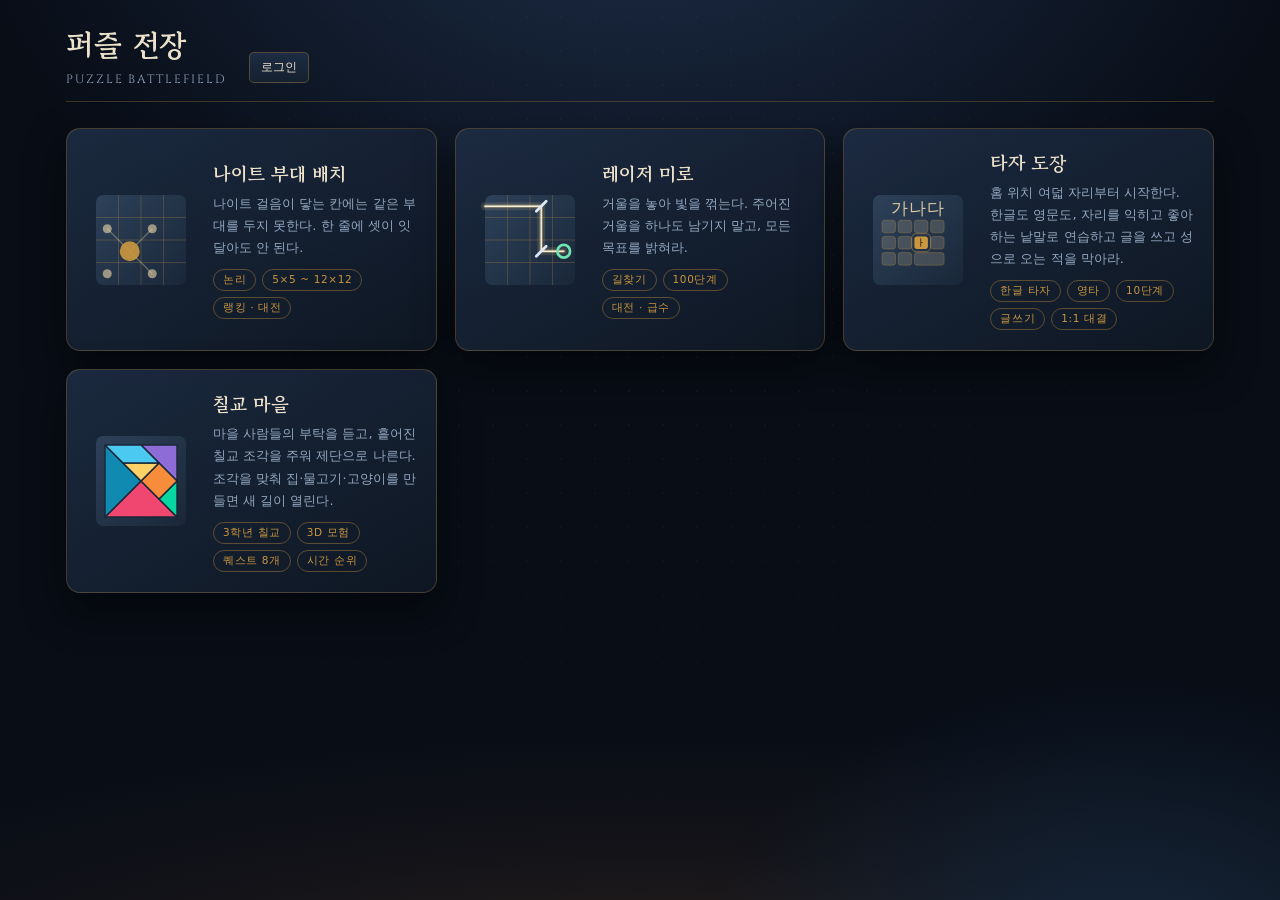
<file: index.html>
<!DOCTYPE html>
<html lang="ko">
<head>
<meta charset="utf-8">
<meta name="viewport" content="width=device-width, initial-scale=1, viewport-fit=cover">
<title>퍼즐 전장 — 게임 고르기</title>
<link rel="preconnect" href="https://fonts.googleapis.com">
<link rel="preconnect" href="https://fonts.gstatic.com" crossorigin>
<link href="https://fonts.googleapis.com/css2?family=Cinzel:wght@600;700&family=Gowun+Batang:wght@400;700&display=swap" rel="stylesheet">
<link rel="stylesheet" href="css/theme.css">
<link rel="stylesheet" href="css/app.css">
<link rel="stylesheet" href="css/hub.css">
</head>
<body>
<div class="wrap">
  <header class="masthead">
    <div class="brand">
      <h1>퍼즐 전장</h1>
      <div class="sub">PUZZLE BATTLEFIELD</div>
    </div>
    <div class="account" id="account"></div>
  </header>

  <div class="hub">
    <a class="game-card" href="knight.html">
      <!-- 나이트 걸음이 닿는 칸을 그대로 그림으로 쓴다. 무슨 게임인지 한눈에 보이게. -->
      <svg class="game-art" viewBox="0 0 120 120" aria-hidden="true">
        <defs>
          <linearGradient id="kg" x1="0" y1="0" x2="1" y2="1">
            <stop offset="0" stop-color="#2d4159"/><stop offset="1" stop-color="#1a2739"/>
          </linearGradient>
        </defs>
        <rect x="10" y="10" width="100" height="100" rx="8" fill="url(#kg)"/>
        <g fill="none" stroke="rgba(201,151,63,.28)" stroke-width="1">
          <path d="M35 10v100M60 10v100M85 10v100M10 35h100M10 60h100M10 85h100"/>
        </g>
        <g stroke="rgba(255,231,178,.3)" stroke-width="1.5" fill="none">
          <path d="M47.5 72.5L72.5 47.5M47.5 72.5L22.5 47.5M47.5 72.5L72.5 97.5"/>
        </g>
        <circle cx="47.5" cy="72.5" r="11" fill="#c9973f" opacity=".92"/>
        <g fill="rgba(255,231,178,.55)">
          <circle cx="72.5" cy="47.5" r="5"/><circle cx="22.5" cy="47.5" r="5"/>
          <circle cx="72.5" cy="97.5" r="5"/><circle cx="22.5" cy="97.5" r="5"/>
        </g>
      </svg>
      <div class="game-text">
        <h2>나이트 부대 배치</h2>
        <p>나이트 걸음이 닿는 칸에는 같은 부대를 두지 못한다. 한 줄에 셋이 잇달아도 안 된다.</p>
        <div class="game-tags"><span>논리</span><span>5×5 ~ 12×12</span><span>랭킹 · 대전</span></div>
      </div>
    </a>

    <a class="game-card" href="laser.html">
      <svg class="game-art" viewBox="0 0 120 120" aria-hidden="true">
        <defs>
          <linearGradient id="lg" x1="0" y1="0" x2="1" y2="1">
            <stop offset="0" stop-color="#2d4159"/><stop offset="1" stop-color="#1a2739"/>
          </linearGradient>
        </defs>
        <rect x="10" y="10" width="100" height="100" rx="8" fill="url(#lg)"/>
        <g fill="none" stroke="rgba(201,151,63,.28)" stroke-width="1">
          <path d="M35 10v100M60 10v100M85 10v100M10 35h100M10 60h100M10 85h100"/>
        </g>
        <!-- 거울에 두 번 꺾여 목표로 들어가는 빛 -->
        <g fill="none" stroke-linecap="round">
          <path d="M10 22.5H72.5V72.5H97.5" stroke="#ffd98a" stroke-width="9" opacity=".12"/>
          <path d="M10 22.5H72.5V72.5H97.5" stroke="#ffd98a" stroke-width="4" opacity=".3"/>
          <path d="M10 22.5H72.5V72.5H97.5" stroke="#fff6df" stroke-width="1.6" opacity=".95"/>
        </g>
        <g stroke="#dfe9f5" stroke-width="3" stroke-linecap="round">
          <path d="M67 28l11-11"/><path d="M67 78l11-11"/>
        </g>
        <circle cx="97.5" cy="72.5" r="7" fill="none" stroke="#6fe3b0" stroke-width="3"/>
      </svg>
      <div class="game-text">
        <h2>레이저 미로</h2>
        <p>거울을 놓아 빛을 꺾는다. 주어진 거울을 하나도 남기지 말고, 모든 목표를 밝혀라.</p>
        <div class="game-tags"><span>길찾기</span><span>100단계</span><span>대전 · 급수</span></div>
      </div>
    </a>

    <a class="game-card" href="type.html">
      <svg class="game-art" viewBox="0 0 120 120" aria-hidden="true">
        <defs>
          <linearGradient id="tg" x1="0" y1="0" x2="1" y2="1">
            <stop offset="0" stop-color="#2d4159"/><stop offset="1" stop-color="#1a2739"/>
          </linearGradient>
        </defs>
        <rect x="10" y="10" width="100" height="100" rx="8" fill="url(#tg)"/>
        <!-- 자판 석 줄. 가운데 줄 두 자리는 검지가 놓이는 홈 위치라 밝게 둔다. -->
        <g fill="rgba(255,231,178,.16)" stroke="rgba(201,151,63,.32)">
          <rect x="20" y="38" width="15" height="14" rx="3"/><rect x="38" y="38" width="15" height="14" rx="3"/>
          <rect x="56" y="38" width="15" height="14" rx="3"/><rect x="74" y="38" width="15" height="14" rx="3"/>
          <rect x="20" y="56" width="15" height="14" rx="3"/><rect x="38" y="56" width="15" height="14" rx="3"/>
          <rect x="74" y="56" width="15" height="14" rx="3"/>
          <rect x="20" y="74" width="15" height="14" rx="3"/><rect x="38" y="74" width="15" height="14" rx="3"/>
          <rect x="56" y="74" width="33" height="14" rx="3"/>
        </g>
        <rect x="56" y="56" width="15" height="14" rx="3" fill="#c9973f"/>
        <rect x="53" y="53" width="21" height="20" rx="5" fill="none" stroke="rgba(201,151,63,.55)"/>
        <text x="63.5" y="67" font-size="11" text-anchor="middle" fill="#1a1206" font-family="serif">ㅏ</text>
        <text x="60" y="31" font-size="19" text-anchor="middle" fill="rgba(255,231,178,.82)" font-family="serif" letter-spacing="1">가나다</text>
      </svg>
      <div class="game-text">
        <h2>타자 도장</h2>
        <p>홈 위치 여덟 자리부터 시작한다. 한글도 영문도, 자리를 익히고 좋아하는 낱말로 연습하고 글을 쓰고 성으로 오는 적을 막아라.</p>
        <div class="game-tags"><span>한글 타자</span><span>영타</span><span>10단계</span><span>글쓰기</span><span>1:1 대결</span></div>
      </div>
    </a>

    <a class="game-card" href="tangram.html">
      <!-- 일곱 조각 큰 정사각형 — 4번 퀘스트의 틀을 그대로 그린다 (한 변 4 → 80px) -->
      <svg class="game-art" viewBox="0 0 120 120" aria-hidden="true">
        <defs>
          <linearGradient id="cg" x1="0" y1="0" x2="1" y2="1">
            <stop offset="0" stop-color="#2d4159"/><stop offset="1" stop-color="#1a2739"/>
          </linearGradient>
        </defs>
        <rect x="10" y="10" width="100" height="100" rx="8" fill="url(#cg)"/>
        <g transform="translate(20 100) scale(20 -20)" stroke="#1a2739" stroke-width=".08" stroke-linejoin="round">
          <path d="M0 0H4L2 2Z" fill="#ef476f"/>
          <path d="M0 0L2 2L0 4Z" fill="#118ab2"/>
          <path d="M4 2V4H2Z" fill="#8e6cd8"/>
          <path d="M4 0V2L3 1Z" fill="#06d6a0"/>
          <path d="M3 1L4 2L3 3L2 2Z" fill="#f78c3b"/>
          <path d="M2 2L3 3H1Z" fill="#ffd166"/>
          <path d="M1 3H3L2 4H0Z" fill="#4cc9f0"/>
        </g>
      </svg>
      <div class="game-text">
        <h2>칠교 마을</h2>
        <p>마을 사람들의 부탁을 듣고, 흩어진 칠교 조각을 주워 제단으로 나른다. 조각을 맞춰 집·물고기·고양이를 만들면 새 길이 열린다.</p>
        <div class="game-tags"><span>3학년 칠교</span><span>3D 모험</span><span>퀘스트 8개</span><span>시간 순위</span></div>
      </div>
    </a>
  </div>
</div>

<div class="toast" id="toast" role="status" aria-live="polite"></div>
<div class="veil" id="veil"><div class="card" id="card"></div></div>

<script type="module" src="js/hub.js"></script>
</body>
</html>
</file>
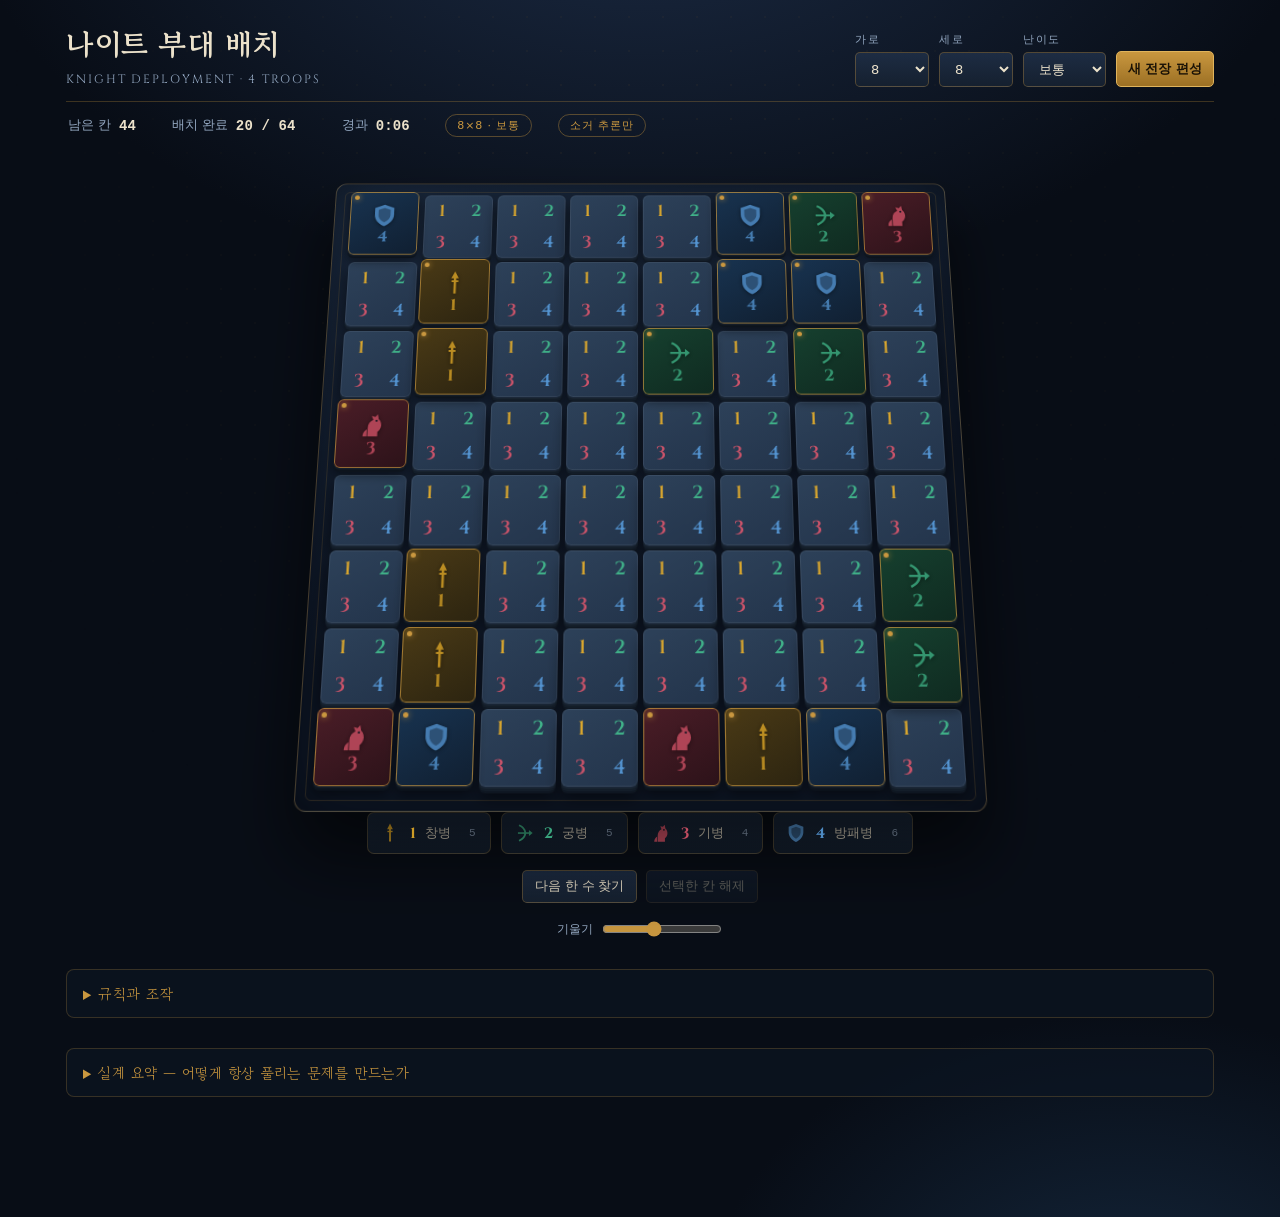
<file: knight-troop-puzzle.html>
<!DOCTYPE html>
<html lang="ko">
<head>
<meta charset="utf-8">
<meta name="viewport" content="width=device-width, initial-scale=1, viewport-fit=cover">
<title>나이트 부대 배치 — 전장 퍼즐</title>
<link rel="preconnect" href="https://fonts.googleapis.com">
<link rel="preconnect" href="https://fonts.gstatic.com" crossorigin>
<link href="https://fonts.googleapis.com/css2?family=Cinzel:wght@600;700&family=Gowun+Batang:wght@400;700&display=swap" rel="stylesheet">
<style>
:root{
  --void:#080d16;
  --deep:#0e1726;
  --table:#17243a;
  --plinth:#101b2c;
  --stone-1:#23344b;
  --stone-2:#2d4159;
  --stone-edge:#0a1220;
  --brass:#c9973f;
  --brass-lo:#8a6524;
  --parch:#ece2cb;
  --mist:#93a7c0;
  --u1:#f0b429; --u2:#43bf8f; --u3:#e0576d; --u4:#5a9fe0;
  --cell:52px; --gap:5px; --depth:0px;
  --display:"Gowun Batang","Nanum Myeongjo",Georgia,serif;
  --latin:"Cinzel",Georgia,serif;
  --body:"Apple SD Gothic Neo","Malgun Gothic","Noto Sans KR",system-ui,sans-serif;
  --mono:ui-monospace,SFMono-Regular,"SF Mono",Menlo,Consolas,"Liberation Mono",monospace;
}
*{box-sizing:border-box}
html,body{margin:0;padding:0}
body{
  min-height:100vh; background:
    radial-gradient(1100px 700px at 50% -12%, #1c2c46 0%, transparent 62%),
    radial-gradient(700px 500px at 88% 108%, #14263b 0%, transparent 60%),
    var(--void);
  color:var(--parch); font-family:var(--body); -webkit-font-smoothing:antialiased;
  overflow-x:hidden;
}
body::before{
  content:""; position:fixed; inset:0; pointer-events:none; opacity:.5;
  background-image:radial-gradient(rgba(201,151,63,.14) 1px, transparent 1px);
  background-size:34px 34px; mask-image:radial-gradient(circle at 50% 30%, #000 0%, transparent 78%);
}
.wrap{position:relative; max-width:1180px; margin:0 auto; padding:22px 16px 120px}

/* ── 머리말 ── */
.masthead{display:flex; flex-wrap:wrap; align-items:flex-end; gap:14px 22px; border-bottom:1px solid rgba(201,151,63,.28); padding-bottom:14px}
.brand h1{
  font-family:var(--display); font-weight:700; font-size:clamp(21px,3.4vw,30px);
  margin:0; letter-spacing:.02em; color:var(--parch);
}
.brand .sub{font-size:12px; color:var(--mist); letter-spacing:.16em; margin-top:5px; font-family:var(--latin)}
.setup{display:flex; flex-wrap:wrap; gap:10px; margin-left:auto; align-items:flex-end}
.field{display:flex; flex-direction:column; gap:5px}
.field label{font-size:10.5px; letter-spacing:.16em; color:var(--mist)}
select,.btn{
  font-family:var(--body); font-size:13px; color:var(--parch);
  background:linear-gradient(#1d2c43,#15202f); border:1px solid rgba(201,151,63,.34);
  padding:8px 11px; border-radius:5px; cursor:pointer; transition:.16s;
}
select{min-width:74px}
.btn:hover,select:hover{border-color:var(--brass); background:linear-gradient(#26374f,#182437)}
.btn.primary{background:linear-gradient(#c9973f,#9c7024); color:#1a1206; border-color:#e0b45c; font-weight:700}
.btn.primary:hover{background:linear-gradient(#dda94f,#a87b28)}
.btn[disabled]{opacity:.32; pointer-events:none}
.btn:focus-visible,select:focus-visible,.tile:focus-visible{outline:2px solid var(--brass); outline-offset:2px}

/* ── 상태 표시줄 ── */
.status{display:flex; flex-wrap:wrap; gap:8px 26px; align-items:center; padding:12px 2px 0; font-size:12.5px; color:var(--mist)}
.status>span{display:inline-flex; align-items:center; white-space:nowrap}
/* 숫자는 고정폭 서체 + 최소 너비로 잡아 초가 바뀌어도 뒤 항목이 밀리지 않게 한다 */
.status b{font-family:var(--mono); font-size:14px; color:var(--parch); font-weight:700; margin-left:8px;
  font-variant-numeric:tabular-nums; display:inline-block; text-align:left; letter-spacing:.01em}
#stLeft{min-width:3.2ch} #stFill{min-width:9.5ch} #stTime{min-width:5.2ch}
.tag{border:1px solid rgba(201,151,63,.4); border-radius:99px; padding:3px 11px; font-size:11px; color:var(--brass); letter-spacing:.08em}

/* ── 전장(3D) ── */
.stage{perspective:1500px; perspective-origin:50% 42%; padding:30px 0 8px; display:flex; justify-content:center}
.board{position:relative; transform:rotateX(var(--tilt,18deg)); transform-style:preserve-3d; transition:transform .25s ease-out}
.plinth{
  position:absolute; inset:-22px; border-radius:12px; transform:translateZ(-16px);
  background:linear-gradient(160deg,#1b2b42,#0d1626 60%); border:1px solid rgba(201,151,63,.3);
  box-shadow:0 40px 70px rgba(0,0,0,.62), inset 0 0 60px rgba(0,0,0,.5);
}
.plinth::after{content:""; position:absolute; inset:9px; border:1px solid rgba(201,151,63,.16); border-radius:6px}
.grid{display:grid; gap:var(--gap); transform-style:preserve-3d; position:relative}

.tile{position:relative; width:var(--cell); height:var(--cell); transform-style:preserve-3d; border:0; padding:0; background:none; cursor:pointer}
.face{
  position:absolute; inset:0; border-radius:6px; transform:translateZ(calc(var(--z,0px) + var(--zh,0px)));
  transition:transform .18s cubic-bezier(.2,.8,.3,1), box-shadow .18s, background .18s;
  background:linear-gradient(150deg,var(--stone-2),var(--stone-1));
  box-shadow:0 1px 0 #1a2637,0 2px 0 #18232f,0 4px 0 #131d29,0 6px 0 #0e1621,0 10px 16px rgba(0,0,0,.55);
  display:flex; align-items:center; justify-content:center; overflow:hidden;
}
.face::after{content:""; position:absolute; inset:0; border-radius:6px; border:1px solid rgba(255,255,255,.07); pointer-events:none}
.tile:hover .face{--zh:8px}
.tile.sel .face{box-shadow:0 1px 0 #1a2637,0 4px 0 #131d29,0 8px 0 #0e1621,0 14px 22px rgba(0,0,0,.6),0 0 0 2px var(--brass),0 0 26px rgba(201,151,63,.55); --z:10px}
.tile.link .face{background:linear-gradient(150deg,#3a4a64,#2a3a52)}
.tile.link .face::after{border-color:rgba(201,151,63,.55)}
.tile.bad .face{box-shadow:0 4px 0 #2a0d14,0 8px 0 #1c0910,0 14px 22px rgba(0,0,0,.6),0 0 0 2px #e0576d,0 0 24px rgba(224,87,109,.5)}

/* 배치된 부대 */
.unit{display:none; flex-direction:column; align-items:center; justify-content:center; gap:1px; line-height:1}
.tile.filled .unit{display:flex}
.tile.filled .cands{display:none}
.tile.filled .face{--z:22px}
.tile.v1{--uc:var(--u1)} .tile.v2{--uc:var(--u2)} .tile.v3{--uc:var(--u3)} .tile.v4{--uc:var(--u4)}
/* 처음부터 주어진 부대 — 판에 낮게 박힌 놋쇠 명판 */
.tile.given .face{--z:8px; background:linear-gradient(150deg,#1d2937,#111a26);
  box-shadow:0 1px 0 #16202c,0 2px 0 #111923,0 4px 0 #0c131c,0 7px 12px rgba(0,0,0,.5)}
.tile.given .face::after{border:1.5px solid rgba(201,151,63,.75)}
.tile.given .face::before{content:""; position:absolute; top:4px; left:4px; width:5px; height:5px;
  border-radius:50%; background:var(--brass); box-shadow:0 0 6px rgba(201,151,63,.9); z-index:2}
.tile.given .unit{opacity:.7; filter:saturate(.6)}
/* 내가 확정한 부대 — 높이 솟아 부대색으로 빛나는 타일 */
.tile.placed .face{--z:26px;
  box-shadow:0 2px 0 #16202c,0 5px 0 #0f1721,0 9px 0 #0a1119,0 18px 28px rgba(0,0,0,.6),0 0 24px -4px var(--uc)}
.tile.placed .face::after{border:1.5px solid var(--uc)}
.tile.placed .unit{filter:drop-shadow(0 0 8px var(--uc))}
.unit svg{width:calc(var(--cell) * .42); height:calc(var(--cell) * .42); fill:currentColor; filter:drop-shadow(0 1px 2px rgba(0,0,0,.6))}
.unit .num{font-family:var(--latin); font-weight:700; font-size:calc(var(--cell) * .24); font-variant-numeric:tabular-nums}
.tile.v1 .unit{color:var(--u1)} .tile.v2 .unit{color:var(--u2)}
.tile.v3 .unit{color:var(--u3)} .tile.v4 .unit{color:var(--u4)}
.tile.filled.v1 .face{background:linear-gradient(150deg,#4a3a16,#2c2410)}
.tile.filled.v2 .face{background:linear-gradient(150deg,#16402f,#0f2a20)}
.tile.filled.v3 .face{background:linear-gradient(150deg,#4a1d27,#2c1219)}
.tile.filled.v4 .face{background:linear-gradient(150deg,#183350,#101f31)}
.tile.given .face::after{border:1px solid rgba(201,151,63,.7)}
.tile.given .unit{filter:none}

/* 후보 표시 */
.cands{display:grid; grid-template-columns:1fr 1fr; grid-template-rows:1fr 1fr; width:100%; height:100%}
.c{
  display:flex; align-items:center; justify-content:center; cursor:pointer;
  font-family:var(--latin); font-weight:600; font-size:calc(var(--cell) * .26);
  color:var(--mist); opacity:.9; transition:.14s; border-radius:3px;
}
.c:hover{background:rgba(255,255,255,.08)}
.c.v1{color:var(--u1)} .c.v2{color:var(--u2)} .c.v3{color:var(--u3)} .c.v4{color:var(--u4)}
.c.off{opacity:.13; text-decoration:line-through}
.c.only{font-size:calc(var(--cell) * .34); text-shadow:0 0 12px currentColor}

/* ── 부대 팔레트 ── */
.deck{display:flex; flex-wrap:wrap; gap:10px; justify-content:center; margin-top:26px}
.troop{
  display:flex; align-items:center; gap:9px; padding:9px 14px 9px 11px; border-radius:7px; cursor:pointer;
  background:linear-gradient(#1c2b40,#131e2d); border:1px solid rgba(201,151,63,.3); color:var(--parch);
  font-family:var(--body); font-size:13px; transition:.16s;
}
.troop svg{width:22px; height:22px; fill:currentColor}
.troop .k{font-family:var(--latin); font-weight:700; font-size:15px; opacity:.85}
.troop .left{font-size:11px; color:var(--mist); font-family:var(--mono); font-variant-numeric:tabular-nums;
  min-width:2.4ch; text-align:right; display:inline-block}
.troop[data-v="1"]{color:var(--u1)} .troop[data-v="2"]{color:var(--u2)}
.troop[data-v="3"]{color:var(--u3)} .troop[data-v="4"]{color:var(--u4)}
.troop:hover{transform:translateY(-2px); border-color:currentColor; box-shadow:0 8px 20px rgba(0,0,0,.45)}
.troop.on{border-color:currentColor; box-shadow:0 0 0 1px currentColor,0 0 22px -6px currentColor}
.troop .nm{color:var(--parch)}

/* ── 도구 ── */
.tools{display:flex; flex-wrap:wrap; gap:9px; justify-content:center; align-items:center; margin-top:16px}
.tools .btn{font-size:12.5px; padding:7px 12px}
.switches{display:flex; flex-wrap:wrap; gap:8px 18px; justify-content:center; margin-top:16px; font-size:12px; color:var(--mist)}
.switches label{display:flex; align-items:center; gap:7px; cursor:pointer}
input[type=range]{accent-color:var(--brass); width:120px}

/* ── 안내/설계 ── */
details{margin-top:30px; border:1px solid rgba(201,151,63,.24); border-radius:8px; background:rgba(13,22,36,.6)}
summary{cursor:pointer; padding:13px 16px; font-family:var(--display); font-size:14.5px; color:var(--brass); letter-spacing:.03em}
.doc{padding:2px 20px 20px; font-size:13px; line-height:1.85; color:#c6d3e3}
.doc h3{font-family:var(--display); color:var(--parch); font-size:14px; margin:18px 0 6px; letter-spacing:.03em}
.doc code{background:rgba(201,151,63,.12); padding:1px 5px; border-radius:3px; font-size:12px; color:var(--brass)}
.doc ul{margin:6px 0; padding-left:19px} .doc li{margin:3px 0}

.note{
  max-width:760px; margin:16px auto 0; padding:13px 17px; border-radius:8px; font-size:13px; line-height:1.75;
  background:rgba(20,32,50,.72); border:1px solid rgba(201,151,63,.34); color:#d6e0ee;
}
.note b{color:var(--brass)} .note .k{font-family:var(--latin); font-weight:700}
.note ul{margin:7px 0 0; padding-left:18px} .note li{margin:2px 0}
.tile.pick .face{box-shadow:0 4px 0 #131d29,0 8px 0 #0e1621,0 16px 24px rgba(0,0,0,.6),0 0 0 2px var(--parch),0 0 30px rgba(236,226,203,.6); --z:16px}
.tile.why .face{box-shadow:0 4px 0 #131d29,0 8px 0 #0e1621,0 14px 22px rgba(0,0,0,.6),0 0 0 2px var(--brass),0 0 22px rgba(201,151,63,.5)}
.toast{
  position:fixed; left:50%; bottom:26px; transform:translateX(-50%) translateY(14px);
  background:linear-gradient(#1d2c43,#121d2c); border:1px solid rgba(201,151,63,.5); color:var(--parch);
  padding:11px 18px; border-radius:7px; font-size:13px; opacity:0; pointer-events:none; transition:.3s; z-index:40;
  box-shadow:0 14px 34px rgba(0,0,0,.55); max-width:90vw; text-align:center;
}
.toast.show{opacity:1; transform:translateX(-50%) translateY(0)}

.veil{position:fixed; inset:0; background:rgba(5,9,16,.82); display:none; align-items:center; justify-content:center; z-index:50; backdrop-filter:blur(4px)}
.veil.show{display:flex}
.card{
  background:linear-gradient(160deg,#1b2b42,#0d1626); border:1px solid rgba(201,151,63,.5); border-radius:12px;
  padding:34px 38px; text-align:center; max-width:min(440px,90vw); box-shadow:0 30px 70px rgba(0,0,0,.7);
}
.card h2{font-family:var(--display); color:var(--brass); margin:0 0 6px; font-size:24px}
.card p{color:var(--mist); font-size:13.5px; margin:6px 0 20px; line-height:1.8}
.card .stats{display:flex; gap:22px; justify-content:center; margin:16px 0 22px}
.card .stat{font-size:11px; color:var(--mist); letter-spacing:.1em}
.card .stat b{display:block; font-family:var(--latin); font-size:23px; color:var(--parch); margin-top:5px; font-variant-numeric:tabular-nums}
.spin{width:34px; height:34px; border:2px solid rgba(201,151,63,.25); border-top-color:var(--brass); border-radius:50%; animation:sp .8s linear infinite; margin:0 auto 14px}
@keyframes sp{to{transform:rotate(360deg)}}
@keyframes rise{0%{transform:translateZ(0)}50%{transform:translateZ(44px)}100%{transform:translateZ(22px)}}
.tile.cheer .face{animation:rise .7s ease-out}
@media (prefers-reduced-motion:reduce){*{animation-duration:.01ms !important; transition-duration:.01ms !important}}
@media (max-width:620px){
  .setup{margin-left:0; width:100%}
  .stage{perspective:900px; padding:18px 0 4px}
  .troop .nm{display:none}
  .wrap{padding-bottom:90px}
}
</style>
</head>
<body>
<svg width="0" height="0" style="position:absolute" aria-hidden="true"><defs>
  <symbol id="u1" viewBox="0 0 24 24"><path d="M12 1.6l3.1 6.2h-2.1v13.4h-2V7.8H8.9L12 1.6z"/><path d="M9.2 9.6h5.6v1.5H9.2z"/></symbol>
  <symbol id="u2" viewBox="0 0 24 24"><path d="M7 2.6c4.6 2 7.4 5.5 7.4 9.4S11.6 19.4 7 21.4l-.8-1.8c3.9-1.7 6.2-4.5 6.2-7.6S10.1 6.1 6.2 4.4L7 2.6z"/><path d="M5.4 11.2h13.2v1.7H5.4z"/><path d="M17.4 8.6l4 3.4-4 3.4z"/></symbol>
  <symbol id="u3" viewBox="0 0 24 24"><path d="M8.4 21.6v-6.9c0-3.4 1.6-5.6 4.2-6.9l-1.4-3.2 2.9.7 1.9-2.2.8 4c2 1.8 2.6 4.4 2.1 6.6-.4 1.8-1.4 3.2-2.6 4v3.9H8.4z"/><circle cx="15.2" cy="8.6" r=".9" fill="#0e1726"/><path d="M4.6 21.6c0-2.6 1.2-4.6 3.2-5.9v5.9H4.6z"/></symbol>
  <symbol id="u4" viewBox="0 0 24 24"><path d="M12 2.2l8 2.9v6.2c0 4.7-3.4 8.6-8 10.5-4.6-1.9-8-5.8-8-10.5V5.1l8-2.9z"/><path d="M12 5.2l5 1.8v4.3c0 3-2.1 5.6-5 7-2.9-1.4-5-4-5-7V7l5-1.8z" fill="#0e1726" opacity=".45"/></symbol>
</defs></svg>

<div class="wrap">
  <header class="masthead">
    <div class="brand">
      <h1>나이트 부대 배치</h1>
      <div class="sub">KNIGHT DEPLOYMENT · 4 TROOPS</div>
    </div>
    <div class="setup">
      <div class="field"><label for="selW">가로</label><select id="selW"></select></div>
      <div class="field"><label for="selH">세로</label><select id="selH"></select></div>
      <div class="field"><label for="selL">난이도</label>
        <select id="selL"><option value="1">쉬움</option><option value="2" selected>보통</option><option value="3">어려움</option></select>
      </div>
      <button class="btn primary" id="btnNew">새 전장 편성</button>
    </div>
  </header>

  <div class="status">
    <span>남은 칸<b id="stLeft">0</b></span>
    <span>배치 완료<b id="stFill">0</b></span>
    <span>경과<b id="stTime">0:00</b></span>
    <span class="tag" id="stGrade">보통</span>
    <span class="tag" id="stMode">소거 추론만</span>
  </div>

  <div class="stage">
    <div class="board" id="board">
      <div class="plinth"></div>
      <div class="grid" id="grid" tabindex="0" role="grid" aria-label="전장 판"></div>
        </div>
  </div>

  <div class="deck" id="deck"></div>

  <div class="tools">
    <button class="btn" id="btnNext">다음 한 수 찾기</button>
    <button class="btn" id="btnRelease" disabled>선택한 칸 해제</button>
  </div>

  <div class="note" id="note" hidden></div>

  <div class="switches">
    <label>기울기 <input type="range" id="optTilt" min="0" max="42" value="18"></label>
  </div>

  <details>
    <summary>규칙과 조작</summary>
    <div class="doc">
      <h3>규칙</h3>
      <ul>
        <li>모든 칸에 1~4번 부대 중 하나가 배치된다.</li>
        <li>나이트 이동(직선 한 칸 + 이어서 대각선 한 칸)으로 닿는 두 칸에는 같은 부대를 둘 수 없다.</li>
        <li>가로·세로·대각선 어느 방향으로도 같은 부대가 3칸 연속으로 늘어설 수 없다.</li>
      </ul>
      <h3>조작</h3>
      <ul>
        <li>처음에는 모든 빈 칸에 1·2·3·4가 그대로 적혀 있다. 작은 숫자를 누르면 그 후보가 지워지고, 다시 누르면 되살아난다.</li>
        <li>후보가 하나만 남았을 때 그 숫자를 누르면 지워지는 대신 그 부대가 배치된다. 칸을 고르고 <code>1</code>~<code>4</code> 키나 아래 부대 버튼을 눌러도 된다.</li>
        <li><b>어떤 부대든 놓을 수 있다.</b> 판단은 전적으로 당신 몫이고, 게임은 정답을 미리 알려 주지 않는다. 다만 세 규칙 중 하나를 실제로 어기는 배치는 그 칸이 붉게 표시된다.</li>
        <li>한 번 확정한 칸은 눌러도 풀리지 않는다. 되돌리려면 그 칸을 고른 뒤 <b>선택한 칸 해제</b>를 누른다(<code>Backspace</code>도 같은 동작).</li>
        <li><b>다음 한 수 찾기</b>는 지금 상태에서 소거만으로 확정되는 칸이 몇 개인지 세어 알려준다. 한 번 더 누르면 어떤 부대가 왜 지워지는지 근거 칸까지 짚어 준다.</li>
        <li>처음부터 주어진 부대는 놋쇠 점이 찍힌 낮은 명판으로, 내가 확정한 부대는 부대색으로 빛나며 높이 솟은 타일로 표시된다.</li>
        <li>칸을 고르면 나이트가 닿는 칸이 함께 밝아진다. 방향키로 칸을 옮길 수 있다.</li>
      </ul>
      <h3>진행 저장</h3>
      <ul><li>배치와 후보 표시는 자동 저장되어, 다시 열면 그대로 이어서 풀 수 있다.</li></ul>
    </div>
  </details>

  <details>
    <summary>설계 요약 — 어떻게 항상 풀리는 문제를 만드는가</summary>
    <div class="doc">
      <h3>1. 정답지 생성</h3>
      <ul>
        <li>후보 비트마스크(1~4 → 4비트) 위에서 제약 전파 + MRV 백트래킹으로 무작위 정답지를 만든다.</li>
        <li>탐색이 예산을 넘기면 <code>값(r,c) = perm[2·g(r) + h(c)]</code> 패턴으로 폴백한다. <code>g(r)≠g(r+2)</code>, <code>h(c)≠h(c+2)</code>이면 나이트 이동은 항상 두 비트 중 하나를 뒤집고, 같은 값 덩어리는 최대 2연속이므로 어떤 크기에서도 세 규칙을 모두 만족한다. 즉 정답지가 없는 판 크기는 존재하지 않는다.</li>
      </ul>
      <h3>2. 논리 솔버 (난이도의 정의)</h3>
      <ul>
        <li><b>1단계</b> 확정 칸으로부터의 소거 — 나이트 이웃에서 그 값 제거, 3연속 트리플에서 두 칸이 같은 값이면 나머지 칸에서 그 값 제거. 후보가 하나 남으면 확정.</li>
        <li><b>2단계</b> 후보가 2개인 칸에 값을 가정해 전파했을 때 모순이 나면 그 후보를 제거.</li>
        <li><b>3단계</b> 모든 칸으로 가정 범위를 넓히고, 두 갈래 모두에서 공통으로 나오는 결론을 채택.</li>
      </ul>
      <h3>3. 출제</h3>
      <ul>
        <li>정답지에서 칸을 무작위 순서로 지우되, <b>지운 뒤에도 해당 난이도의 논리 솔버가 끝까지 푸는 경우에만</b> 지운 상태를 유지한다. 논리만으로 완주된다는 것은 해가 유일하다는 뜻이므로, 유일해와 풀이 가능성이 동시에 보장된다.</li>
        <li><b>쉬움과 보통은 1단계 소거 추론만으로 끝까지 풀리도록 출제한다.</b> 어느 시점에도 후보 3개가 직접 지워지는 칸이 반드시 존재하므로, 값을 가정해 보는 단계가 필요 없다. 두 난이도의 차이는 힌트 양이다 — 쉬움 50%, 보통 32%. 상단 태그에 <code>소거 추론만</code>으로 표시된다.</li>
        <li>어려움만 2단계(한 칸에 값을 가정해 전파했을 때 모순이면 그 후보를 제거)를 허용하고 힌트 하한을 두지 않는다. 상단 태그에 <code>가정 추론 필요</code>로 표시된다.</li>
      </ul>
    </div>
  </details>
</div>

<div class="toast" id="toast"></div>
<div class="veil" id="veil"><div class="card" id="card"></div></div>

<script>
/* ===== 나이트 부대 배치 퍼즐 — 핵심 로직 =====
   값 1..4 를 비트마스크로 표현: v -> 1<<(v-1), FULL = 15
   규칙 R1: 각 칸은 1~4 중 하나
   규칙 R2: 나이트 이동(±1,±2)/(±2,±1)으로 연결된 두 칸은 값이 다름
   규칙 R3: 가로/세로/대각선/반대각선 방향 연속 3칸이 모두 같으면 안 됨
*/
const KP = (function () {
  const FULL = 15;
  const POP = new Uint8Array(16);
  const SVAL = new Int8Array(16);
  for (let m = 0; m < 16; m++) {
    let p = 0, last = 0;
    for (let v = 1; v <= 4; v++) if (m & (1 << (v - 1))) { p++; last = v; }
    POP[m] = p;
    SVAL[m] = p === 1 ? last : 0;
  }
  const bit = (v) => 1 << (v - 1);

  // ---- 난수 (시드 고정 가능) ----
  function mulberry32(a) {
    return function () {
      a |= 0; a = (a + 0x6D2B79F5) | 0;
      let t = Math.imul(a ^ (a >>> 15), 1 | a);
      t = (t + Math.imul(t ^ (t >>> 7), 61 | t)) ^ t;
      return ((t ^ (t >>> 14)) >>> 0) / 4294967296;
    };
  }
  function shuffle(arr, rnd) {
    for (let i = arr.length - 1; i > 0; i--) {
      const j = (rnd() * (i + 1)) | 0;
      const t = arr[i]; arr[i] = arr[j]; arr[j] = t;
    }
    return arr;
  }

  // ---- 판 구조(나이트 이웃 / 3연속 트리플) ----
  const KDIR = [[1, 2], [2, 1], [-1, 2], [-2, 1], [1, -2], [2, -1], [-1, -2], [-2, -1]];
  const TDIR = [[0, 1], [1, 0], [1, 1], [1, -1]];

  function buildGeom(W, H) {
    const N = W * H;
    const knight = [], cellTriples = [], triples = [];
    for (let i = 0; i < N; i++) { knight.push([]); cellTriples.push([]); }
    for (let r = 0; r < H; r++) for (let c = 0; c < W; c++) {
      const i = r * W + c;
      for (const [dr, dc] of KDIR) {
        const nr = r + dr, nc = c + dc;
        if (nr >= 0 && nr < H && nc >= 0 && nc < W) knight[i].push(nr * W + nc);
      }
      for (const [dr, dc] of TDIR) {
        const r2 = r + 2 * dr, c2 = c + 2 * dc;
        if (r2 < 0 || r2 >= H || c2 < 0 || c2 >= W) continue;
        const t = [i, (r + dr) * W + (c + dc), r2 * W + c2];
        const ti = triples.length;
        triples.push(t);
        for (const x of t) cellTriples[x].push(ti);
      }
    }
    return { W, H, N, knight, triples, cellTriples };
  }

  // ---- 제약 전파 ----
  function pruneTriple(cand, t, stack) {
    for (let p = 0; p < 3; p++) {
      const a = t[p], b = t[(p + 1) % 3], c = t[(p + 2) % 3];
      const ma = cand[a];
      if (POP[ma] === 1 && ma === cand[b] && (cand[c] & ma)) {
        cand[c] &= ~ma;
        if (!cand[c]) return false;
        stack.push(c);
      }
    }
    return true;
  }

  function propagate(g, cand, stack) {
    while (stack.length) {
      const i = stack.pop();
      const m = cand[i];
      if (m === 0) return false;
      if (POP[m] === 1) {
        const kn = g.knight[i];
        for (let k = 0; k < kn.length; k++) {
          const j = kn[k];
          if (cand[j] & m) {
            cand[j] &= ~m;
            if (!cand[j]) return false;
            stack.push(j);
          }
        }
      }
      const ct = g.cellTriples[i];
      for (let k = 0; k < ct.length; k++) {
        if (!pruneTriple(cand, g.triples[ct[k]], stack)) return false;
      }
    }
    return true;
  }

  function allFixed(g, cand) {
    for (let i = 0; i < g.N; i++) if (POP[cand[i]] !== 1) return false;
    return true;
  }

  // ---- 완전 탐색(정답지 생성) ----
  function dfs(g, cand, rnd, st) {
    if (++st.nodes > st.limit) { st.abort = true; return null; }
    let best = -1, bp = 9;
    for (let k = 0; k < g.N; k++) {
      const i = st.order[k], p = POP[cand[i]];
      if (p > 1 && p < bp) { bp = p; best = i; if (p === 2) break; }
    }
    if (best < 0) return cand;
    const vals = [];
    for (let v = 1; v <= 4; v++) if (cand[best] & bit(v)) vals.push(v);
    shuffle(vals, rnd);
    for (const v of vals) {
      const c2 = cand.slice();
      c2[best] = bit(v);
      if (propagate(g, c2, [best])) {
        const r = dfs(g, c2, rnd, st);
        if (r) return r;
      }
      if (st.abort) return null;
    }
    return null;
  }

  // ---- 폴백 정답지: 행 패턴 × 열 패턴 (항상 R1~R3 만족) ----
  function patternSolution(g, rnd) {
    const { W, H } = g;
    const gr = new Uint8Array(H), hc = new Uint8Array(W);
    const s0 = rnd() < 0.5 ? 0 : 1, s1 = rnd() < 0.5 ? 0 : 1;
    const t0 = rnd() < 0.5 ? 0 : 1, t1 = rnd() < 0.5 ? 0 : 1;
    for (let r = 0; r < H; r++) gr[r] = (((r % 2) ? s1 : s0) + ((r / 2) | 0)) % 2;
    for (let c = 0; c < W; c++) hc[c] = (((c % 2) ? t1 : t0) + ((c / 2) | 0)) % 2;
    const perm = shuffle([1, 2, 3, 4], rnd);
    const sol = new Int8Array(g.N);
    for (let r = 0; r < H; r++) for (let c = 0; c < W; c++) sol[r * W + c] = perm[2 * gr[r] + hc[c]];
    return sol;
  }

  function makeSolution(g, rnd, limit) {
    for (let attempt = 0; attempt < 3; attempt++) {
      const cand = new Int8Array(g.N).fill(FULL);
      const stack = [];
      for (let i = 0; i < g.N; i++) stack.push(i);
      if (!propagate(g, cand, stack)) break;
      const order = shuffle(Array.from({ length: g.N }, (_, i) => i), rnd);
      const st = { nodes: 0, limit: limit || 120000, abort: false, order };
      const res = dfs(g, cand, rnd, st);
      if (res) {
        const sol = new Int8Array(g.N);
        for (let i = 0; i < g.N; i++) sol[i] = SVAL[res[i]];
        return { sol, byPattern: false };
      }
    }
    return { sol: patternSolution(g, rnd), byPattern: true };
  }

  // ---- 논리 솔버 ----
  // level 1: 확정칸 소거만 (단일 후보 확정)
  // level 2: + 깊이1 가정 소거(후보 2개 칸 한정)
  // level 3: + 깊이1 가정 소거(모든 칸) + 두 갈래 공통결론(교집합) 추론
  function logicSolve(g, puzzle, level, deadline) {
    const cand = new Int8Array(g.N).fill(FULL);
    const stack = [];
    for (let i = 0; i < g.N; i++) {
      if (puzzle[i]) cand[i] = bit(puzzle[i]);
      stack.push(i);
    }
    if (!propagate(g, cand, stack)) return null;

    for (;;) {
      if (allFixed(g, cand)) return cand;
      if (level < 2) return null;
      if (deadline && Date.now() > deadline) return null;

      let progressed = false;

      // 가정 소거
      const onlyBi = (level === 2);
      outer:
      for (let i = 0; i < g.N; i++) {
        const m = cand[i], p = POP[m];
        if (p < 2) continue;
        if (onlyBi && p !== 2) continue;
        for (let v = 1; v <= 4; v++) {
          const b = bit(v);
          if (!(m & b)) continue;
          const c2 = cand.slice();
          c2[i] = b;
          if (!propagate(g, c2, [i])) {
            cand[i] &= ~b;
            if (!cand[i]) return null;
            if (!propagate(g, cand, [i])) return null;
            progressed = true;
            break outer;
          }
        }
      }

      // 공통결론 추론
      if (!progressed && level >= 3) {
        for (let i = 0; i < g.N && !progressed; i++) {
          if (POP[cand[i]] !== 2) continue;
          const vs = [];
          for (let v = 1; v <= 4; v++) if (cand[i] & bit(v)) vs.push(v);
          const a = cand.slice(); a[i] = bit(vs[0]);
          const b = cand.slice(); b[i] = bit(vs[1]);
          if (!propagate(g, a, [i]) || !propagate(g, b, [i])) { progressed = true; break; }
          const changed = [];
          for (let j = 0; j < g.N; j++) {
            const nm = cand[j] & (a[j] | b[j]);
            if (nm !== cand[j]) {
              if (!nm) return null;
              cand[j] = nm;
              changed.push(j);
            }
          }
          if (changed.length) {
            if (!propagate(g, cand, changed)) return null;
            progressed = true;
          }
        }
      }

      if (!progressed) return null;
    }
  }

  // ---- 힌트 제거 ----
  // minGiven: 남겨둘 최소 힌트 수(난이도 하한 조절용)
  function makePuzzle(g, solution, level, rnd, deadline, minGiven) {
    const puzzle = new Int8Array(solution);
    let given = g.N;
    const order = shuffle(Array.from({ length: g.N }, (_, i) => i), rnd);
    for (const i of order) {
      if (given <= (minGiven || 0)) break;
      if (deadline && Date.now() > deadline) break;
      const save = puzzle[i];
      puzzle[i] = 0;
      if (!logicSolve(g, puzzle, level, deadline)) puzzle[i] = save;
      else given--;
    }
    return puzzle;
  }

  function gradePuzzle(g, puzzle, deadline) {
    for (let l = 1; l <= 3; l++) if (logicSolve(g, puzzle, l, deadline)) return l;
    return 4; // 논리로 못 푸는 경우(발생하면 안 됨)
  }

  // 난이도 = (허용 추론 기법, 힌트 하한)
  // 쉬움/보통은 1단계(순수 소거)만 허용 — 가정해서 찍어야 하는 순간이 생기지 않는다.
  // 어려움만 2단계(한 칸 가정 후 모순 확인)를 허용한다.
  const TECH  = { 1: 1, 2: 1, 3: 2 };
  const FLOOR = { 1: 0.50, 2: 0.32, 3: 0 };
  const ATTEMPTS = { 1: 1, 2: 2, 3: 5 };

  function generate(W, H, mode, opts) {
    const level = TECH[mode] || 1;
    opts = opts || {};
    const rnd = mulberry32(opts.seed !== undefined ? opts.seed : (Math.random() * 1e9) | 0);
    const g = buildGeom(W, H);
    const t0 = Date.now();
    const deadline = t0 + (opts.budgetMs || 6000);
    const minGiven = Math.round(FLOOR[mode] * g.N);
    let best = null;
    for (let a = 0; a < (ATTEMPTS[mode] || 1); a++) {
      const { sol, byPattern } = makeSolution(g, rnd, opts.nodeLimit);
      const puzzle = makePuzzle(g, sol, level, rnd, deadline, minGiven);
      let given = 0;
      for (let i = 0; i < g.N; i++) if (puzzle[i]) given++;
      const actualLevel = gradePuzzle(g, puzzle, Date.now() + 2000);
      const cand = { W, H, geom: g, solution: sol, puzzle, byPattern, given, ratio: given / g.N, actualLevel, needsGuess: actualLevel > 1 };
      if (!best) best = cand;
      else {
        const score = (x) => Math.min(x.actualLevel, level) * 10000 - x.given;
        if (score(cand) > score(best)) best = cand;
      }
      if (best.actualLevel === level) break;
      if (Date.now() > deadline) break;
    }
    best.ms = Date.now() - t0;
    return best;
  }

  // ---- 검증 유틸 ----
  function violations(g, values) {
    // values: 0(빈칸) 또는 1..4
    const bad = new Set();
    for (let i = 0; i < g.N; i++) {
      const v = values[i];
      if (!v) continue;
      for (const j of g.knight[i]) if (values[j] === v) { bad.add(i); bad.add(j); }
    }
    for (const t of g.triples) {
      const [a, b, c] = t;
      if (values[a] && values[a] === values[b] && values[b] === values[c]) { bad.add(a); bad.add(b); bad.add(c); }
    }
    return bad;
  }

  function checkSolution(g, values) {
    for (let i = 0; i < g.N; i++) if (!values[i]) return false;
    return violations(g, values).size === 0;
  }

  return { FULL, POP, SVAL, bit, buildGeom, propagate, logicSolve, makeSolution, makePuzzle, generate, gradePuzzle, violations, checkSolution, mulberry32, shuffle, patternSolution };
})();



</script>
<script>
(function(){
"use strict";
const $=(s)=>document.querySelector(s);
const TROOPS=[null,{n:"창병",c:"u1"},{n:"궁병",c:"u2"},{n:"기병",c:"u3"},{n:"방패병",c:"u4"}];
const LV={1:"쉬움",2:"보통",3:"어려움"};
const KEY="knight-troop-puzzle:v1";
const bit=(v)=>1<<(v-1);

/* ── 저장소: 아티팩트 storage → localStorage → 메모리 ── */
const Store=(function(){
  const mem={};
  const hasW=typeof window!=="undefined" && window.storage && typeof window.storage.get==="function";
  return {
    async get(k){
      if(hasW){ try{ const r=await window.storage.get(k); return r?r.value:null; }catch(e){ return null; } }
      try{ return window.localStorage.getItem(k); }catch(e){ return mem[k]||null; }
    },
    async set(k,v){
      if(hasW){ try{ await window.storage.set(k,v); return; }catch(e){} }
      try{ window.localStorage.setItem(k,v); }catch(e){ mem[k]=v; }
    }
  };
})();

/* ── 상태 ── */
const S={W:8,H:8,level:2,geom:null,solution:null,given:null,values:null,cands:null,
  sel:-1,pick:0,elapsed:0,tick:null,hi:{t:-1,w:[]},grade:2,done:false,tiles:[],busy:false};

/* ── 초기화 ── */
const selW=$("#selW"),selH=$("#selH"),selL=$("#selL");
for(let n=5;n<=12;n++){
  selW.insertAdjacentHTML("beforeend",`<option value="${n}"${n===8?" selected":""}>${n}</option>`);
  selH.insertAdjacentHTML("beforeend",`<option value="${n}"${n===8?" selected":""}>${n}</option>`);
}
$("#deck").innerHTML=[1,2,3,4].map(v=>
  `<button class="troop" data-v="${v}"><svg><use href="#u${v}"/></svg><span class="k">${v}</span><span class="nm">${TROOPS[v].n}</span><span class="left" data-left="${v}"></span></button>`
).join("");

/* ── 새 게임 ── */
function newGame(W,H,level){
  if(S.busy) return;
  S.busy=true;
  veil(`<div class="spin"></div><h2>전장 편성 중</h2><p>${W}×${H} · ${LV[level]}<br>풀 수 있는 배치만 남기고 정리하는 중입니다.</p>`);
  setTimeout(()=>{
    let r;
    try{ r=KP.generate(W,H,level,{budgetMs:5000}); }
    catch(e){ hideVeil(); S.busy=false; toast("판을 만들지 못했습니다. 크기를 줄이고 다시 시도해 주세요."); return; }
    S.W=W; S.H=H; S.level=level; S.geom=r.geom; S.solution=r.solution;
    S.given=new Uint8Array(r.geom.N); S.values=new Int8Array(r.geom.N); S.cands=new Int8Array(r.geom.N);
    for(let i=0;i<r.geom.N;i++){
      if(r.puzzle[i]){ S.given[i]=1; S.values[i]=r.puzzle[i]; S.cands[i]=0; }
      else { S.cands[i]=15; }
    }
    S.grade=Math.min(r.actualLevel,3); S.sel=-1; S.pick=0;
    S.elapsed=0; S.done=false; clearHi(); guide=-1; $("#note").hidden=true;
    build(); startClock(); save();
    hideVeil(); S.busy=false;
  },40);
}

/* ── 판 그리기 ── */
function build(){
  const grid=$("#grid");
  grid.style.gridTemplateColumns=`repeat(${S.W}, var(--cell))`;
  let html="";
  for(let i=0;i<S.geom.N;i++){
    html+=`<div class="tile" data-i="${i}" tabindex="-1" role="gridcell">
      <div class="face">
        <div class="unit"><svg><use href="#u1"/></svg><span class="num"></span></div>
        <div class="cands">${[1,2,3,4].map(v=>`<span class="c v${v}" data-v="${v}">${v}</span>`).join("")}</div>
      </div></div>`;
  }
  grid.innerHTML=html;
  S.tiles=Array.from(grid.children);
  fit(); renderAll();
}

function fit(){
  const narrow=window.innerWidth<620;
  const pad=narrow?36:60;               // 받침대(plinth)와 그림자가 넘칠 여백
  const avail=Math.min($(".stage").clientWidth,1140)-pad;
  const gap=S.W>10?(narrow?3:4):5;
  let cell=Math.floor((avail-gap*(S.W-1))/S.W);
  cell=Math.max(24,Math.min(cell,72));
  document.documentElement.style.setProperty("--cell",cell+"px");
  document.documentElement.style.setProperty("--gap",gap+"px");
}
window.addEventListener("resize",()=>{ if(S.geom) fit(); });

/* ── 렌더 ── */
function renderCell(i,badSet){
  const t=S.tiles[i], v=S.values[i];
  t.className="tile"+(v?` filled v${v}`:"")+(S.given[i]?" given":(v?" placed":""))
    +(S.sel===i?" sel":"")+(S.sel>=0&&S.geom.knight[S.sel].indexOf(i)>=0?" link":"")
    +(badSet&&badSet.has(i)?" bad":"")+(S.hi.t===i?" pick":"")+(S.hi.w.indexOf(i)>=0?" why":"");
  if(v){
    t.querySelector("use").setAttribute("href","#u"+v);
    t.querySelector(".num").textContent=v;
    t.setAttribute("aria-label",`${TROOPS[v].n} 배치됨`);
  }else{
    const m=S.cands[i], only=KP.POP[m]===1;
    t.querySelectorAll(".c").forEach(el=>{
      const v2=+el.dataset.v;
      el.className=`c v${v2}`+((m&bit(v2))?"":" off")+(only&&(m&bit(v2))?" only":"");
    });
    t.setAttribute("aria-label","빈 칸");
  }
}
function renderAll(){
  const bad=KP.violations(S.geom,S.values);   // 규칙을 실제로 어긴 칸만 표시(정답 여부는 알리지 않는다)
  for(let i=0;i<S.geom.N;i++) renderCell(i,bad);
  let filled=0; const cnt=[0,0,0,0,0];
  for(let i=0;i<S.geom.N;i++) if(S.values[i]){ filled++; cnt[S.values[i]]++; }
  $("#stLeft").textContent=S.geom.N-filled;
  $("#stFill").textContent=filled+" / "+S.geom.N;
  $("#stGrade").textContent=`${S.W}×${S.H} · ${LV[S.level]}`;
  $("#stMode").textContent=S.grade>1?"가정 추론 필요":"소거 추론만";
  $("#btnRelease").disabled=!(S.sel>=0&&S.values[S.sel]&&!S.given[S.sel]&&!S.done);
  for(let v=1;v<=4;v++) document.querySelector(`[data-left="${v}"]`).textContent=cnt[v];
  document.querySelectorAll(".troop").forEach(b=>b.classList.toggle("on",+b.dataset.v===S.pick));
}

/* ── 조작 ── */
function place(i,v){
  if(S.given[i]||S.done) return;
  S.values[i]=v; S.cands[i]=0;
  if(S.hi.t===i){ clearHi(); guide=-1; }
  renderAll(); save(); checkWin();
}
function unplace(i){
  if(S.given[i]||!S.values[i]||S.done) return;
  S.values[i]=0; S.cands[i]=15;
  renderAll(); save();
}
function toggleCand(i,v){
  if(S.values[i]||S.done) return;
  const b=bit(v);
  if(S.cands[i]&b){
    // 마지막 하나 남은 후보를 누르면 지우는 대신 그 부대를 확정한다
    if(KP.POP[S.cands[i]]===1){ place(i,v); return; }
    S.cands[i]&=~b;
  }else{
    S.cands[i]|=b;
  }
  renderAll(); save();
}
function select(i){ if(S.hi.t>=0&&S.hi.t!==i){ clearHi(); guide=-1; } S.sel=i; renderAll(); if(S.tiles[i]) S.tiles[i].focus({preventScroll:true}); }

$("#grid").addEventListener("click",(e)=>{
  const c=e.target.closest(".c"), t=e.target.closest(".tile");
  if(!t) return;
  const i=+t.dataset.i;
  if(c && !S.values[i]){
    if(S.pick){ place(i,S.pick); select(i); return; }
    select(i); toggleCand(i,+c.dataset.v); return;
  }
  if(S.pick && !S.values[i]){ place(i,S.pick); select(i); return; }
  select(i);
});
$("#grid").addEventListener("focus",()=>{ if(S.sel<0) select(0); });
document.addEventListener("keydown",(e)=>{
  if(e.target.tagName==="SELECT"||e.target.tagName==="INPUT") return;
  if(S.sel<0){ if(e.key.indexOf("Arrow")===0){ e.preventDefault(); select(0); } return; }
  const r=(S.sel/S.W)|0, c=S.sel%S.W;
  if(e.key>="1"&&e.key<="4"){
    if(S.sel>=0){ e.preventDefault(); place(S.sel,+e.key); }
  }else if(e.key==="Backspace"||e.key==="Delete"||e.key==="0"){
    e.preventDefault(); unplace(S.sel);
  }else if(e.key.startsWith("Arrow")){
    e.preventDefault();
    let nr=r,nc=c;
    if(e.key==="ArrowUp")nr=Math.max(0,r-1);
    if(e.key==="ArrowDown")nr=Math.min(S.H-1,r+1);
    if(e.key==="ArrowLeft")nc=Math.max(0,c-1);
    if(e.key==="ArrowRight")nc=Math.min(S.W-1,c+1);
    select(nr*S.W+nc);
  }
});
document.querySelectorAll(".troop").forEach(b=>{
  b.addEventListener("click",()=>{
    const v=+b.dataset.v;
    if(S.sel>=0&&!S.values[S.sel]&&!S.given[S.sel]){ place(S.sel,v); S.pick=0; }
    else S.pick=(S.pick===v?0:v);
    renderAll();
  });
});

/* ── 지금 상태에서 '소거만으로' 확정되는 칸 찾기 ──
   확정된 칸의 값만 근거로 삼는다. 후보 3개가 직접 지워지는 칸이 하나라도 있으면 찍을 필요가 없다는 뜻이다. */
function findDirect(){
  const out=[];
  for(let i=0;i<S.geom.N;i++){
    if(S.values[i]) continue;
    const why={}, miss=[];
    for(let v=1;v<=4;v++){
      let f=null;
      for(const j of S.geom.knight[i]) if(S.values[j]===v){ f={t:"k",c:[j]}; break; }
      if(!f) for(const ti of S.geom.cellTriples[i]){
        const o=S.geom.triples[ti].filter(x=>x!==i);
        if(S.values[o[0]]===v&&S.values[o[1]]===v){ f={t:"t",c:o}; break; }
      }
      if(f) why[v]=f; else miss.push(v);
    }
    if(miss.length===1) out.push({i,v:miss[0],why});
  }
  return out;
}
const rc=(i)=>`${((i/S.W)|0)+1}행 ${(i%S.W)+1}열`;
function note(html){ const n=$("#note"); n.innerHTML=html; n.hidden=false; }
function clearHi(){ S.hi={t:-1,w:[]}; }
let guide=-1;

$("#btnNext").onclick=()=>{
  let wrong=0;
  for(let i=0;i<S.geom.N;i++) if(S.values[i]&&S.values[i]!==S.solution[i]) wrong++;
  const warn=wrong?`<br><b>주의</b> — 지금 확정한 칸 중 ${wrong}개가 정답과 다릅니다. 그 칸을 해제해야 이 안내가 맞아떨어집니다.`:"";
  const list=findDirect();
  if(!list.length){
    clearHi(); guide=-1; renderAll();
    note((S.grade>1
      ? "지금 상태에서는 소거만으로 확정되는 칸이 없습니다. <b>어려움</b>은 한 칸에 값을 가정해 모순을 확인하는 단계까지 필요합니다."
      : "지금 상태에서는 소거만으로 확정되는 칸이 없습니다.")+warn);
    return;
  }
  const cur=list.find(x=>x.i===guide);
  if(cur){ // 두 번째 누름 — 근거 공개
    const cells=[];
    const li=[1,2,3,4].filter(v=>v!==cur.v).map(v=>{
      const w=cur.why[v]; w.c.forEach(c=>cells.push(c));
      return w.t==="k"
        ? `<li><span class="k">${v}</span> ${TROOPS[v].n} — ${rc(w.c[0])}의 부대가 나이트 이동으로 닿습니다.</li>`
        : `<li><span class="k">${v}</span> ${TROOPS[v].n} — ${rc(w.c[0])}·${rc(w.c[1])}에 이미 2연속이라 3연속 규칙에 걸립니다.</li>`;
    }).join("");
    S.hi={t:cur.i,w:cells}; renderAll();
    note(`<b>${rc(cur.i)}</b>에서 세 부대가 이렇게 지워집니다.<ul>${li}</ul>남는 것은 <span class="k">${cur.v}</span> ${TROOPS[cur.v].n} 하나입니다.`);
    return;
  }
  const pick=list[(Math.random()*list.length)|0];
  guide=pick.i; S.hi={t:pick.i,w:[]}; S.sel=pick.i; renderAll();
  note(`지금 <b>${list.length}개</b> 칸이 소거 추론만으로 확정됩니다 — 가정 없이 진행할 수 있습니다. 그중 하나는 <b>${rc(pick.i)}</b>. 근거를 보려면 <b>다음 한 수 찾기</b>를 한 번 더 누르세요.`+warn);
};

/* ── 도구 ── */
$("#btnRelease").onclick=()=>{
  const i=S.sel;
  if(i<0||!S.values[i]||S.given[i]||S.done) return;
  unplace(i); toast("배치를 해제했습니다. 후보 1·2·3·4가 다시 표시됩니다.");
};
$("#btnNew").onclick=()=>newGame(+selW.value,+selH.value,+selL.value);
$("#optTilt").oninput=(e)=>{ $("#board").style.setProperty("--tilt",e.target.value+"deg"); };

/* ── 승리 ── */
function checkWin(){
  for(let i=0;i<S.geom.N;i++) if(S.values[i]!==S.solution[i]) return;
  S.done=true; stopClock(); save();
  S.tiles.forEach((t,k)=>setTimeout(()=>{
    t.classList.add("cheer"); setTimeout(()=>t.classList.remove("cheer"),700);
  },(((k/S.W)|0)+(k%S.W))*36));
  setTimeout(()=>{
    veil(`<h2>배치 완료</h2><p>${S.W}×${S.H} · ${LV[S.level]} 전장을 모두 채웠습니다.</p>
      <div class="stats">
        <div class="stat">소요 시간<b>${fmt(S.elapsed)}</b></div>
        <div class="stat">배치한 칸<b>${S.geom.N-count(S.given)}</b></div>
      </div>
      <button class="btn primary" id="againBtn">같은 조건으로 한 판 더</button>
      <button class="btn" id="closeBtn">판 둘러보기</button>`);
    $("#againBtn").onclick=()=>{ hideVeil(); newGame(S.W,S.H,S.level); };
    $("#closeBtn").onclick=hideVeil;
  },700+(S.W+S.H)*36);
}
const count=(a)=>{let n=0;for(let i=0;i<a.length;i++)if(a[i])n++;return n;};

/* ── 시계 ── */
function fmt(s){const m=(s/60)|0;return m+":"+String(s%60).padStart(2,"0");}
function startClock(){ stopClock(); S.tick=setInterval(()=>{ if(!S.done){S.elapsed++; $("#stTime").textContent=fmt(S.elapsed); if(S.elapsed%10===0)save();} },1000); $("#stTime").textContent=fmt(S.elapsed); }
function stopClock(){ if(S.tick) clearInterval(S.tick); S.tick=null; }

/* ── 알림 / 오버레이 ── */
let toastT=null;
function toast(msg){ const el=$("#toast"); el.textContent=msg; el.classList.add("show"); clearTimeout(toastT); toastT=setTimeout(()=>el.classList.remove("show"),2600); }
function veil(html){ $("#card").innerHTML=html; $("#veil").classList.add("show"); }
function hideVeil(){ $("#veil").classList.remove("show"); }

/* ── 저장 / 복원 ── */
let saveT=null;
function save(){
  clearTimeout(saveT);
  saveT=setTimeout(()=>{
    if(!S.geom) return;
    const enc=(a,base)=>Array.from(a).map(x=>x.toString(base)).join("");
    Store.set(KEY,JSON.stringify({
      W:S.W,H:S.H,level:S.level,grade:S.grade,
      sol:enc(S.solution,10),given:enc(S.given,10),val:enc(S.values,10),cand:enc(S.cands,16),
      t:S.elapsed,done:S.done
    }));
  },400);
}
async function restoreSaved(){
  let raw=null;
  try{ raw=await Store.get(KEY); }catch(e){}
  if(!raw) return false;
  try{
    const d=JSON.parse(raw);
    if(!d||!d.W) return false;
    const g=KP.buildGeom(d.W,d.H);
    if(d.sol.length!==g.N) return false;
    S.W=d.W; S.H=d.H; S.level=d.level; S.grade=d.grade||d.level; S.geom=g;
    S.solution=Int8Array.from(d.sol,ch=>+ch);
    S.given=Uint8Array.from(d.given,ch=>+ch);
    S.values=Int8Array.from(d.val,ch=>+ch);
    S.cands=Int8Array.from(d.cand,ch=>parseInt(ch,16));
    S.elapsed=d.t||0; S.done=!!d.done;
    selW.value=d.W; selH.value=d.H; selL.value=d.level;
    build(); startClock();
    toast("이전에 풀던 판을 이어서 진행합니다.");
    return true;
  }catch(e){ return false; }
}

(async function boot(){
  const ok=await restoreSaved();
  if(!ok) newGame(8,8,2);
})();
})();
</script>
</body>
</html>
</file>
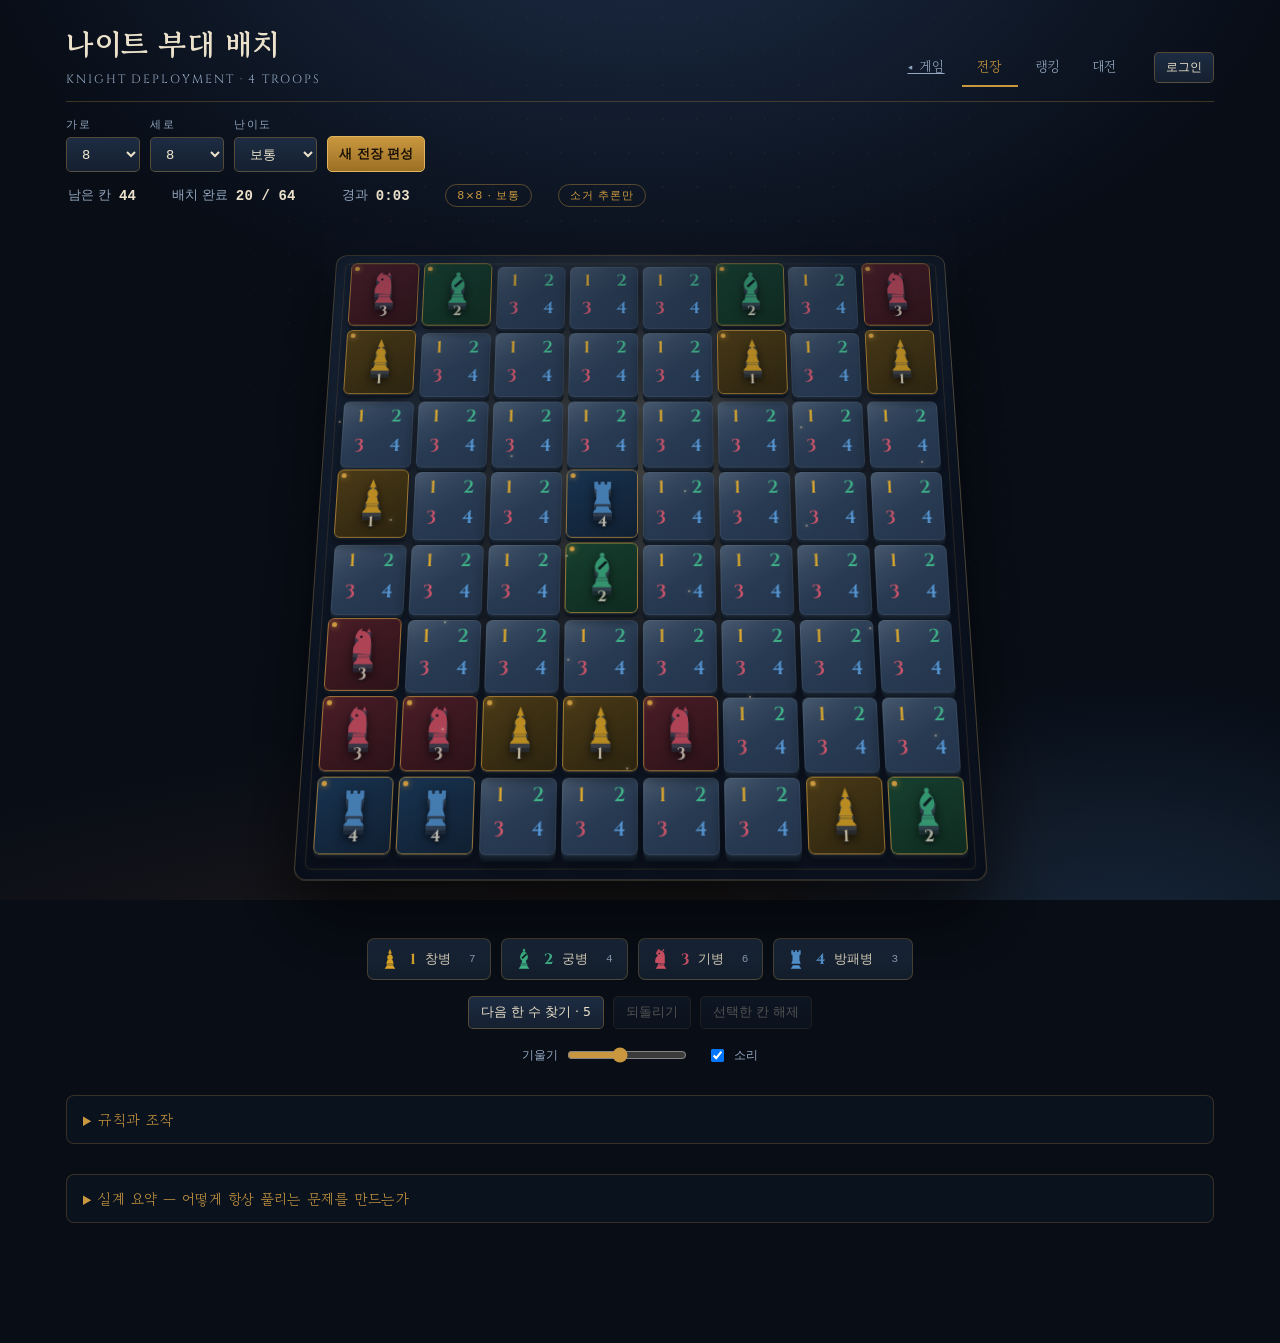
<file: knight.html>
<!DOCTYPE html>
<html lang="ko">
<head>
<meta charset="utf-8">
<meta name="viewport" content="width=device-width, initial-scale=1, viewport-fit=cover">
<title>나이트 부대 배치 — 전장 퍼즐</title>
<link rel="preconnect" href="https://fonts.googleapis.com">
<link rel="preconnect" href="https://fonts.gstatic.com" crossorigin>
<link href="https://fonts.googleapis.com/css2?family=Cinzel:wght@600;700&family=Gowun+Batang:wght@400;700&display=swap" rel="stylesheet">
<link rel="stylesheet" href="css/theme.css">
<link rel="stylesheet" href="css/board.css">
<link rel="stylesheet" href="css/app.css">
</head>
<body>
<!-- 부대말 — 체스말처럼 받침·목·머리로 이어지는 옆모습 실루엣.
     네 종류가 작은 크기에서도 실루엣만으로 구분되도록 머리 모양을 크게 달리했다.
     받침(base)과 목(collar)은 네 말이 공유해 한 세트로 보이게 한다. -->
<svg width="0" height="0" style="position:absolute" aria-hidden="true"><defs>
  <g id="pbase">
    <path d="M6.3 22.7c0-1.05.95-1.6 1.6-2.25l.5-1.75h7.2l.5 1.75c.65.65 1.6 1.2 1.6 2.25z"/>
    <path d="M8.5 18.3h7v-1.35h-7z"/>
  </g>

  <!-- 1 창병 — 폰의 몸에 창날 -->
  <symbol id="u1" viewBox="0 0 24 24">
    <use href="#pbase"/>
    <path d="M12 .8l2.05 5.3h-1.35v1.35h-1.4V6.1H9.95z"/>
    <path d="M12 7.15a3.1 3.1 0 1 0 .02 0z"/>
    <path d="M9.25 12.5h5.5c.15 1.85.85 3.25 1.6 4.35H7.65c.75-1.1 1.45-2.5 1.6-4.35z"/>
  </symbol>

  <!-- 2 궁병 — 비숍의 대칭 실루엣, 트인 자리를 활 시위 각도로 -->
  <symbol id="u2" viewBox="0 0 24 24">
    <use href="#pbase"/>
    <path d="M12 .9a1.4 1.4 0 1 0 .02 0z"/>
    <path d="M12 3c2.65 1.95 4.25 4.5 4.25 6.85 0 1.8-.85 3.3-2.2 4.15l.65 2.5H9.3l.65-2.5c-1.35-.85-2.2-2.35-2.2-4.15C7.75 7.5 9.35 4.95 12 3z"/>
    <path d="M14.05 5.95l1.2 1.2-4.75 4.75-1.2-1.2z" fill="#0b111c"/>
  </symbol>

  <!-- 3 기병 — 체스 나이트의 말머리 -->
  <symbol id="u3" viewBox="0 0 24 24">
    <use href="#pbase"/>
    <path d="M16.15 16.85V9.3c0-3.75-2.2-6.85-5.15-6.85-.35 0-.7.04-1.03.12l.62-1.75-2.2 1.15-1.55 2.85c-.45.83-.2 1.86.58 2.4l1.28.88-1.15 1.2c-1.2 1.25-1.9 2.95-1.9 4.72v2.03z"/>
    <circle cx="10.15" cy="6.05" r=".78" fill="#0b111c"/>
    <path d="M13.6 3.15l.75-2.35 1.5 2.6z"/>
  </symbol>

  <!-- 4 방패병 — 룩의 성탑 -->
  <symbol id="u4" viewBox="0 0 24 24">
    <path d="M6.3 22.7c0-1.05.95-1.6 1.6-2.25l.5-1.75h7.2l.5 1.75c.65.65 1.6 1.2 1.6 2.25z"/>
    <path d="M6.85 2.5h2.35v1.75h1.65V2.5h2.3v1.75h1.65V2.5h2.35v4.3l-1.35 1.15v5.7l1.35 3.5H6.85l1.35-3.5v-5.7L6.85 6.8z"/>
  </symbol>
</defs></svg>

<div class="wrap">
  <header class="masthead">
    <div class="brand">
      <h1>나이트 부대 배치</h1>
      <div class="sub">KNIGHT DEPLOYMENT · 4 TROOPS</div>
    </div>

    <nav class="tabs" role="tablist" aria-label="화면 전환">
      <a class="tab tab-home" href="./" aria-label="게임 고르기로">◂ 게임</a>
      <button class="tab on" data-tab="game" role="tab" aria-selected="true">전장</button>
      <button class="tab" data-tab="rank" role="tab" aria-selected="false">랭킹</button>
      <button class="tab" data-tab="room" role="tab" aria-selected="false">대전</button>
    </nav>

    <div class="account" id="account"></div>
  </header>

  <!-- ══════════════ 전장 ══════════════ -->
  <section class="view" data-view="game">
    <div class="setup">
      <div class="field"><label for="selW">가로</label><select id="selW"></select></div>
      <div class="field"><label for="selH">세로</label><select id="selH"></select></div>
      <div class="field"><label for="selL">난이도</label>
        <select id="selL"><option value="1">쉬움</option><option value="2" selected>보통</option><option value="3">어려움</option></select>
      </div>
      <button class="btn primary" id="btnNew">새 전장 편성</button>
    </div>

    <!-- 대전 진행 중에만 나타나는 전황 띠 -->
    <div class="matchbar" id="matchBar" hidden></div>

    <div class="status">
      <span>남은 칸<b id="stLeft">0</b></span>
      <span>배치 완료<b id="stFill">0</b></span>
      <span>경과<b id="stTime">0:00</b></span>
      <span class="tag" id="stGrade">보통</span>
      <span class="tag" id="stMode">소거 추론만</span>
    </div>

    <div class="stage">
      <div class="board" id="board">
        <div class="plinth"></div>
        <div class="motes" id="motes" aria-hidden="true"></div>
        <div class="grid" id="grid" tabindex="0" role="grid" aria-label="전장 판"></div>
        <div class="lightwash" aria-hidden="true"></div>
        <div class="haze" aria-hidden="true"></div>
      </div>
    </div>

    <div class="deck" id="deck"></div>

    <div class="tools">
      <button class="btn" id="btnNext">다음 한 수 찾기</button>
      <button class="btn" id="btnUndo" disabled title="한 수 되돌리기 (Ctrl+Z)">되돌리기</button>
      <button class="btn" id="btnRelease" disabled>선택한 칸 해제</button>
    </div>

    <div class="note" id="note" hidden></div>

    <div class="switches">
      <label>기울기 <input type="range" id="optTilt" min="0" max="42" value="18"></label>
      <label><input type="checkbox" id="optSound" checked> 소리</label>
    </div>

    <details>
      <summary>규칙과 조작</summary>
      <div class="doc">
        <h3>규칙</h3>
        <ul>
          <li>모든 칸에 1~4번 부대 중 하나가 배치된다.</li>
          <li>나이트 이동(직선 한 칸 + 이어서 대각선 한 칸)으로 닿는 두 칸에는 같은 부대를 둘 수 없다.</li>
          <li>가로·세로·대각선 어느 방향으로도 같은 부대가 3칸 연속으로 늘어설 수 없다.</li>
        </ul>
        <h3>조작</h3>
        <ul>
          <li>처음에는 모든 빈 칸에 1·2·3·4가 그대로 적혀 있다. 작은 숫자를 누르면 그 후보가 지워지고, 다시 누르면 되살아난다.</li>
          <li>후보가 하나만 남았을 때 그 숫자를 누르면 지워지는 대신 그 부대가 배치된다. 칸을 고르고 <code>1</code>~<code>4</code> 키나 아래 부대 버튼을 눌러도 된다.</li>
          <li><b>어떤 부대든 놓을 수 있다.</b> 판단은 전적으로 당신 몫이고, 게임은 정답을 미리 알려 주지 않는다. 다만 세 규칙 중 하나를 실제로 어기는 배치는 그 칸이 붉게 표시된다.</li>
          <li>한 번 확정한 칸은 눌러도 풀리지 않는다. 되돌리려면 그 칸을 고른 뒤 <b>선택한 칸 해제</b>를 누른다(<code>Backspace</code>도 같은 동작).</li>
          <li><b>다음 한 수 찾기</b>는 지금 상태에서 소거만으로 확정되는 칸이 몇 개인지 세어 알려준다. 한 번 더 누르면 어떤 부대가 왜 지워지는지 근거 칸까지 짚어 준다.</li>
          <li>처음부터 주어진 부대는 놋쇠 점이 찍힌 낮은 명판으로, 내가 확정한 부대는 부대색으로 빛나며 높이 솟은 타일로 표시된다.</li>
          <li><b>부대가 놓인 칸</b>을 고르면 그 부대가 나이트 이동으로 닿는 칸이 함께 밝아진다. 빈 칸을 고를 때는 밝아지지 않는다 — 후보를 지우는 중에 사정거리가 켜지면 방해가 되기 때문이다. 방향키로 칸을 옮길 수 있다.</li>
        </ul>
        <h3>힌트</h3>
        <ul>
          <li><b>다음 한 수 찾기</b>에는 판마다 정해진 횟수가 있다. 남은 횟수는 단추에 적혀 있다. 새 칸을 짚어 줄 때만 한 번으로 센다 — 같은 칸의 근거를 다시 펴 보거나, 짚을 칸이 없다는 답을 받는 것은 세지 않는다.</li>
          <li><b>쉬움·보통은 5번</b>이다. <b>어려움</b>은 가정 추론까지 필요한 만큼 판 크기에 따라 넉넉히 준다 — 36칸(6×6)까지 10번, 64칸(8×8)까지 15번, 100칸(10×10)까지 20번, 그 위로는 25번.</li>
          <li>힌트를 한 번이라도 쓴 판은 <b>랭킹에 오르지 않는다.</b> 기록은 내 기록 목록에만 남는다.</li>
        </ul>
        <h3>진행 저장</h3>
        <ul><li>배치·후보 표시·경과 시간·남은 힌트가 자동 저장되어, 다시 열면 그대로 이어서 풀 수 있다.</li></ul>
      </div>
    </details>

    <details>
      <summary>설계 요약 — 어떻게 항상 풀리는 문제를 만드는가</summary>
      <div class="doc">
        <h3>1. 정답지 생성</h3>
        <ul>
          <li>후보 비트마스크(1~4 → 4비트) 위에서 제약 전파 + MRV 백트래킹으로 무작위 정답지를 만든다.</li>
          <li>탐색이 예산을 넘기면 <code>값(r,c) = perm[2·g(r) + h(c)]</code> 패턴으로 폴백한다. <code>g(r)≠g(r+2)</code>, <code>h(c)≠h(c+2)</code>이면 나이트 이동은 항상 두 비트 중 하나를 뒤집고, 같은 값 덩어리는 최대 2연속이므로 어떤 크기에서도 세 규칙을 모두 만족한다. 즉 정답지가 없는 판 크기는 존재하지 않는다.</li>
        </ul>
        <h3>2. 논리 솔버 (난이도의 정의)</h3>
        <ul>
          <li><b>1단계</b> 확정 칸으로부터의 소거 — 나이트 이웃에서 그 값 제거, 3연속 트리플에서 두 칸이 같은 값이면 나머지 칸에서 그 값 제거. 후보가 하나 남으면 확정.</li>
          <li><b>2단계</b> 후보가 2개인 칸에 값을 가정해 전파했을 때 모순이 나면 그 후보를 제거.</li>
          <li><b>3단계</b> 모든 칸으로 가정 범위를 넓히고, 두 갈래 모두에서 공통으로 나오는 결론을 채택.</li>
        </ul>
        <h3>3. 출제</h3>
        <ul>
          <li>정답지에서 칸을 무작위 순서로 지우되, <b>지운 뒤에도 해당 난이도의 논리 솔버가 끝까지 푸는 경우에만</b> 지운 상태를 유지한다. 논리만으로 완주된다는 것은 해가 유일하다는 뜻이므로, 유일해와 풀이 가능성이 동시에 보장된다.</li>
          <li><b>쉬움과 보통은 1단계 소거 추론만으로 끝까지 풀리도록 출제한다.</b> 어느 시점에도 후보 3개가 직접 지워지는 칸이 반드시 존재하므로, 값을 가정해 보는 단계가 필요 없다. 두 난이도의 차이는 힌트 양이다 — 쉬움 50%, 보통 32%. 상단 태그에 <code>소거 추론만</code>으로 표시된다.</li>
          <li>어려움만 2단계(한 칸에 값을 가정해 전파했을 때 모순이면 그 후보를 제거)를 허용하고 힌트 하한을 두지 않는다. 상단 태그에 <code>가정 추론 필요</code>로 표시된다.</li>
        </ul>
      </div>
    </details>
  </section>

  <!-- ══════════════ 랭킹 ══════════════ -->
  <section class="view" data-view="rank" hidden>
    <div class="panel">
      <div class="panel-head">
        <h2>랭킹</h2>
        <p>5×5부터 12×12까지 정사각 여덟 종류 × 난이도 세 종류. 힌트를 쓰지 않고 완주한 기록만 오릅니다.</p>
      </div>
      <div class="picker" id="rankPicker">
        <div class="picker-row" id="rankSizes" role="tablist" aria-label="규격"></div>
        <div class="picker-row" id="rankLevels" role="tablist" aria-label="난이도"></div>
      </div>
      <div id="rankBody"></div>
    </div>
  </section>

  <!-- ══════════════ 대전 ══════════════ -->
  <section class="view" data-view="room" hidden>
    <div id="roomBody"></div>
  </section>
</div>

<div class="toast" id="toast" role="status" aria-live="polite"></div>
<div class="veil" id="veil"><div class="card" id="card"></div></div>

<script type="module" src="js/app.js"></script>
</body>
</html>
</file>
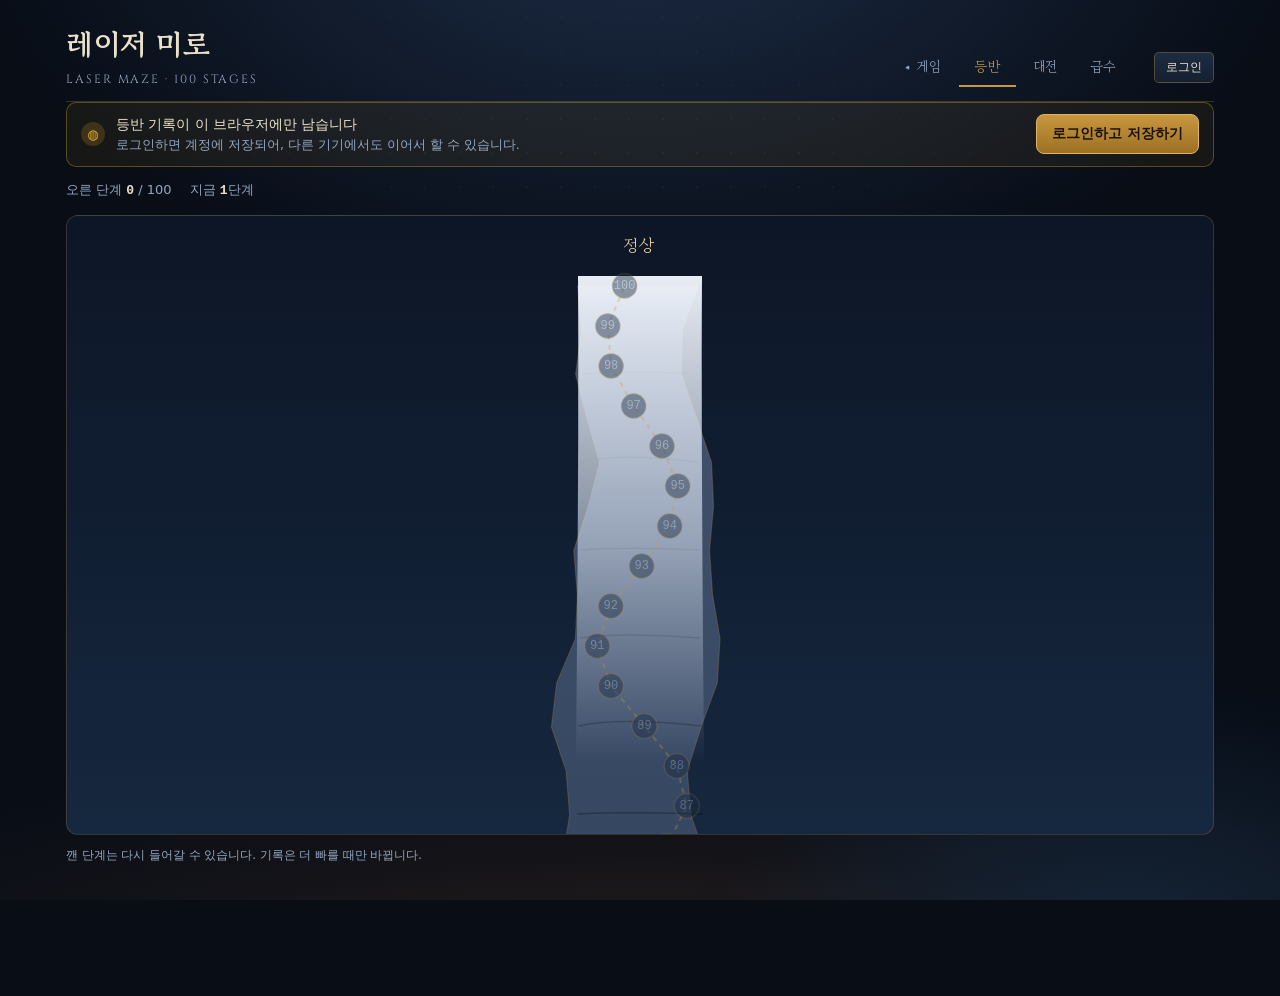
<file: laser.html>
<!DOCTYPE html>
<html lang="ko">
<head>
<meta charset="utf-8">
<meta name="viewport" content="width=device-width, initial-scale=1, viewport-fit=cover">
<title>레이저 미로 — 등반</title>
<link rel="preconnect" href="https://fonts.googleapis.com">
<link rel="preconnect" href="https://fonts.gstatic.com" crossorigin>
<link href="https://fonts.googleapis.com/css2?family=Cinzel:wght@600;700&family=Gowun+Batang:wght@400;700&display=swap" rel="stylesheet">
<link rel="stylesheet" href="css/theme.css">
<link rel="stylesheet" href="css/app.css">
<link rel="stylesheet" href="css/hub.css">
<link rel="stylesheet" href="css/laser.css">
</head>
<body>
<div class="wrap">
  <header class="masthead">
    <div class="brand">
      <h1>레이저 미로</h1>
      <div class="sub">LASER MAZE · 100 STAGES</div>
    </div>

    <nav class="tabs" role="tablist" aria-label="화면 전환">
      <a class="tab tab-home" href="./" aria-label="게임 고르기로">◂ 게임</a>
      <button class="tab on" data-tab="climb" role="tab" aria-selected="true">등반</button>
      <button class="tab" data-tab="versus" role="tab" aria-selected="false">대전</button>
      <button class="tab" data-tab="rank" role="tab" aria-selected="false">급수</button>
    </nav>

    <div class="account" id="account"></div>
  </header>

  <!-- 지금 기록이 어디에 남는지 — 화면 위에 늘 적어 둔다 -->
  <div id="saveNote"></div>

  <!-- ══════════════ 등반 ══════════════ -->
  <section class="view" data-view="climb">

    <!-- 지도 -->
    <div id="lzMap">
      <div class="lz-progress" id="lzProgress"></div>
      <div class="lz-map-wrap" id="lzMapBody" style="max-height:min(70vh,620px); overflow-y:auto"></div>
      <p class="hint">깬 단계는 다시 들어갈 수 있습니다. 기록은 더 빠를 때만 바뀝니다.</p>
    </div>

    <!-- 한 단계 -->
    <div id="lzPlay" hidden>
      <div class="lz-bar">
        <button id="lzToMap">◂ 지도</button>
        <strong id="lzTitle" style="font-family:var(--display); font-size:17px"></strong>
        <span style="flex:1"></span>
        <button id="lzUndo">되돌리기</button>
        <button id="lzClear">전부 치우기</button>
        <button id="lzRetry">처음부터</button>
      </div>

      <div class="lz-teach" id="lzTeach" hidden></div>
      <div class="lz-goal" id="lzGoal"></div>
      <div class="lz-head">
        <span>경과<b id="lzTime">0.0초</b></span>
        <span id="lzBest"></span>
      </div>

      <div class="lz-stage"><div class="lz-board" id="lzBoard"></div></div>
      <div class="lz-done" id="lzDone" hidden></div>

      <div class="panel">
        <h2>규칙</h2>
        <div class="hint">
          <b>빛</b>은 판 <b>바깥</b>에 붙은 황금색 발사구에서 화살표 방향으로 들어와, 거울에 부딪힐 때까지 직진합니다.<br>
          <b>거울</b>은 빈 칸을 눌러 <b>／</b> → <b>＼</b> → 없음 순서로 바꿉니다.<br>
          <b>성공 조건은 둘 다</b>입니다 — 주어진 거울을 <b>하나도 남기지 않고</b> 놓고, <b>모든 목표</b>에 빛이 닿아야 합니다.<br>
          <b>테두리가 밝은 흰 거울</b>은 <b>붙박이</b>라 옮길 수 없고, 세는 개수에도 들어가지 않습니다.<br>
          <b>분광기</b>(보라색 ／＼)는 빛을 <b>둘로 가릅니다</b> — 직진분과 반사분이 함께 갑니다.<br>
          <b>벽</b>(검은 칸)은 빛을 삼킵니다. 판 밖으로 나간 빛도 사라집니다.<br>
          판마다 <b>답은 하나뿐</b>이고, 거울을 덜 쓰고 클리어되는 지름길은 없습니다.
        </div>
      </div>
    </div>
  </section>

  <!-- ══════════════ 대전 ══════════════ -->
  <section class="view" data-view="versus" hidden>
    <div id="vsBody"></div>
  </section>

  <!-- ══════════════ 급수 ══════════════ -->
  <section class="view" data-view="rank" hidden>
    <div id="rkBody"></div>
  </section>
</div>

<div class="toast" id="toast" role="status" aria-live="polite"></div>
<div class="veil" id="veil"><div class="card" id="card"></div></div>

<script type="module" src="js/laser/main.js"></script>
</body>
</html>
</file>
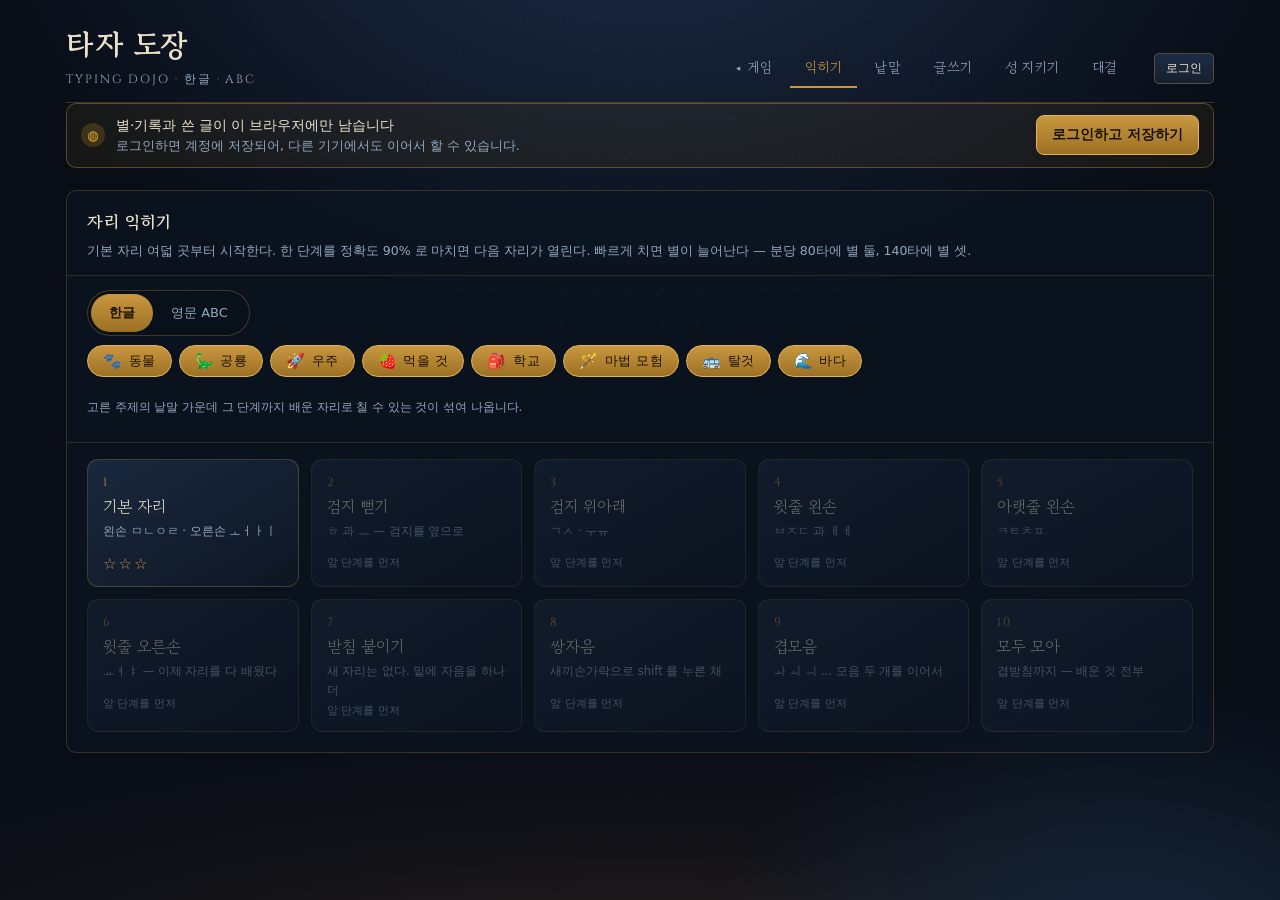
<file: type.html>
<!DOCTYPE html>
<html lang="ko">
<head>
<meta charset="utf-8">
<meta name="viewport" content="width=device-width, initial-scale=1, viewport-fit=cover">
<title>타자 도장 — 익히기 · 낱말 · 글쓰기 · 성 지키기 · 대결</title>
<link rel="preconnect" href="https://fonts.googleapis.com">
<link rel="preconnect" href="https://fonts.gstatic.com" crossorigin>
<link href="https://fonts.googleapis.com/css2?family=Cinzel:wght@600;700&family=Gowun+Batang:wght@400;700&display=swap" rel="stylesheet">
<link rel="stylesheet" href="css/theme.css">
<link rel="stylesheet" href="css/app.css">
<link rel="stylesheet" href="css/hub.css">
<link rel="stylesheet" href="css/type.css">
</head>
<body>
<div class="wrap">
  <header class="masthead">
    <div class="brand">
      <h1>타자 도장</h1>
      <div class="sub">TYPING DOJO · 한글 · ABC</div>
    </div>

    <nav class="tabs" role="tablist" aria-label="화면 전환">
      <a class="tab tab-home" href="./" aria-label="게임 고르기로">◂ 게임</a>
      <button class="tab on" data-tab="practice" role="tab" aria-selected="true">익히기</button>
      <button class="tab" data-tab="words" role="tab" aria-selected="false">낱말</button>
      <button class="tab" data-tab="write" role="tab" aria-selected="false">글쓰기</button>
      <button class="tab" data-tab="castle" role="tab" aria-selected="false">성 지키기</button>
      <button class="tab" data-tab="duel" role="tab" aria-selected="false">대결</button>
    </nav>

    <div class="account" id="account"></div>
  </header>

  <!-- 지금 기록이 어디에 남는지 — 화면 위에 늘 적어 둔다 -->
  <div id="saveNote"></div>

  <div class="ty-need-kb" id="tyNeedKeyboard" hidden>
    <p><b>화면 아래 자판을 손가락으로 눌러</b> 치면 됩니다.
      숫자·문장부호는 <b>!#1</b>, 쌍자음은 <b>⇧</b> 를 먼저.</p>
    <button class="btn" id="tyTipOk">알겠어요</button>
  </div>

  <!-- ══════════════ 자리 익히기 ══════════════ -->
  <section class="view" data-view="practice">
    <div id="tyMap"></div>
    <div id="tyPlay" hidden></div>
  </section>

  <!-- ══════════════ 낱말 연습 ══════════════ -->
  <section class="view" data-view="words" hidden>
    <div id="tyWordHome"></div>
    <div id="tyWordPlay" hidden></div>
  </section>

  <!-- ══════════════ 글쓰기 ══════════════ -->
  <section class="view" data-view="write" hidden>
    <div id="tyWriteHome"></div>
    <div id="tyWritePlay" hidden></div>
  </section>

  <!-- ══════════════ 성 지키기 ══════════════ -->
  <section class="view" data-view="castle" hidden>
    <div id="tyGameHome"></div>
    <div id="tyGamePlay" hidden></div>
  </section>

  <!-- ══════════════ 대결 ══════════════ -->
  <section class="view" data-view="duel" hidden>
    <div id="tyDuelBody"></div>
  </section>
</div>

<div class="toast" id="toast" role="status" aria-live="polite"></div>
<div class="veil" id="veil"><div class="card" id="card"></div></div>

<script type="module" src="js/type/main.js"></script>
</body>
</html>
</file>
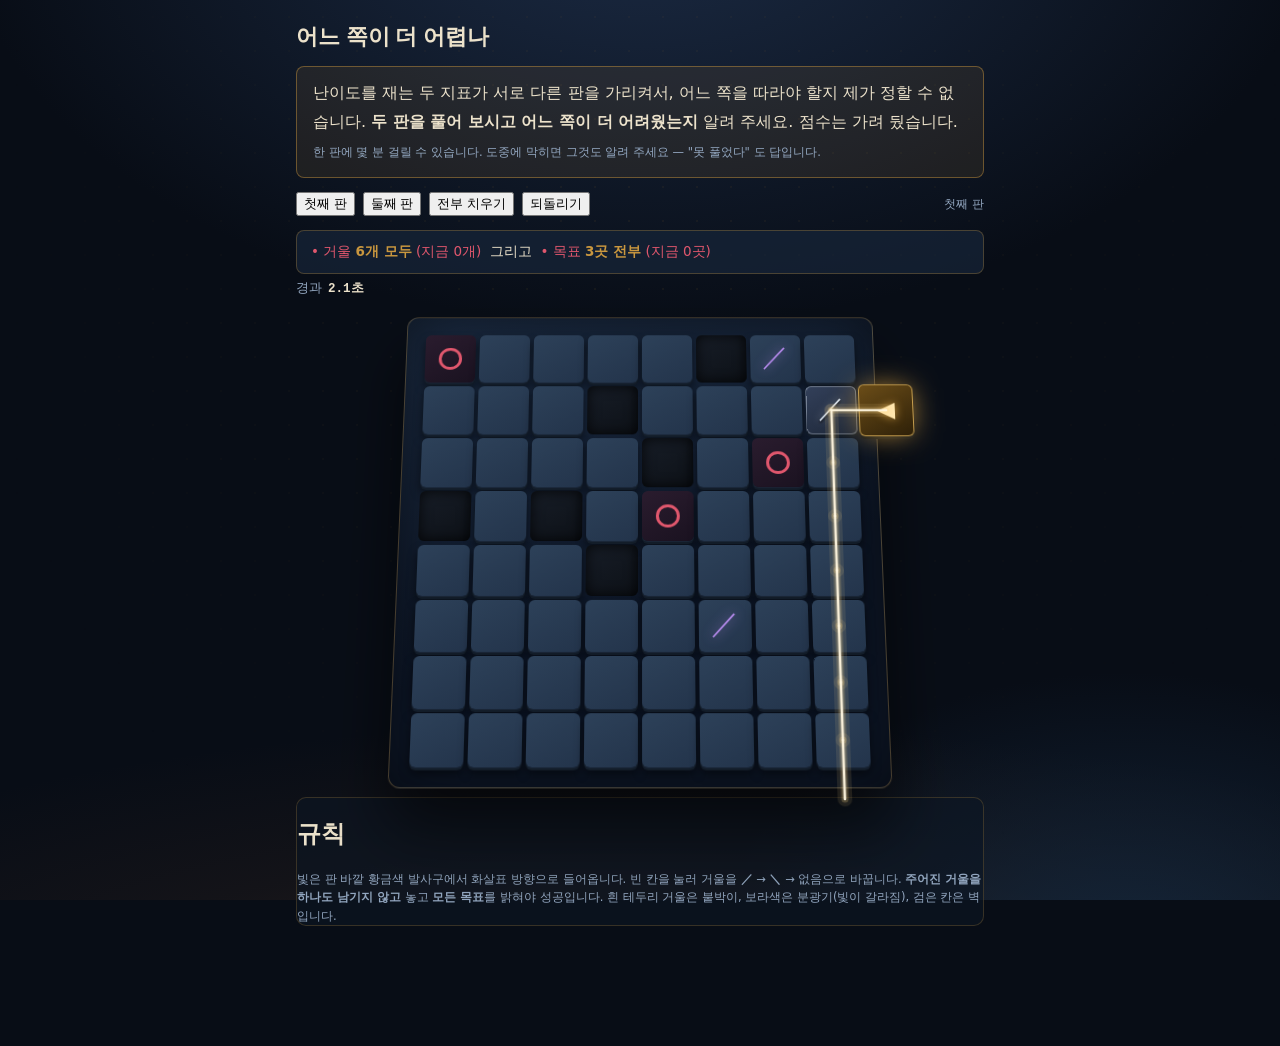
<file: prototypes/compare.html>
<!DOCTYPE html>
<html lang="ko">
<head>
<meta charset="utf-8">
<meta name="viewport" content="width=device-width, initial-scale=1">
<title>어느 쪽이 더 어렵나</title>
<link rel="stylesheet" href="../css/theme.css">
<link rel="stylesheet" href="../css/app.css">
<link rel="stylesheet" href="../css/laser.css">
<style>
  .wrap{max-width:720px}
  .ask{margin-top:14px; padding:12px 16px; border-radius:8px; line-height:1.8;
    background:rgba(201,151,63,.1); border:1px solid rgba(201,151,63,.45)}
  .verdict{margin-top:14px; padding:14px 18px; border-radius:10px; line-height:1.9;
    background:rgba(20,32,50,.9); border:1px solid rgba(201,151,63,.4)}
  .verdict code{user-select:all; color:var(--parch)}
</style>
</head>
<body>
<div class="wrap">
  <h1 style="font-family:var(--display); font-size:22px; margin:0">어느 쪽이 더 어렵나</h1>

  <div class="ask">
    난이도를 재는 두 지표가 서로 다른 판을 가리켜서, 어느 쪽을 따라야 할지 제가 정할 수 없습니다.
    <b>두 판을 풀어 보시고 어느 쪽이 더 어려웠는지</b> 알려 주세요. 점수는 가려 뒀습니다.<br>
    <span class="hint">한 판에 몇 분 걸릴 수 있습니다. 도중에 막히면 그것도 알려 주세요 —
      "못 풀었다" 도 답입니다.</span>
  </div>

  <div class="lz-bar">
    <button id="btnA" class="on">첫째 판</button>
    <button id="btnB">둘째 판</button>
    <button id="btnClear">전부 치우기</button>
    <button id="btnUndo">되돌리기</button>
    <span style="flex:1"></span>
    <span class="hint" id="which"></span>
  </div>

  <div class="lz-goal" id="goal"></div>
  <div class="lz-head"><span>경과<b id="time">0.0초</b></span></div>
  <div class="lz-stage"><div class="lz-board" id="board"></div></div>
  <div class="lz-done" id="done" hidden></div>
  <div class="verdict" id="verdict" hidden></div>

  <div class="panel">
    <h2>규칙</h2>
    <div class="hint">
      빛은 판 바깥 황금색 발사구에서 화살표 방향으로 들어옵니다.
      빈 칸을 눌러 거울을 <b>／</b> → <b>＼</b> → 없음으로 바꿉니다.
      <b>주어진 거울을 하나도 남기지 않고</b> 놓고 <b>모든 목표</b>를 밝혀야 성공입니다.
      흰 테두리 거울은 붙박이, 보라색은 분광기(빛이 갈라짐), 검은 칸은 벽입니다.
    </div>
  </div>
</div>

<script type="module">
import { LaserBoard } from "../js/laser/board.js";

const set = await (await fetch("compare.json")).json();
const times = {};
let cur = "A", board = null, t0 = 0, timer = null;

const $ = (s) => document.querySelector(s);

function load(which) {
  cur = which;
  $("#which").textContent = which === "A" ? "첫째 판" : "둘째 판";
  $("#btnA").classList.toggle("on", which === "A");
  $("#btnB").classList.toggle("on", which === "B");
  $("#done").hidden = true;

  board?.destroy();
  board = new LaserBoard($("#board"), {
    onChange: (st) => {
      const mark = (ok, t) => `<span class="${ok ? "ok" : "no"}">${ok ? "✓" : "•"} ${t}</span>`;
      $("#goal").innerHTML =
        `${mark(st.mirrors === st.mirrorsNeeded, `거울 <b>${st.mirrorsNeeded}개 모두</b> (지금 ${st.mirrors}개)`)}` +
        ` &nbsp;그리고&nbsp; ${mark(st.lit === st.targets, `목표 <b>${st.targets}곳 전부</b> (지금 ${st.lit}곳)`)}`;
    },
    onWin: () => {
      clearInterval(timer);
      const secs = (performance.now() - t0) / 1000;
      times[cur] = secs;
      $("#done").hidden = false;
      $("#done").innerHTML = `<b>${$("#which").textContent} 완료</b> — ${secs.toFixed(1)}초`;
      report();
    },
  });
  board.load(set[which]);

  t0 = performance.now();
  clearInterval(timer);
  timer = setInterval(() => {
    $("#time").textContent = ((performance.now() - t0) / 1000).toFixed(1) + "초";
  }, 100);
}

function report() {
  if (!times.A || !times.B) return;
  const el = $("#verdict");
  el.hidden = false;
  const line = `첫째 ${times.A.toFixed(1)}s / 둘째 ${times.B.toFixed(1)}s`;
  el.innerHTML =
    `둘 다 푸셨습니다. 걸린 시간 — <code>${line}</code><br>` +
    `<span class="hint">이 줄과 함께, 어느 쪽이 더 <b>막막했는지</b>도 알려 주세요.
      시간과 체감이 다를 수 있고, 저는 그 차이를 알아야 합니다.</span>`;
}

$("#btnA").onclick = () => load("A");
$("#btnB").onclick = () => load("B");
$("#btnClear").onclick = () => board?.clear();
$("#btnUndo").onclick = () => board?.undo();
load("A");
</script>
</body>
</html>
</file>
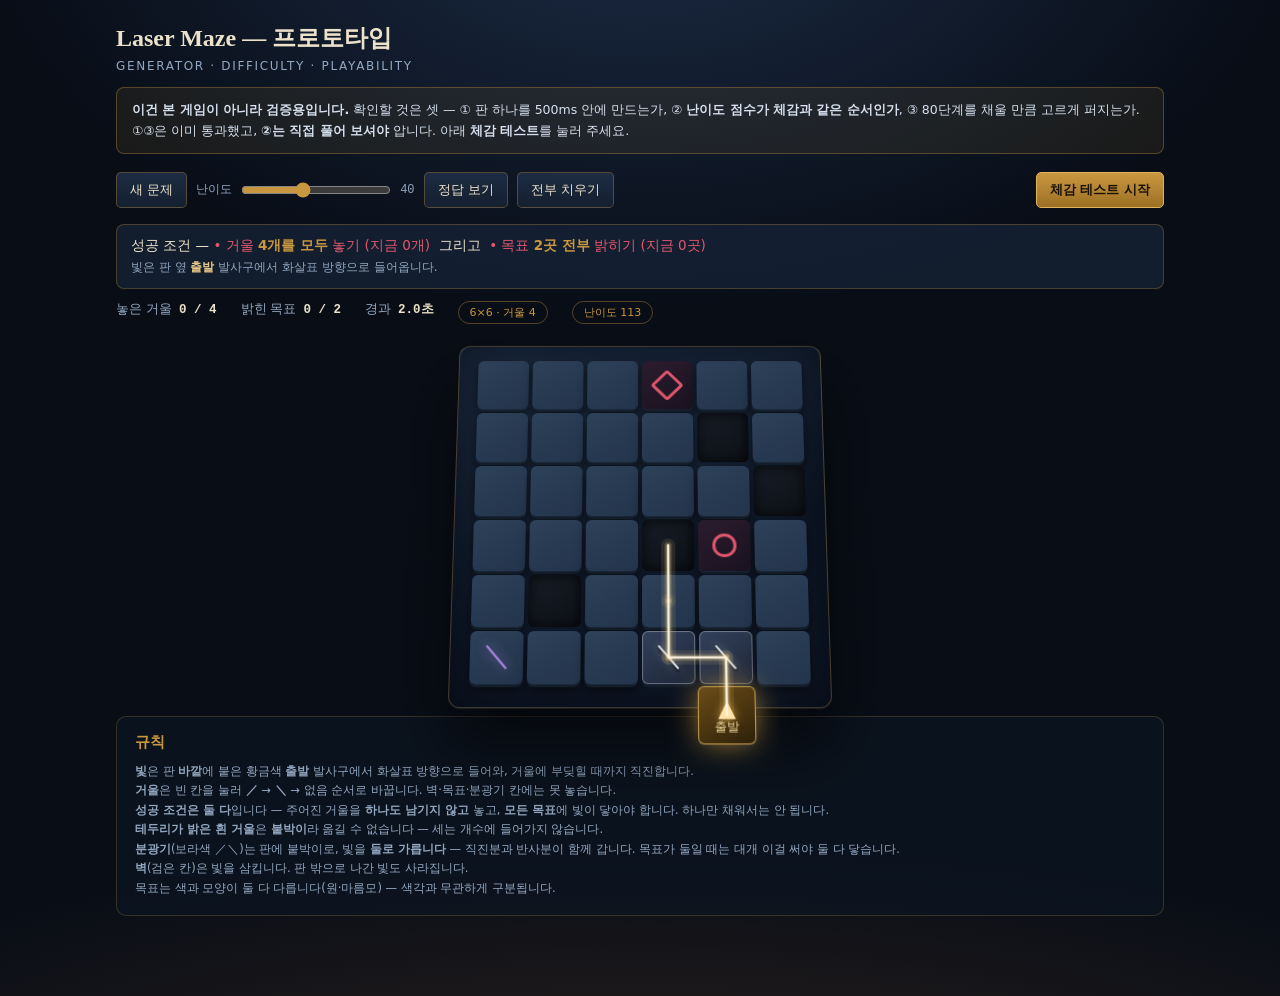
<file: prototypes/laser-maze.html>
<!DOCTYPE html>
<html lang="ko">
<head>
<meta charset="utf-8">
<meta name="viewport" content="width=device-width, initial-scale=1">
<title>Laser Maze — 프로토타입</title>
<style>
:root{
  --void:#080d16; --deep:#0e1726; --stone-1:#23344b; --stone-2:#2d4159;
  --brass:#c9973f; --parch:#ece2cb; --mist:#93a7c0;
  --beam:#ffd98a; --hit:#6fe3b0; --miss:#e0576d;
  --cell:56px; --gap:4px; --plinth:20px;
  --display:"Gowun Batang","Nanum Myeongjo",Georgia,serif;
  --body:"Apple SD Gothic Neo","Malgun Gothic",system-ui,sans-serif;
  --mono:ui-monospace,SFMono-Regular,Menlo,monospace;
}
*{box-sizing:border-box}
/* 빛줄기는 판 밖으로 몇 px 삐져나간다(빗나간 빛을 보여 줘야 하니 일부러 그렇다).
   그것 때문에 가로 스크롤이 생기지는 않게 잘라 둔다. */
html,body{margin:0;padding:0;overflow-x:clip}
body{
  min-height:100vh; background:
    radial-gradient(1100px 700px at 50% -12%, #1c2c46 0%, transparent 62%),
    radial-gradient(1500px 460px at 50% 116%, rgba(178,112,58,.22) 0%, transparent 70%),
    var(--void);
  color:var(--parch); font-family:var(--body);
}
.wrap{max-width:1080px; margin:0 auto; padding:22px 16px 80px}
@media (max-width:560px){
  .wrap{padding:16px 10px 60px}
  h1{font-size:20px}
}
h1{font-family:var(--display); font-size:24px; margin:0}
.sub{font-size:12px; color:var(--mist); letter-spacing:.14em; margin-top:5px}
.warn{margin-top:14px; padding:11px 15px; border-radius:8px; font-size:12.5px; line-height:1.7;
  background:rgba(201,151,63,.09); border:1px solid rgba(201,151,63,.35); color:#d6e0ee}

.bar{display:flex; flex-wrap:wrap; gap:9px; align-items:center; margin-top:18px}
button{
  font-family:var(--body); font-size:13px; color:var(--parch); cursor:pointer;
  background:linear-gradient(#1d2c43,#15202f); border:1px solid rgba(201,151,63,.34);
  padding:8px 13px; border-radius:5px; transition:.15s;
}
button:hover{border-color:var(--brass); background:linear-gradient(#26374f,#182437)}
button.on{background:linear-gradient(#c9973f,#9c7024); color:#1a1206; border-color:#e0b45c; font-weight:700}
button[disabled]{opacity:.35; pointer-events:none}
label{font-size:12px; color:var(--mist); display:inline-flex; align-items:center; gap:7px}
input[type=range]{accent-color:var(--brass); width:150px}

/* 통과 조건은 판을 보는 자리에 있어야 한다. 아래 설명 패널에 묻어 두면 아무도 안 읽는다. */
.goal{margin-top:16px; padding:10px 14px; border-radius:8px; font-size:13.5px; line-height:1.6;
  background:rgba(23,38,58,.7); border:1px solid rgba(201,151,63,.3)}
.goal b{color:var(--brass); font-variant-numeric:tabular-nums}
.goal .done{color:var(--hit)}
.goal .todo{color:var(--miss)}
.status{display:flex; flex-wrap:wrap; gap:8px 24px; margin-top:12px; font-size:12.5px; color:var(--mist)}
.status b{font-family:var(--mono); color:var(--parch); margin-left:7px; font-variant-numeric:tabular-nums}
.tag{border:1px solid rgba(201,151,63,.4); border-radius:99px; padding:3px 11px; font-size:11px; color:var(--brass)}
.tag.ok{color:var(--hit); border-color:rgba(111,227,176,.5)}

.stage{display:flex; justify-content:center; padding:26px 0 8px; perspective:1400px}
.board{position:relative; transform:rotateX(14deg); transform-style:preserve-3d}
.plinth{position:absolute; inset:calc(var(--plinth) * -1); border-radius:12px; transform:translateZ(-14px);
  background:linear-gradient(160deg,#1b2b42,#0d1626 60%); border:1px solid rgba(201,151,63,.3);
  box-shadow:0 36px 64px rgba(0,0,0,.62), inset 0 0 60px rgba(0,0,0,.5)}
/* 칸 사이를 grid gap 으로 벌리면 그 띠가 아무에게도 속하지 않는 죽은 영역이 된다.
   판 넓이의 12%가 그랬고, 지날 때마다 커서가 손↔화살표로 깜빡였다. 그래서 칸은
   빈틈없이 붙이고, 보이는 타일만 ::before 로 안쪽에 그린다. 이제 판 위 모든 점이
   어느 칸엔가 속한다.
   호버로 칸을 움직이지도 않는다 — 커서가 닿는 순간 칸이 2px 물러나면 커서가 다시
   틈에 빠지고, 그 반복 사이에 누른 클릭은 먹지 않는다. 밝기만 올린다. */
.grid{display:grid; gap:0; position:relative}
.cell{
  width:var(--cell); height:var(--cell); position:relative; cursor:pointer;
  display:flex; align-items:center; justify-content:center;
}
.cell::before{
  content:""; position:absolute; inset:calc(var(--gap) / 2); border-radius:6px;
  background:linear-gradient(150deg,var(--stone-2),var(--stone-1));
  box-shadow:0 1px 0 #1a2637,0 3px 0 #131d29,0 6px 10px rgba(0,0,0,.5);
  transition:filter .13s, box-shadow .13s;
}
.cell > *{position:relative; pointer-events:none}   /* 글자가 클릭을 가로채지 않게 */
.cell:hover::before{filter:brightness(1.35)}
.cell.wall{cursor:default}
.cell.wall::before{background:linear-gradient(150deg,#171d27,#0d1117); box-shadow:inset 0 0 14px rgba(0,0,0,.8)}
.cell.wall:hover::before, .cell.fixed:hover::before{filter:none}
.cell.fixed{cursor:default}
.cell.pinned::before{background:linear-gradient(150deg,#33405a,#1d2738); box-shadow:0 0 0 1px rgba(223,233,245,.35) inset,0 3px 0 #131d29}
.cell.target::before{background:linear-gradient(150deg,#2a1c2e,#1a1220)}
.cell.target.lit::before{background:linear-gradient(150deg,#1c4636,#123024); box-shadow:0 0 22px -2px var(--hit),0 3px 0 #0a1119}
.mark{font-family:var(--mono); font-size:calc(var(--cell)*.5); line-height:1; user-select:none}
.mirror{color:#dfe9f5; text-shadow:0 0 10px rgba(255,255,255,.55),0 2px 3px #000}
.split{color:#b98cf0; text-shadow:0 0 12px rgba(185,140,240,.8)}
.tshape{width:calc(var(--cell)*.42); height:calc(var(--cell)*.42);
  border:max(2px, calc(var(--cell)*.055)) solid var(--miss)}
.tshape.c0{border-radius:50%}
.tshape.c1{border-radius:3px; transform:rotate(45deg)}
.cell.target.lit .tshape{border-color:var(--hit); box-shadow:0 0 16px var(--hit)}
/* 광원은 판 바깥(-1 또는 W)에 있다. 격자 칸이 아니라서 절대 배치로 얹는다.
   화살표만 띄워 두면 판 옆에 뜬금없이 떠 있는 글자로 보여, 어디서 빛이
   출발하는지 알 수 없다. 받침대처럼 생긴 발사구로 그려 준다. */
.emitter{position:absolute; width:var(--cell); height:var(--cell); border-radius:6px;
  display:flex; flex-direction:column; align-items:center; justify-content:center; gap:1px;
  background:linear-gradient(150deg,#6b4d18,#2e2008); border:1px solid rgba(224,180,92,.8);
  box-shadow:0 0 30px -4px var(--brass), 0 3px 0 #0a1119; pointer-events:none}
.emit-arrow{font-size:calc(var(--cell)*.4); line-height:1; color:#ffe6ae; text-shadow:0 0 10px var(--brass)}
.emit-tag{font-size:calc(var(--cell)*.21); line-height:1; letter-spacing:.04em; color:#f0d69c}

svg.beam{position:absolute; inset:0; width:100%; height:100%; pointer-events:none; overflow:visible}
/* 발광은 선을 겹쳐서 낸다. SVG 필터를 쓰면 수직·수평선의 바운딩 박스가 납작해
   objectBoundingBox 기준 필터 영역이 사라지고 아무것도 안 그려진다.
   굵기는 칸 크기에 비례해야 한다 — 좁은 화면에서 칸이 절반이 되면
   고정 굵기 광선이 칸을 통째로 덮어 버린다. */
.beam-halo{stroke:var(--beam); stroke-width:calc(var(--cell)*.25); stroke-linecap:round; opacity:.10}
.beam-mid{stroke:var(--beam); stroke-width:calc(var(--cell)*.125); stroke-linecap:round; opacity:.22}
.beam-core{stroke:#fff6df; stroke-width:calc(var(--cell)*.047); stroke-linecap:round; opacity:.95}

.panel{margin-top:22px; border:1px solid rgba(201,151,63,.24); border-radius:10px; background:rgba(13,22,36,.6); padding:16px 18px}
.panel h2{font-family:var(--display); font-size:15px; margin:0 0 10px; color:var(--brass)}
table{width:100%; border-collapse:collapse; font-size:12.5px}
th{text-align:left; font-weight:400; font-size:10.5px; letter-spacing:.14em; color:var(--mist); padding:8px 10px; border-bottom:1px solid rgba(201,151,63,.2)}
td{padding:7px 10px; border-bottom:1px solid rgba(201,151,63,.08); color:#c6d3e3}
td.num{font-family:var(--mono); text-align:right; font-variant-numeric:tabular-nums}
.good{color:var(--hit)} .bad{color:var(--miss)}
.hint{font-size:11.5px; color:var(--mist); line-height:1.7; margin-top:10px}
/* alert() 는 쓰지 않는다 — 브라우저를 멈춰 세우고 자동 검증도 막는다 */
.say{max-width:560px; margin:6px auto 0; padding:12px 16px; border-radius:8px; text-align:center;
  font-size:13.5px; line-height:1.7; background:rgba(20,32,50,.85); border:1px solid rgba(201,151,63,.45)}
.say b{color:var(--brass)}
.say.win{border-color:rgba(111,227,176,.6); background:rgba(18,48,36,.85)}
</style>
</head>
<body>
<div class="wrap">
  <h1>Laser Maze — 프로토타입</h1>
  <div class="sub">GENERATOR · DIFFICULTY · PLAYABILITY</div>

  <div class="warn">
    <b>이건 본 게임이 아니라 검증용입니다.</b> 확인할 것은 셋 — ① 판 하나를 500ms 안에 만드는가,
    ② <b>난이도 점수가 체감과 같은 순서인가</b>, ③ 80단계를 채울 만큼 고르게 퍼지는가.
    ①③은 이미 통과했고, <b>②는 직접 풀어 보셔야</b> 압니다. 아래 <b>체감 테스트</b>를 눌러 주세요.
  </div>

  <div class="bar">
    <button id="btnNew">새 문제</button>
    <label>난이도 <input type="range" id="lvl" min="0" max="100" value="40"><span id="lvlOut" style="font-family:var(--mono)">40</span></label>
    <button id="btnAnswer">정답 보기</button>
    <button id="btnClear">전부 치우기</button>
    <span style="flex:1"></span>
    <button id="btnTest" class="on">체감 테스트 시작</button>
  </div>

  <div class="goal" id="goal">—</div>

  <div class="status">
    <span>놓은 거울<b id="stM">0</b></span>
    <span>밝힌 목표<b id="stT">0</b></span>
    <span>경과<b id="stTime">0.0초</b></span>
    <span class="tag" id="stSpec">—</span>
    <span class="tag" id="stScore">난이도 —</span>
  </div>

  <div class="stage"><div class="board" id="board"></div></div>
  <div id="say" class="say" hidden></div>

  <div class="panel" id="results" hidden>
    <h2>체감 테스트 결과</h2>
    <div id="resBody"></div>
  </div>

  <div class="panel">
    <h2>규칙</h2>
    <div class="hint">
      <b>빛</b>은 판 <b>바깥</b>에 붙은 황금색 <b>출발</b> 발사구에서 화살표 방향으로 들어와, 거울에 부딪힐 때까지 직진합니다.<br>
      <b>거울</b>은 빈 칸을 눌러 <b>／</b> → <b>＼</b> → 없음 순서로 바꿉니다. 벽·목표·분광기 칸에는 못 놓습니다.<br>
      <b>성공 조건은 둘 다</b>입니다 — 주어진 거울을 <b>하나도 남기지 않고</b> 놓고,
      <b>모든 목표</b>에 빛이 닿아야 합니다. 하나만 채워서는 안 됩니다.<br>
      <b>테두리가 밝은 흰 거울</b>은 <b>붙박이</b>라 옮길 수 없습니다 — 세는 개수에 들어가지 않습니다.<br>
      <b>분광기</b>(보라색 ／＼)는 판에 붙박이로, 빛을 <b>둘로 가릅니다</b> — 직진분과 반사분이 함께 갑니다.
      목표가 둘일 때는 대개 이걸 써야 둘 다 닿습니다.<br>
      <b>벽</b>(검은 칸)은 빛을 삼킵니다. 판 밖으로 나간 빛도 사라집니다.<br>
      목표는 색과 모양이 둘 다 다릅니다(원·마름모) — 색각과 무관하게 구분됩니다.
    </div>
  </div>
</div>

<script type="module">
import { makePuzzle, trace, targetsOf, at, inside,
         EMPTY, WALL, TARGET, SPLIT_SLASH, SPLIT_BACK, FIXED_SLASH, FIXED_BACK,
         MIRROR_SLASH, MIRROR_BACK, DX, DY } from "./laser-engine.js";

const $ = (s) => document.querySelector(s);

/* 난이도 슬라이더(0~100) → 생성 규격. 21~100단계 구간을 그대로 흉내낸다.
   mirrors 는 '플레이어가 놓을 개수'다. 조이는 과정에서 몇 개가 판에 박힐 수 있어
   fixed 만큼 여유를 두고 만든 뒤, 남는 개수가 mirrors 가 되게 맞춘다. */
const LADDER = [
  { W:5,H:5, mirrors:2, walls:1, splitters:0, targets:1 },
  { W:5,H:5, mirrors:3, walls:1, splitters:0, targets:1 },
  { W:6,H:6, mirrors:3, walls:3, splitters:0, targets:2 },
  { W:6,H:6, mirrors:4, walls:3, splitters:1, targets:2 },
  { W:7,H:7, mirrors:4, walls:4, splitters:1, targets:2 },
  { W:7,H:7, mirrors:5, walls:5, splitters:1, targets:2 },
  { W:7,H:7, mirrors:6, walls:5, splitters:1, targets:2 },
  { W:8,H:8, mirrors:7, walls:7, splitters:2, targets:2 },
];
function specFor(level) {
  const i = Math.min(LADDER.length - 1, Math.floor(level / 100 * LADDER.length));
  return { ...LADDER[i], fixed: 2 };
}

let P = null;              // 현재 문제
let placed = new Map();    // 내가 놓은 거울
let t0 = 0, timer = null;
let test = null;           // 체감 테스트 상태

function newPuzzle(level, seed) {
  const spec = specFor(level);
  for (let i = 0; i < 3000; i++) {
    const p = makePuzzle(spec, (seed ?? ((Math.random() * 2 ** 31) | 0)) + i * 7919);
    if (p) return p;
  }
  return null;
}

function load(p) {
  P = p; placed = new Map();
  const sayEl = $("#say"); if (sayEl && !test) sayEl.hidden = true;
  $("#stSpec").textContent = `${p.spec.W}×${p.spec.H} · 거울 ${p.spec.mirrors}`;
  $("#stScore").textContent = test ? "난이도 ??" : `난이도 ${p.score}`;
  t0 = performance.now();
  clearInterval(timer);
  timer = setInterval(() => { $("#stTime").textContent = ((performance.now() - t0) / 1000).toFixed(1) + "초"; }, 100);
  build();
}

/** 판을 화면 폭에 맞춘다.
 *
 *  칸 크기를 48/56px 로 못박으면 9칸짜리 판이 폰 화면을 넘어가 오른쪽이 잘린다.
 *  쓸 수 있는 폭에서 받침대가 삐져나온 만큼과 칸 사이 간격을 뺀 나머지를
 *  칸 수로 나눠 정한다. 광선 굵기·목표 테두리·글자는 모두 --cell 에 비례하므로
 *  여기만 바꾸면 나머지는 따라온다. */
function fit() {
  if (!P) return;
  const W = P.board.W;
  const room = $(".stage").clientWidth;
  const narrow = room < 420;
  const gap = narrow ? 3 : 4;
  const plinth = narrow ? 10 : 20;
  // 받침대 테두리 1px 과 반올림 오차 때문에 2px 을 더 비워 둔다
  // 간격은 칸 안쪽에 있으므로 따로 빼지 않는다. 받침대 테두리 몫 2px 만 비운다.
  const cell = Math.max(20, Math.min(56, Math.floor((room - plinth * 2 - 2) / W)));
  const root = document.documentElement.style;
  root.setProperty("--cell", cell + "px");
  root.setProperty("--gap", gap + "px");
  root.setProperty("--plinth", plinth + "px");
}

/* 폭 변화는 window resize 가 아니라 무대 자체를 지켜본다. 화면 회전이나
   글꼴 로딩, 스크롤바 등장처럼 창 크기는 그대로인데 쓸 수 있는 폭만 바뀌는
   경우가 있고, 그때도 판은 다시 맞춰져야 한다.
   fit() 은 무대 폭을 바꾸지 않으니(판은 절대 배치된 받침대와 격자뿐) 되먹임은 없다. */
let lastRoom = 0;
/* 관찰자는 변수에 붙들어 둬야 한다. new ResizeObserver(...).observe(...) 로 쓰면
   observe() 가 undefined 를 돌려주고 관찰자를 가리키는 참조가 남지 않아,
   콜백이 한 번 돌기도 전에 수거된다. */
const fitWatch = new ResizeObserver(() => {
  const room = Math.round($(".stage").clientWidth);
  if (!P || room === lastRoom) return;
  lastRoom = room;
  fit();
  render();
});
fitWatch.observe($(".stage"));

function build() {
  const b = P.board;
  fit();
  const board = $("#board");
  board.innerHTML = `<div class="plinth"></div><div class="grid" id="grid"></div>`;
  const g = $("#grid");
  g.style.gridTemplateColumns = `repeat(${b.W}, var(--cell))`;

  let html = "";
  for (let y = 0; y < b.H; y++) for (let x = 0; x < b.W; x++) {
    const c = at(b, x, y);
    let cls = "cell", inner = "";
    if (c === WALL) cls += " wall";
    else if (c === TARGET) { cls += " target"; inner = `<div class="tshape c${(y * b.W + x) % 2}"></div>`; }
    else if (c === SPLIT_SLASH) { cls += " fixed"; inner = `<span class="mark split">／</span>`; }
    else if (c === SPLIT_BACK) { cls += " fixed"; inner = `<span class="mark split">＼</span>`; }
    // 붙박이 거울 — 처음부터 박혀 있어 옮길 수 없다. 분광기(보라)와 구별되게 그린다.
    else if (c === FIXED_SLASH) { cls += " fixed pinned"; inner = `<span class="mark mirror">／</span>`; }
    else if (c === FIXED_BACK) { cls += " fixed pinned"; inner = `<span class="mark mirror">＼</span>`; }
    html += `<div class="${cls}" data-x="${x}" data-y="${y}">${inner}</div>`;
  }
  g.innerHTML = html + `<div class="emitter" id="emitter"></div><svg class="beam" id="beam"></svg>`;
  render();
}

function cssPx(name) {
  return parseFloat(getComputedStyle(document.documentElement).getPropertyValue(name));
}
function cellSize() { return cssPx("--cell"); }

function render() {
  // 간격이 칸 안쪽으로 들어갔으므로 칸 간 거리는 칸 크기 그대로다
  const b = P.board, cs = cellSize(), step = cs;
  const r = trace(b, placed);

  // 거울과 목표 상태
  for (const el of document.querySelectorAll(".cell")) {
    const x = +el.dataset.x, y = +el.dataset.y, c = at(b, x, y);
    if (c === TARGET) { el.classList.toggle("lit", r.hits.has(y * b.W + x)); continue; }
    if (c !== EMPTY) continue;
    const m = placed.get(`${x},${y}`);
    el.innerHTML = m ? `<span class="mark mirror">${m === MIRROR_SLASH ? "／" : "＼"}</span>` : "";
  }

  // 빛줄기
  const svg = $("#beam");
  const cx = (v) => v * step + cs / 2;
  const layer = (cls) => r.segs.map((s) =>
    `<line class="${cls}" x1="${cx(s.x1)}" y1="${cx(s.y1)}" x2="${cx(s.x2)}" y2="${cx(s.y2)}"/>`).join("");
  svg.innerHTML = layer("beam-halo") + layer("beam-mid") + layer("beam-core");

  // 광원 발사구 — 판 바깥 좌표라 격자 밖에 얹힌다
  const em = $("#emitter"), s = b.src;
  em.style.left = (cx(s.x) - cs / 2) + "px";
  em.style.top = (cx(s.y) - cs / 2) + "px";
  em.innerHTML = `<span class="emit-arrow">${["▶","▼","◀","▲"][s.dir]}</span><span class="emit-tag">출발</span>`;

  const need = targetsOf(b);
  const lit = need.filter((t) => r.hits.has(t)).length;
  const allMirrors = placed.size === P.spec.mirrors;
  const allLit = lit === need.length;

  $("#stM").textContent = `${placed.size} / ${P.spec.mirrors}`;
  $("#stT").textContent = `${lit} / ${need.length}`;

  // 통과 조건을 매 순간 글자로 적어 둔다. 둘 다 채워야 성공이라는 게 핵심이다.
  const mark = (ok, txt) => `<span class="${ok ? "done" : "todo"}">${ok ? "✓" : "•"} ${txt}</span>`;
  $("#goal").innerHTML =
    `성공 조건 — ${mark(allMirrors, `거울 <b>${P.spec.mirrors}개를 모두</b> 놓기 (지금 ${placed.size}개)`)}` +
    ` &nbsp;그리고&nbsp; ${mark(allLit, `목표 <b>${need.length}곳 전부</b> 밝히기 (지금 ${lit}곳)`)}` +
    `<br><span style="color:var(--mist);font-size:12px">빛은 판 옆 <b style="color:#e8c98a">출발</b> 발사구에서 화살표 방향으로 들어옵니다.` +
    (allMirrors && !allLit ? ` 거울은 다 놓았지만 아직 어두운 목표가 있습니다 — 배치를 바꿔 보세요.` : ``) +
    `</span>`;

  const won = allMirrors && allLit;
  $("#stT").parentElement.classList.toggle("ok", won);
  if (won) onWin();
}

let sayTimer = null;
/** sticky 면 스스로 사라지지 않는다 — 안에 눌러야 할 버튼이 있을 때 쓴다. */
function say(html, win, sticky) {
  const el = $("#say");
  el.innerHTML = html; el.hidden = false;
  el.classList.toggle("win", !!win);
  clearTimeout(sayTimer);
  if (sticky) return;
  sayTimer = setTimeout(() => { el.hidden = true; }, 4200);
}

let winLock = false;
/* 다 풀면 바로 다음 판으로 넘기지 않는다. 시계만 멈추고 완성된 빛줄기를
   그대로 둔 채, 넘어갈지는 누르는 사람이 정한다. */
function onWin() {
  if (winLock) return;
  winLock = true;
  clearInterval(timer);
  const secs = (performance.now() - t0) / 1000;

  if (test) {
    const cur = test.set[test.i];
    // 기록은 바로 남긴다 — 시간은 여기서 끝났다. 몇 번째로 푼 판인지도 같이 남긴다.
    if (!cur.warmup) test.times.push({ p: cur, secs, order: test.i });
    const last = test.i === test.set.length - 1;
    const label = cur.warmup ? "연습판 완성" : `${test.i} / ${test.set.length - 1} 완성`;
    say(`<b>${label}</b> — ${secs.toFixed(1)}초.
      ${cur.warmup ? "연습판은 기록에 넣지 않습니다. 이제 본 테스트입니다." : "완성된 빛줄기를 확인하고 넘어가세요."}
      <button id="btnNext" style="margin-left:10px">${last ? "결과 보기" : cur.warmup ? "시작" : "다음 판"}</button>`, true, true);
  } else {
    say(`<b>성공!</b> ${secs.toFixed(1)}초 · 난이도 ${P.score}
      <button id="btnNext" style="margin-left:10px">다음 문제</button>`, true, true);
  }
  $("#btnNext").onclick = advance;
}

function advance() {
  winLock = false;
  $("#say").hidden = true;
  if (!test) { load(newPuzzle(+$("#lvl").value)); return; }
  test.i++;
  if (test.i < test.set.length) load(test.set[test.i]);
  else showResults();
}

$("#grid") && null;
/* click 은 누른 곳과 뗀 곳이 같은 요소여야 발생한다. 칸이 작고 촘촘해서
   조금만 밀려도 그냥 무시됐다. 누르는 순간 처리한다. */
document.addEventListener("pointerdown", (e) => {
  const el = e.target.closest(".cell");
  if (!el || !P) return;
  const x = +el.dataset.x, y = +el.dataset.y;
  if (at(P.board, x, y) !== EMPTY) return;
  const k = `${x},${y}`, cur = placed.get(k);
  if (!cur) { if (placed.size < P.spec.mirrors) placed.set(k, MIRROR_SLASH); }
  else if (cur === MIRROR_SLASH) placed.set(k, MIRROR_BACK);
  else placed.delete(k);
  render();
});

$("#lvl").oninput = (e) => { $("#lvlOut").textContent = e.target.value; };
$("#btnNew").onclick = () => {
  const p = newPuzzle(+$("#lvl").value);
  if (!p) { say("이 난이도에서 문제를 만들지 못했습니다. 슬라이더를 조금 옮겨 보세요."); return; }
  test = null; $("#btnTest").textContent = "체감 테스트 시작"; $("#btnTest").classList.add("on");
  load(p);
};
$("#btnAnswer").onclick = () => { if (P) { placed = new Map(P.answer); render(); } };
$("#btnClear").onclick = () => { placed = new Map(); render(); };

/* ══════════════ 체감 테스트 ══════════════
   점수를 가린 채 난이도가 다른 8판을 무작위 순서로 낸다.
   다 풀면 '푸는 데 걸린 시간 순서'와 '점수 순서'를 나란히 놓고 비교한다.
   둘의 순위 상관이 높으면 점수가 체감을 반영한다는 뜻이다. */
function startTest() {
  const levels = [6, 14, 22, 30, 40, 50, 60, 70, 80, 90];
  const set = [];
  for (const L of levels) { const p = newPuzzle(L); if (p) set.push(p); }
  if (set.length < 5) { say("문제를 충분히 만들지 못했습니다."); return; }
  for (let i = set.length - 1; i > 0; i--) { const j = (Math.random() * (i + 1)) | 0; [set[i], set[j]] = [set[j], set[i]]; }
  /* 맨 앞에 연습판을 붙인다. 지난 회차에서 가장 쉬운 판이 시간 4위였는데,
     순서를 안 남겨 둬서 그게 처음 푼 판이라 그런지 확인할 수가 없었다.
     이번에는 규칙 익히는 값을 연습판이 받아 내고, 순서도 기록한다. */
  const warm = newPuzzle(4);
  if (warm) set.unshift(Object.assign(warm, { warmup: true }));
  test = { set, i: 0, times: [] };
  $("#results").hidden = true;
  $("#btnTest").textContent = "테스트 진행 중…";
  $("#btnTest").classList.remove("on");
  load(set[0]);
}

/** 스피어만 순위 상관. 동점은 평균 순위로 매긴다 — 점수가 겹치는 판이 있다. */
function spearman(a, b) {
  const rk = (v) => {
    const idx = v.map((x, i) => [x, i]).sort((p, q) => p[0] - q[0]);
    const r = []; let i = 0;
    while (i < idx.length) {
      let j = i;
      while (j + 1 < idx.length && idx[j + 1][0] === idx[i][0]) j++;
      const avg = (i + j) / 2 + 1;
      for (let k = i; k <= j; k++) r[idx[k][1]] = avg;
      i = j + 1;
    }
    return r;
  };
  const ra = rk(a), rb = rk(b), n = a.length;
  const ma = ra.reduce((s, x) => s + x, 0) / n, mb = rb.reduce((s, x) => s + x, 0) / n;
  let nu = 0, da = 0, db = 0;
  for (let i = 0; i < n; i++) { nu += (ra[i] - ma) * (rb[i] - mb); da += (ra[i] - ma) ** 2; db += (rb[i] - mb) ** 2; }
  return da && db ? nu / Math.sqrt(da * db) : 0;
}

/** 피셔 변환으로 ρ 의 대략적인 95% 구간 */
function ci(r, n) {
  if (n < 5) return [-1, 1];
  const rr = Math.max(-0.999, Math.min(0.999, r));
  const z = 0.5 * Math.log((1 + rr) / (1 - rr)), se = 1.06 / Math.sqrt(n - 3);
  const back = (v) => (Math.exp(2 * v) - 1) / (Math.exp(2 * v) + 1);
  return [back(z - 1.96 * se), back(z + 1.96 * se)];
}

function showResults() {
  const rows = test.times.slice();
  const byScore = [...rows].sort((a, b) => a.p.score - b.p.score);
  const byTime = [...rows].sort((a, b) => a.secs - b.secs);
  const rank = (arr, r) => arr.indexOf(r) + 1;

  /* 열 판짜리 한 회차의 ρ 는 95% 구간이 ±0.6 쯤 된다. 실제로 같은 사양에서
     0.78 과 0.36 이 연달아 나왔다. 회차 하나로 합격·불합격을 가르면 안 된다 —
     지난 회차와 합쳐서 보고, 구간과 연습 효과를 같이 보여 준다. */
  const n = rows.length;
  const rho = spearman(rows.map((r) => r.p.score), rows.map((r) => r.secs));
  const practice = spearman(rows.map((r) => r.order), rows.map((r) => r.secs));

  // 회차마다 실력·컨디션이 다르므로 시간을 그 회차 중앙값으로 나눠 맞춘 뒤 합친다
  const mid = rows.map((r) => r.secs).sort((a, b) => a - b)[n >> 1];
  const mine = rows.map((r) => ({ s: r.p.score, t: r.secs / mid }));
  let past = [];
  try { past = JSON.parse(localStorage.getItem("laser-runs") || "[]"); } catch {}
  const pooled = [...past, ...mine];
  try { localStorage.setItem("laser-runs", JSON.stringify(pooled.slice(-300))); } catch {}
  const pr = spearman(pooled.map((r) => r.s), pooled.map((r) => r.t));
  const band = ci(pr, pooled.length), band1 = ci(rho, n);

  $("#resBody").innerHTML = `
    <table>
      <thead><tr><th>점수 순위</th><th>점수</th><th>규격</th><th>노드</th><th>해</th><th>몇째로 품</th><th>걸린 시간</th><th>시간 순위</th></tr></thead>
      <tbody>${byScore.map((r) => `<tr>
        <td class="num">${rank(byScore, r)}</td>
        <td class="num">${r.p.score}</td>
        <td>${r.p.spec.W}×${r.p.spec.H} 거울 ${r.p.spec.mirrors}</td>
        <td class="num">${r.p.nodes}</td>
        <td class="num">${r.p.solutions}</td>
        <td class="num">${r.order}</td>
        <td class="num">${r.secs.toFixed(1)}초</td>
        <td class="num ${rank(byTime, r) === rank(byScore, r) ? "good" : ""}">${rank(byTime, r)}</td>
      </tr>`).join("")}</tbody>
    </table>
    <div class="hint">
      <b>이번 회차 ρ = ${rho.toFixed(2)}</b> — 10판이라 95% 구간이 ${band1[0].toFixed(2)}~${band1[1].toFixed(2)} 로 넓습니다.<br>
      <b>지금까지 ${pooled.length}판을 합치면 ρ = ${pr.toFixed(2)}</b> (95% 구간 ${band[0].toFixed(2)}~${band[1].toFixed(2)})
      <span class="${band[0] >= 0.5 ? "good" : "bad"}">${band[0] >= 0.5
        ? "구간 아래쪽이 0.5 를 넘습니다 — 이 점수로 단계를 배정해도 됩니다."
        : "아직 판이 모자랍니다. 한 회차 더 돌리면 구간이 좁아집니다."}</span><br>
      <b>연습 효과 ${practice.toFixed(2)}</b> — ${practice < -0.4
        ? "뒤로 갈수록 뚜렷하게 빨라졌습니다. 이 회차는 난이도보다 손에 익는 정도를 재고 있어 ρ 가 낮게 나옵니다."
        : "푼 순서는 시간에 별 영향을 주지 않았습니다."}
      <br>회차 하나의 ρ 로 판정하지 마세요. 열 판으로는 0.36 과 0.78 을 구별할 수 없습니다.
    </div>`;
  // 결과가 새로고침으로 날아가면 다시 풀어야 한다. 남겨 두고, 한 줄 요약도 붙인다.
  // 지난번엔 점수와 시간만 남겨서, 노드 수를 점수에서 거꾸로 풀어내야 했다.
  // 원자료(노드·해·거울·판크기·푼 순서)를 다 적어 두면 가중치를 다시 맞출 수 있다.
  const line = `rho=${rho.toFixed(3)} | ` + byScore.map((r) =>
    `${r.p.spec.W}x${r.p.spec.H}m${r.p.spec.mirrors}n${r.p.nodes}s${r.p.solutions}#${r.order}=${r.secs.toFixed(1)}`).join(" ");
  try { localStorage.setItem("laser-test", line); } catch {}
  $("#resBody").insertAdjacentHTML("beforeend",
    `<div class="hint" style="margin-top:10px">알려 주실 한 줄 —
       <code style="user-select:all; color:var(--parch)">${line}</code></div>`);

  $("#results").hidden = false;
  $("#btnTest").textContent = "체감 테스트 다시";
  $("#btnTest").classList.add("on");
  test = null;
  $("#results").scrollIntoView({ behavior: "smooth" });
}

$("#btnTest").onclick = startTest;

// 시작
load(newPuzzle(40));
</script>
</body>
</html>
</file>
<file: css/theme.css>
/* 토큰 · 지면 · 머리말 · 공통 컨트롤 · 오버레이 */
:root{
  --void:#080d16;
  --deep:#0e1726;
  --table:#17243a;
  --plinth:#101b2c;
  --stone-1:#23344b;
  --stone-2:#2d4159;
  --stone-edge:#0a1220;
  --brass:#c9973f;
  --brass-lo:#8a6524;
  --parch:#ece2cb;
  --mist:#93a7c0;
  --u1:#f0b429; --u2:#43bf8f; --u3:#e0576d; --u4:#5a9fe0;
  --cell:52px; --gap:5px; --depth:0px;
  --display:"Gowun Batang","Nanum Myeongjo",Georgia,serif;
  --latin:"Cinzel",Georgia,serif;
  --body:"Apple SD Gothic Neo","Malgun Gothic","Noto Sans KR",system-ui,sans-serif;
  --mono:ui-monospace,SFMono-Regular,"SF Mono",Menlo,Consolas,"Liberation Mono",monospace;
}
*{box-sizing:border-box}
html,body{margin:0;padding:0}
/* 배경은 그라디언트만 쓴다. 세 번째 층이 아래에서 올라오는 해질녘 기운으로,
   판 뒤가 아니라 화면 밑단에 깔려 글자와 판을 방해하지 않는다. */
body{
  min-height:100vh; background:
    radial-gradient(1100px 700px at 50% -12%, #1c2c46 0%, transparent 62%),
    radial-gradient(700px 500px at 88% 108%, #14263b 0%, transparent 60%),
    radial-gradient(1500px 460px at 50% 116%, rgba(178,112,58,.26) 0%, rgba(120,74,44,.10) 42%, transparent 70%),
    var(--void);
  background-attachment:fixed;
  color:var(--parch); font-family:var(--body); -webkit-font-smoothing:antialiased;
  overflow-x:hidden;
}
body::before{
  content:""; position:fixed; inset:0; pointer-events:none; opacity:.5;
  background-image:radial-gradient(rgba(201,151,63,.14) 1px, transparent 1px);
  background-size:34px 34px; mask-image:radial-gradient(circle at 50% 30%, #000 0%, transparent 78%);
}
.wrap{position:relative; max-width:1180px; margin:0 auto; padding:22px 16px 120px}

/* ── 머리말 ── */
.masthead{display:flex; flex-wrap:wrap; align-items:flex-end; gap:14px 22px; border-bottom:1px solid rgba(201,151,63,.28); padding-bottom:14px}
.brand h1{
  font-family:var(--display); font-weight:700; font-size:clamp(21px,3.4vw,30px);
  margin:0; letter-spacing:.02em; color:var(--parch);
}
.brand .sub{font-size:12px; color:var(--mist); letter-spacing:.16em; margin-top:5px; font-family:var(--latin)}
.setup{display:flex; flex-wrap:wrap; gap:10px; margin-left:auto; align-items:flex-end}
.field{display:flex; flex-direction:column; gap:5px}
.field label{font-size:10.5px; letter-spacing:.16em; color:var(--mist)}
select,.btn{
  font-family:var(--body); font-size:13px; color:var(--parch);
  background:linear-gradient(#1d2c43,#15202f); border:1px solid rgba(201,151,63,.34);
  padding:8px 11px; border-radius:5px; cursor:pointer; transition:.16s;
}
select{min-width:74px}
.btn:hover,select:hover{border-color:var(--brass); background:linear-gradient(#26374f,#182437)}
.btn.primary{background:linear-gradient(#c9973f,#9c7024); color:#1a1206; border-color:#e0b45c; font-weight:700}
.btn.primary:hover{background:linear-gradient(#dda94f,#a87b28)}
.btn[disabled]{opacity:.32; pointer-events:none}
.btn:focus-visible,select:focus-visible,.tile:focus-visible{outline:2px solid var(--brass); outline-offset:2px}

/* ── 상태 표시줄 ── */
.status{display:flex; flex-wrap:wrap; gap:8px 26px; align-items:center; padding:12px 2px 0; font-size:12.5px; color:var(--mist)}
.status>span{display:inline-flex; align-items:center; white-space:nowrap}
/* 숫자는 고정폭 서체 + 최소 너비로 잡아 초가 바뀌어도 뒤 항목이 밀리지 않게 한다 */
.status b{font-family:var(--mono); font-size:14px; color:var(--parch); font-weight:700; margin-left:8px;
  font-variant-numeric:tabular-nums; display:inline-block; text-align:left; letter-spacing:.01em}
#stLeft{min-width:3.2ch} #stFill{min-width:9.5ch} #stTime{min-width:5.2ch}
.tag{border:1px solid rgba(201,151,63,.4); border-radius:99px; padding:3px 11px; font-size:11px; color:var(--brass); letter-spacing:.08em}
.toast{
  position:fixed; left:50%; bottom:26px; transform:translateX(-50%) translateY(14px);
  background:linear-gradient(#1d2c43,#121d2c); border:1px solid rgba(201,151,63,.5); color:var(--parch);
  padding:11px 18px; border-radius:7px; font-size:13px; opacity:0; pointer-events:none; transition:.3s; z-index:40;
  box-shadow:0 14px 34px rgba(0,0,0,.55); max-width:90vw; text-align:center;
}
.toast.show{opacity:1; transform:translateX(-50%) translateY(0)}

.veil{position:fixed; inset:0; background:rgba(5,9,16,.82); display:none; align-items:center; justify-content:center; z-index:50; backdrop-filter:blur(4px)}
.veil.show{display:flex}
.card{
  background:linear-gradient(160deg,#1b2b42,#0d1626); border:1px solid rgba(201,151,63,.5); border-radius:12px;
  padding:34px 38px; text-align:center; max-width:min(440px,90vw); box-shadow:0 30px 70px rgba(0,0,0,.7);
}
.card h2{font-family:var(--display); color:var(--brass); margin:0 0 6px; font-size:24px}
.card p{color:var(--mist); font-size:13.5px; margin:6px 0 20px; line-height:1.8}
.card .stats{display:flex; gap:22px; justify-content:center; margin:16px 0 22px}
.card .stat{font-size:11px; color:var(--mist); letter-spacing:.1em}
.card .stat b{display:block; font-family:var(--latin); font-size:23px; color:var(--parch); margin-top:5px; font-variant-numeric:tabular-nums}
.spin{width:34px; height:34px; border:2px solid rgba(201,151,63,.25); border-top-color:var(--brass); border-radius:50%; animation:sp .8s linear infinite; margin:0 auto 14px}
@keyframes sp{to{transform:rotate(360deg)}}
@keyframes rise{0%{transform:translateZ(0)}50%{transform:translateZ(44px)}100%{transform:translateZ(22px)}}
.tile.cheer .face{animation:rise .7s ease-out}
@media (prefers-reduced-motion:reduce){*{animation-duration:.01ms !important; transition-duration:.01ms !important}}
@media (max-width:620px){
  .setup{margin-left:0; width:100%}
  .wrap{padding-bottom:90px}
}
/* 화면이 낮으면 머리글이 본문을 밀어낸다. 폰을 가로로 눕혔을 때나 작은 폰에서는
   게임판·자판이 먼저 보여야 하므로 제목 줄을 접는다. */
/* 손가락으로 누르는 화면에서는 단추가 손끝만 해야 한다. 기본 높이 31px 은 작다. */
@media (max-width:780px){
  select,.btn{min-height:40px; padding:9px 13px; font-size:13.5px}
}
@media (max-height:720px){
  .masthead{padding-bottom:9px; gap:8px 16px}
  .brand h1{font-size:clamp(18px,3vw,24px)}
  .brand .sub{display:none}
  .wrap{padding-top:14px; padding-bottom:40px}
}
</file>
<file: css/app.css>
/* 탭 · 계정 · 랭킹 · 대전 — 기존 놋쇠/양피지/심야 남색 토큰만 사용한다 */

/* ── 머리말 안의 탭과 계정 ── */
.tabs{display:flex; gap:2px; align-self:flex-end; margin-left:auto}
.tab{
  font-family:var(--display); font-size:14px; color:var(--mist);
  background:none; border:0; border-bottom:2px solid transparent;
  padding:8px 15px 9px; cursor:pointer; transition:.16s; letter-spacing:.04em;
}
.tab:hover{color:var(--parch)}
.tab.on{color:var(--brass); border-bottom-color:var(--brass)}
.tab:focus-visible{outline:2px solid var(--brass); outline-offset:2px; border-radius:4px}

.account{display:flex; align-items:center; gap:9px; align-self:flex-end; padding-bottom:4px}
.account .who{
  font-size:12.5px; color:var(--parch); font-family:var(--mono);
  display:inline-flex; align-items:center; gap:7px;
}
.account .who::before{
  content:""; width:6px; height:6px; border-radius:50%;
  background:var(--u2); box-shadow:0 0 7px var(--u2);
}
.account .btn{font-size:12px; padding:6px 11px}

.setup{margin-top:16px}

/* ── 공용 패널 ── */
.panel{
  margin-top:22px; border:1px solid rgba(201,151,63,.24); border-radius:10px;
  background:rgba(13,22,36,.6); overflow:hidden;
}
.panel-head{padding:18px 20px 14px; border-bottom:1px solid rgba(201,151,63,.18)}
.panel-head h2{font-family:var(--display); color:var(--parch); font-size:17px; margin:0; letter-spacing:.03em}
.panel-head p{color:var(--mist); font-size:12.5px; margin:6px 0 0; line-height:1.7}
.panel-body{padding:16px 20px 20px}

.empty{padding:34px 20px; text-align:center; color:var(--mist); font-size:13px; line-height:1.9}
.empty b{color:var(--brass)}

/* ── 보드 선택기 ── */
.picker{padding:14px 20px; display:flex; flex-direction:column; gap:9px; border-bottom:1px solid rgba(201,151,63,.18)}
.picker-row{display:flex; flex-wrap:wrap; gap:7px}
.chip{
  font-family:var(--latin); font-size:13px; font-weight:600; letter-spacing:.04em;
  color:var(--mist); background:linear-gradient(#1a2739,#131e2c);
  border:1px solid rgba(201,151,63,.26); border-radius:99px;
  padding:6px 15px; cursor:pointer; transition:.16s;
}
.chip:hover{color:var(--parch); border-color:var(--brass)}
.chip.on{color:#1a1206; background:linear-gradient(#c9973f,#9c7024); border-color:#e0b45c}
.chip:focus-visible{outline:2px solid var(--brass); outline-offset:2px}
.picker-row:nth-child(2) .chip{font-family:var(--body); font-weight:400}

/* ── 표 ── */
.tbl-scroll{overflow-x:auto}
table.tbl{width:100%; border-collapse:collapse; font-size:13px; min-width:420px}
table.tbl th{
  text-align:left; font-weight:400; font-size:10.5px; letter-spacing:.16em; color:var(--mist);
  padding:12px 14px 9px; border-bottom:1px solid rgba(201,151,63,.2); white-space:nowrap;
}
table.tbl td{padding:10px 14px; border-bottom:1px solid rgba(201,151,63,.08); color:#c6d3e3}
table.tbl tr:last-child td{border-bottom:0}
table.tbl .num{font-family:var(--mono); font-variant-numeric:tabular-nums; text-align:right; white-space:nowrap}
table.tbl .rank{font-family:var(--latin); font-weight:700; color:var(--mist); width:1%; text-align:right}
table.tbl .name{color:var(--parch)}
table.tbl .when{color:var(--mist); font-size:11.5px; white-space:nowrap}
table.tbl tr.top1 .rank,table.tbl tr.top1 .num{color:var(--brass)}
table.tbl tr.me{background:rgba(201,151,63,.09)}
table.tbl tr.me .name{color:var(--brass); font-weight:700}
table.tbl tr.me .name::before{content:"▸ "}
.tbl-sep td{padding:0; height:1px; background:repeating-linear-gradient(90deg,rgba(201,151,63,.35) 0 6px,transparent 6px 12px); border:0}
.badge{
  display:inline-block; font-size:10.5px; letter-spacing:.06em; color:var(--brass);
  border:1px solid rgba(201,151,63,.4); border-radius:99px; padding:1px 8px; margin-left:7px;
}

/* ── 폼 ── */
.form{display:flex; flex-direction:column; gap:14px; text-align:left; margin:18px 0 4px}
.form .field{gap:6px}
.form label{font-size:10.5px; letter-spacing:.16em; color:var(--mist)}
.form input[type=text],.form input[type=password],.form select{
  font-family:var(--body); font-size:14px; color:var(--parch); width:100%;
  background:#0d1626; border:1px solid rgba(201,151,63,.3);
  padding:10px 12px; border-radius:5px; transition:.16s;
}
.form input:focus{outline:none; border-color:var(--brass); background:#111c2e}
.form input::placeholder{color:#5d7085}
.hint{font-size:11.5px; color:var(--mist); line-height:1.6}
.hint.bad{color:var(--u3)}
.form-row{display:flex; gap:10px}
.form-row>*{flex:1; min-width:0}
.form-note{
  font-size:11.5px; color:var(--mist); line-height:1.7; text-align:left;
  border-left:2px solid rgba(201,151,63,.4); padding-left:11px; margin-top:4px;
}
.card-actions{display:flex; gap:9px; justify-content:center; flex-wrap:wrap; margin-top:20px}
.card-slot:empty{display:none}
.card.wide{max-width:min(560px,92vw); text-align:left}
.card.wide h2{text-align:center}
.card .err{color:var(--u3); font-size:12.5px; margin:12px 0 0; min-height:1.2em; text-align:left}
.switch-line{text-align:center; font-size:12.5px; color:var(--mist); margin-top:16px}
.link{background:none; border:0; color:var(--brass); font:inherit; cursor:pointer; text-decoration:underline; padding:0}
.link:hover{color:var(--parch)}

/* ── 힌트 버튼 잔여 강조 ── */
.btn.low{border-color:var(--u1); color:var(--u1)}

/* ── 대전 로비 ── */
.lobby-actions{display:flex; flex-wrap:wrap; gap:9px; padding:14px 20px; border-bottom:1px solid rgba(201,151,63,.18)}
.grow{flex:1}
.room-list{display:flex; flex-direction:column}
.room-row{
  display:flex; align-items:center; gap:14px; padding:13px 20px;
  border-bottom:1px solid rgba(201,151,63,.08); transition:.16s;
}
.room-row:last-child{border-bottom:0}
.room-row:hover{background:rgba(201,151,63,.05)}
.room-row .rt{flex:1; min-width:0}
.room-row .rt b{display:block; color:var(--parch); font-size:13.5px; font-weight:400}
.room-row .rt span{font-size:11.5px; color:var(--mist)}
.room-row .cnt{font-family:var(--mono); font-size:12.5px; color:var(--mist); font-variant-numeric:tabular-nums}
.room-row .cnt.full{color:var(--u3)}
.lock{color:var(--brass); font-size:11px}

/* ── 대전 방 ── */
.seatlist{display:flex; flex-direction:column; gap:2px; padding:6px 0}
.seat{display:flex; align-items:center; gap:11px; padding:11px 20px}
.seat .sn{
  font-family:var(--latin); font-weight:700; font-size:13px; color:var(--mist);
  width:1.6em; text-align:right; font-variant-numeric:tabular-nums;
}
.seat .snm{color:var(--parch); font-size:13.5px; min-width:0; overflow:hidden; text-overflow:ellipsis; white-space:nowrap}
.seat .tags{margin-left:auto; display:flex; align-items:center; gap:8px; white-space:nowrap}
.seat.host .snm::after{content:"방장"; font-size:10px; color:var(--brass); border:1px solid rgba(201,151,63,.4); border-radius:99px; padding:1px 7px; margin-left:8px}
.seat.gone{opacity:.45}
.seat.gone .snm::after{content:"연결 끊김"; font-size:10px; color:var(--u3); margin-left:8px}

/* 진행률 게이지 — 상대 판의 내용은 절대 전송하지 않는다. 채운 칸 수 하나뿐. */
.gauge{flex:1; height:7px; border-radius:99px; background:rgba(255,255,255,.07); overflow:hidden; min-width:60px}
.gauge>i{
  display:block; height:100%; width:0; border-radius:99px;
  background:linear-gradient(90deg,var(--brass-lo),var(--brass));
  transition:width .35s cubic-bezier(.2,.8,.3,1);
}
.seat.done .gauge>i{background:linear-gradient(90deg,#2f8f6b,var(--u2))}
.seat.me .snm{color:var(--brass); font-weight:700}
.pct{font-family:var(--mono); font-size:12px; color:var(--mist); font-variant-numeric:tabular-nums; width:4.2ch; text-align:right}
.fin{font-family:var(--mono); font-size:12px; color:var(--u2); font-variant-numeric:tabular-nums}

/* 전장 탭 위에 뜨는 전황 띠 */
.matchbar{
  margin-top:16px; border:1px solid rgba(201,151,63,.3); border-radius:9px;
  background:linear-gradient(rgba(28,43,66,.75),rgba(16,27,44,.75));
}
.matchbar .mb-head{
  display:flex; align-items:center; gap:12px; flex-wrap:wrap;
  padding:10px 16px; border-bottom:1px solid rgba(201,151,63,.16);
  font-size:12px; color:var(--mist);
}
.matchbar .mb-head b{color:var(--brass); font-family:var(--latin); letter-spacing:.08em}
.matchbar .mb-head .btn{margin-left:auto; font-size:11.5px; padding:5px 10px}
.matchbar .seat{padding:8px 16px}

/* 카운트다운 */
.countdown{font-family:var(--latin); font-size:76px; font-weight:700; color:var(--brass); line-height:1;
  text-shadow:0 0 40px rgba(201,151,63,.5); font-variant-numeric:tabular-nums}

.code{
  font-family:var(--mono); font-size:19px; letter-spacing:.24em; color:var(--brass);
  background:rgba(201,151,63,.1); border:1px solid rgba(201,151,63,.35);
  border-radius:6px; padding:8px 14px; display:inline-block;
}

@media (max-width:760px){
  .tabs{order:3; width:100%; margin-left:0; justify-content:center; border-top:1px solid rgba(201,151,63,.14); padding-top:6px}
  .account{margin-left:auto}
}
@media (max-width:620px){
  .seat{padding:10px 14px; gap:8px}
  .room-row{padding:12px 14px; gap:10px}
  .picker,.lobby-actions{padding:12px 14px}
  .panel-head{padding:15px 14px 12px}
}

/* ── 방 대화 ──
   방에 있는 동안에만 나타나는 고정 독. 판을 풀면서도 말을 걸 수 있어야 하므로
   탭과 무관하게 화면 오른쪽 아래에 붙는다. */
.chat-dock{position:fixed; right:18px; bottom:18px; z-index:45; display:flex; flex-direction:column; align-items:flex-end; gap:8px}
.chat-dock[hidden]{display:none}

.chat-tab{
  display:inline-flex; align-items:center; gap:8px;
  font-family:var(--display); font-size:13.5px; color:var(--parch);
  background:linear-gradient(#1d2c43,#121d2c); border:1px solid rgba(201,151,63,.45);
  padding:9px 16px; border-radius:99px; cursor:pointer; transition:.16s;
  box-shadow:0 10px 26px rgba(0,0,0,.5);
}
.chat-tab:hover{border-color:var(--brass); background:linear-gradient(#26374f,#182437)}
.chat-tab:focus-visible{outline:2px solid var(--brass); outline-offset:2px}
.chat-badge{
  font-family:var(--mono); font-size:11px; font-variant-numeric:tabular-nums;
  background:var(--brass); color:#1a1206; border-radius:99px; padding:1px 7px; font-weight:700;
}

.chat-body{
  width:min(340px,calc(100vw - 36px)); display:flex; flex-direction:column;
  background:linear-gradient(160deg,#1b2b42,#0d1626); border:1px solid rgba(201,151,63,.45);
  border-radius:11px; box-shadow:0 24px 56px rgba(0,0,0,.62); overflow:hidden;
}
.chat-body[hidden]{display:none}
.chat-head{
  display:flex; align-items:baseline; gap:9px; flex-wrap:wrap;
  padding:11px 14px; border-bottom:1px solid rgba(201,151,63,.2);
}
.chat-head b{font-family:var(--display); font-size:13.5px; color:var(--parch); font-weight:700}
.chat-note{font-size:10.5px; color:var(--mist); letter-spacing:.04em; margin-left:auto}

.chat-log{
  height:250px; overflow-y:auto; overflow-x:hidden; padding:10px 12px;
  display:flex; flex-direction:column; gap:7px; scrollbar-width:thin;
}
.chat-row{font-size:13px; line-height:1.55; word-break:break-word}
.chat-who{color:var(--brass); font-size:11.5px; margin-right:7px; font-family:var(--mono)}
.chat-row.mine .chat-who{color:var(--u2)}
.chat-text{color:#d6e0ee}
.chat-sys{font-size:11.5px; color:var(--mist); text-align:center; line-height:1.5; padding:2px 0}

.chat-form{display:flex; gap:7px; padding:10px 12px; border-top:1px solid rgba(201,151,63,.2)}
.chat-form input{
  flex:1; min-width:0; font-family:var(--body); font-size:13.5px; color:var(--parch);
  background:#0d1626; border:1px solid rgba(201,151,63,.3); padding:8px 11px; border-radius:5px;
}
.chat-form input:focus{outline:none; border-color:var(--brass); background:#111c2e}
.chat-form input::placeholder{color:#5d7085}
.chat-form .btn{font-size:12.5px; padding:8px 12px; white-space:nowrap}
.chat-err{color:var(--u3); font-size:11.5px; margin:0; padding:0 12px 10px; min-height:1em}
.chat-err:empty{display:none}

@media (max-width:620px){
  .chat-dock{right:10px; bottom:10px; left:10px; align-items:stretch}
  .chat-tab{align-self:flex-end}
  .chat-body{width:auto}
  .chat-log{height:190px}
}


/* ── 접혀 있을 때 뜨는 말풍선 ──
   대화창을 닫고 판을 푸는 동안 배지 숫자만으로는 무슨 말이 오갔는지 알 수 없다.
   짧게 떴다 스스로 사라지고, 누르면 대화창이 열린다. */
.chat-pop{display:flex; flex-direction:column; align-items:flex-end; gap:6px; max-width:min(300px,72vw)}
.chat-pop:empty{display:none}

.chat-bubble{
  position:relative; cursor:pointer; text-align:left;
  background:linear-gradient(#22334c,#152134); border:1px solid rgba(201,151,63,.5);
  border-radius:11px 11px 3px 11px; padding:8px 12px;
  font-size:12.5px; line-height:1.45; color:#d6e0ee;
  box-shadow:0 10px 26px rgba(0,0,0,.55);
  animation:bubble-in .26s cubic-bezier(.2,.9,.3,1);
  word-break:break-word;
}
.chat-bubble b{display:block; color:var(--brass); font-family:var(--mono); font-size:11px; font-weight:400; margin-bottom:2px}
.chat-bubble:hover{border-color:var(--brass)}
/* 꼬리 — 아래 오른쪽의 대화 단추를 가리킨다 */
.chat-bubble::after{
  content:""; position:absolute; right:14px; bottom:-6px;
  border:6px solid transparent; border-top-color:#152134; border-bottom:0;
}
.chat-bubble.out{animation:bubble-out .3s ease-in forwards}

@keyframes bubble-in{from{opacity:0; transform:translateY(8px) scale(.96)} to{opacity:1; transform:none}}
@keyframes bubble-out{to{opacity:0; transform:translateY(-4px) scale(.98)}}

@media (prefers-reduced-motion:reduce){
  .chat-bubble{animation:none}
  .chat-bubble.out{animation:none; opacity:0}
}

/* ══════════════ 지금 기록이 어디에 남는가 ══════════════

   두 게임의 모든 화면 위에 서는 한 줄이다. 잘 되고 있을 때는 눈에 띄지 않아야 하고,
   기록이 이 브라우저에만 남고 있을 때만 눈에 걸려야 한다. 그래서 세 얼굴을 준다 —
   조용한 ✓, 권하는 ◍, 붙잡는 ! */
#saveNote:empty{display:none}
.save-note{
  display:flex; align-items:center; gap:11px; flex-wrap:wrap;
  margin:0 0 14px; padding:10px 14px; border-radius:10px;
  border:1px solid rgba(201,151,63,.2); background:rgba(14,23,38,.62);
}
.save-mark{
  width:24px; min-width:24px; height:24px; border-radius:50%;
  display:grid; place-items:center; font-size:13px; font-weight:700;
  background:rgba(147,167,192,.16); color:var(--mist);
}
.save-say{flex:1; min-width:180px; font-size:12.5px; line-height:1.65; color:var(--mist)}
.save-say b{display:block; color:var(--parch); font-size:13.5px; font-weight:400}
.save-say i{font-style:normal}
.save-say code{font-size:11.5px; color:var(--brass); word-break:break-all}

/* 잘 저장되고 있다 — 있는 줄만 알면 된다 */
.save-note.ok{border-color:rgba(67,191,143,.22); background:rgba(67,191,143,.05); padding:7px 14px}
.save-note.ok .save-mark{background:rgba(67,191,143,.16); color:var(--u2); width:20px; min-width:20px; height:20px; font-size:11px}
.save-note.ok .save-say b{font-size:12.5px; color:var(--mist)}

/* 이 브라우저에만 남고 있다 — 권한다 */
.save-note.off{border-color:rgba(240,180,41,.32); background:rgba(240,180,41,.06)}
.save-note.off .save-mark{background:rgba(240,180,41,.18); color:var(--u1)}

/* 서버가 받아 주지 않았다 — 붙잡는다 */
.save-note.bad{border-color:rgba(224,87,109,.45); background:rgba(224,87,109,.08)}
.save-note.bad .save-mark{background:rgba(224,87,109,.2); color:var(--u3)}

.save-do{
  font-family:var(--body); font-size:13.5px; color:#1a1206; white-space:nowrap;
  background:linear-gradient(#c9973f,#9c7024); border:1px solid #e0b45c;
  border-radius:8px; padding:9px 15px; min-height:40px; cursor:pointer; font-weight:700;
}
.save-do[disabled]{opacity:.5; pointer-events:none}

/* 판을 처음 열 때 한 번 권하는 창 */
#card:has(.save-ask){text-align:left; width:min(430px,92vw); max-height:88vh; overflow-y:auto}
#card:has(.save-ask) h2{text-align:center}
.save-ask p{margin:0 0 12px; font-size:13.5px; line-height:1.85; color:var(--mist)}
.save-ask p b{color:var(--parch)}
.save-ask-note{font-size:12px !important; color:#6f83a0 !important; border-top:1px solid rgba(201,151,63,.16); padding-top:11px}
.save-ask-act{display:flex; gap:10px; margin-top:18px}
.save-ask-act button{
  flex:1; font-family:var(--body); font-size:14.5px; color:var(--parch);
  background:linear-gradient(#1d2c43,#15202f); border:1px solid rgba(201,151,63,.34);
  border-radius:8px; padding:13px 16px; min-height:50px; cursor:pointer;
}
.save-ask-act button.on{background:linear-gradient(#c9973f,#9c7024); color:#1a1206;
  border-color:#e0b45c; font-weight:700}

@media (max-width:620px){
  .save-note{padding:10px 12px; gap:9px}
  .save-do{width:100%; min-height:46px}
  .save-ask-act{flex-direction:column-reverse}
  .save-ask-act button{min-height:48px}
}
</file>
<file: css/hub.css>
/* 게임 고르는 첫 화면 */

.hub{
  display:grid; gap:18px; margin-top:26px;
  /* 320px 을 그대로 밑값으로 두면 320px 폰에서 칸이 화면보다 넓어져 가로로 밀린다.
     쓸 수 있는 폭보다 커지지 않게 막는다. */
  grid-template-columns:repeat(auto-fit, minmax(min(320px, 100%), 1fr));
}

.game-card{
  display:flex; gap:18px; align-items:center; text-decoration:none; color:inherit;
  padding:20px; border-radius:14px;
  background:linear-gradient(150deg, rgba(29,44,67,.92), rgba(15,23,36,.92));
  border:1px solid rgba(201,151,63,.28);
  box-shadow:0 18px 38px rgba(0,0,0,.5);
  transition:border-color .15s, transform .15s, box-shadow .15s;
}
.game-card:hover{
  border-color:rgba(201,151,63,.7);
  transform:translateY(-3px);
  box-shadow:0 24px 48px rgba(0,0,0,.6);
}
.game-card:focus-visible{outline:2px solid var(--brass); outline-offset:3px}

.game-art{width:108px; height:108px; flex:none; border-radius:10px}
.game-text h2{font-family:var(--display); font-size:19px; margin:0 0 6px; color:var(--parch)}
.game-text p{margin:0; font-size:13px; line-height:1.7; color:var(--mist)}

.game-tags{display:flex; flex-wrap:wrap; gap:6px; margin-top:10px}
.game-tags span{
  font-size:10.5px; letter-spacing:.06em; padding:3px 9px; border-radius:99px;
  color:var(--brass); border:1px solid rgba(201,151,63,.4);
}

/* 좁은 화면에서는 그림을 위로 올린다 — 옆으로 붙이면 글이 두세 글자씩 끊긴다 */
@media (max-width:420px){
  .game-card{flex-direction:column; align-items:flex-start; gap:14px}
  .game-art{width:88px; height:88px}
}

/* 각 게임 화면에서 첫 화면으로 돌아가는 단추 */
.tab-home{text-decoration:none; display:inline-flex; align-items:center}
</file>
<file: css/board.css>
/* 전장 판(3D) · 부대 팔레트 · 도구 · 안내문 */
/* ── 전장(3D) ── */
/* 아래 여백은 받침대 그림자(0 40px 70px)가 아래 항목들을 덮지 않도록 벌려 둔 것이다.
   그림자는 판 밑으로 100px 남짓 퍼지므로 8px 만으로는 팔레트가 그늘에 들어간다. */
.stage{perspective:1500px; perspective-origin:50% 42%; padding:30px 0 64px; display:flex; justify-content:center}
.board{position:relative; transform:rotateX(var(--tilt,18deg)); transform-style:preserve-3d; transition:transform .25s ease-out}
.plinth{
  position:absolute; inset:-22px; border-radius:12px; transform:translateZ(-16px);
  background:linear-gradient(160deg,#1b2b42,#0d1626 60%); border:1px solid rgba(201,151,63,.3);
  box-shadow:0 40px 70px rgba(0,0,0,.62), inset 0 0 60px rgba(0,0,0,.5);
}
.plinth::after{content:""; position:absolute; inset:9px; border:1px solid rgba(201,151,63,.16); border-radius:6px}
.grid{display:grid; gap:var(--gap); transform-style:preserve-3d; position:relative}

.tile{position:relative; width:var(--cell); height:var(--cell); transform-style:preserve-3d; border:0; padding:0; background:none; cursor:pointer}
.face{
  position:absolute; inset:0; border-radius:6px; transform:translateZ(calc(var(--z,0px) + var(--zh,0px)));
  transition:transform .18s cubic-bezier(.2,.8,.3,1), box-shadow .18s, background .18s;
  background:linear-gradient(150deg,var(--stone-2),var(--stone-1));
  box-shadow:0 1px 0 #1a2637,0 2px 0 #18232f,0 4px 0 #131d29,0 6px 0 #0e1621,0 10px 16px rgba(0,0,0,.55);
  display:flex; align-items:center; justify-content:center; overflow:hidden;
}
.face::after{content:""; position:absolute; inset:0; border-radius:6px; border:1px solid rgba(255,255,255,.07); pointer-events:none}
/* 왼쪽 위에서 비친 광택 — 돌이 갈려 있다는 느낌만 준다 */
.face::before{
  content:""; position:absolute; inset:0; border-radius:6px; pointer-events:none;
  background:linear-gradient(146deg, rgba(255,255,255,.13) 0%, rgba(255,255,255,.04) 26%, transparent 52%);
}
.tile:hover .face{--zh:8px}
.tile.sel .face{box-shadow:0 1px 0 #1a2637,0 4px 0 #131d29,0 8px 0 #0e1621,0 14px 22px rgba(0,0,0,.6),0 0 0 2px var(--brass),0 0 26px rgba(201,151,63,.55); --z:10px}
/* 나이트가 닿는 칸 — 부대가 놓인 칸을 고를 때만 켜진다.
   살짝 떠오르고 놋쇠빛이 번지게 해서 한눈에 사정거리가 읽히도록 한다. */
.tile.link .face{
  --zh:6px;
  background:linear-gradient(150deg,#6a5a2f,#3d3419);
  box-shadow:0 1px 0 #2a2415,0 3px 0 #221d11,0 6px 0 #19150c,0 12px 20px rgba(0,0,0,.55),
             0 0 0 1.5px rgba(224,180,92,.85), 0 0 22px -2px rgba(240,196,94,.75);
}
.tile.link .face::after{border-color:rgba(240,196,94,.9)}
.tile.link .c{opacity:1; color:#f4e6c4}
.tile.link .c.off{opacity:.22}
.tile.bad .face{box-shadow:0 4px 0 #2a0d14,0 8px 0 #1c0910,0 14px 22px rgba(0,0,0,.6),0 0 0 2px #e0576d,0 0 24px rgba(224,87,109,.5)}

/* 배치된 부대 */
.unit{display:none; flex-direction:column; align-items:center; justify-content:center; gap:0; line-height:1}
.tile.filled .unit{display:flex}
.tile.filled .cands{display:none}
.tile.filled .face{--z:22px}
.tile.v1{--uc:var(--u1)} .tile.v2{--uc:var(--u2)} .tile.v3{--uc:var(--u3)} .tile.v4{--uc:var(--u4)}
/* 처음부터 주어진 부대 — 판에 낮게 박힌 놋쇠 명판 */
.tile.given .face{--z:8px; background:linear-gradient(150deg,#1d2937,#111a26);
  box-shadow:0 1px 0 #16202c,0 2px 0 #111923,0 4px 0 #0c131c,0 7px 12px rgba(0,0,0,.5)}
.tile.given .face::after{border:1.5px solid rgba(201,151,63,.75)}
.tile.given .face::before{content:""; position:absolute; top:4px; left:4px; width:5px; height:5px;
  border-radius:50%; background:var(--brass); box-shadow:0 0 6px rgba(201,151,63,.9); z-index:2}
.tile.given .unit{opacity:.7; filter:saturate(.6)}
/* 내가 확정한 부대 — 높이 솟아 부대색으로 빛나는 타일 */
.tile.placed .face{--z:var(--placed-z,26px);
  box-shadow:0 2px 0 #16202c,0 5px 0 #0f1721,0 9px 0 #0a1119,0 18px 28px rgba(0,0,0,.6),0 0 24px -4px var(--uc)}
.tile.placed .face::after{border:1.5px solid var(--uc)}
.tile.placed .unit{filter:drop-shadow(0 0 8px var(--uc))}
/* ── 입체 부대말 ──
   진짜 높이를 올리면 기울어진 판에서 윗줄 칸의 후보 숫자를 덮는다.
   그래서 두께는 실루엣을 아래로 쌓아 만들고(높이 0), 실제로 띄우는 양은
   --lift 로만 준다. --lift 는 기울기에 맞춰 game.js 가 계산해 넣는다. */
.unit{position:relative; transform:translateZ(var(--lift,6px)); transform-style:preserve-3d}

.unit svg{
  width:calc(var(--cell) * .54); height:calc(var(--cell) * .54);
  fill:currentColor;
  /* 아래로 겹쳐 쌓아 옆면처럼 보이게 한다 — 화면 높이는 늘지 않는다.
     한 겹당 1px 씩 여덟 겹, 아래로 갈수록 어두워져 두께로 읽힌다. */
  filter:
    drop-shadow(0 1px 0 var(--ucd))
    drop-shadow(0 1px 0 var(--ucd))
    drop-shadow(0 1px 0 var(--ucd))
    drop-shadow(0 1px 0 var(--ucd))
    drop-shadow(0 1px 0 var(--ucd2))
    drop-shadow(0 1px 0 var(--ucd2))
    drop-shadow(0 1px 0 var(--ucd2))
    drop-shadow(0 1px 0 var(--ucd2))
    drop-shadow(0 4px 5px rgba(0,0,0,.85));
}

/* 말이 판에 드리우는 그림자 */
.unit::before{
  content:""; position:absolute; left:50%; bottom:calc(var(--cell) * .1);
  width:calc(var(--cell) * .5); height:calc(var(--cell) * .16);
  transform:translateX(-50%) translateZ(-1px);
  background:radial-gradient(50% 50% at 50% 50%, rgba(0,0,0,.6), transparent 70%);
  pointer-events:none;
}

/* 옆면 색 — 윗겹은 부대색을 어둡게, 아랫겹은 더 어둡게 해서 두께가 읽히게 */
.tile.v1{--ucd:#8a6415; --ucd2:#4a3308}
.tile.v2{--ucd:#1d6b4d; --ucd2:#0d3626}
.tile.v3{--ucd:#8a2b3c; --ucd2:#4a1520}
.tile.v4{--ucd:#2a5f96; --ucd2:#143049}
.tile.given{--ucd:#3a4658; --ucd2:#222b38}

/* 방금 놓은 말은 위에서 떨어져 자리를 잡는다 */
@keyframes drop-in{
  0%{transform:translateZ(calc(var(--lift,6px) + 26px)); opacity:.15}
  60%{transform:translateZ(calc(var(--lift,6px) - 2px)); opacity:1}
  100%{transform:translateZ(var(--lift,6px))}
}
.tile.just .unit{animation:drop-in .34s cubic-bezier(.3,1.3,.5,1)}
.unit .num{
  font-family:var(--latin); font-weight:700; font-size:calc(var(--cell) * .21);
  font-variant-numeric:tabular-nums; color:#f6ecd6; position:relative; z-index:2;
  text-shadow:0 1px 0 var(--ucd2), 0 2px 3px rgba(0,0,0,.9);
}
.tile.v1 .unit{color:var(--u1)} .tile.v2 .unit{color:var(--u2)}
.tile.v3 .unit{color:var(--u3)} .tile.v4 .unit{color:var(--u4)}
.tile.filled.v1 .face{background:linear-gradient(150deg,#4a3a16,#2c2410)}
.tile.filled.v2 .face{background:linear-gradient(150deg,#16402f,#0f2a20)}
.tile.filled.v3 .face{background:linear-gradient(150deg,#4a1d27,#2c1219)}
.tile.filled.v4 .face{background:linear-gradient(150deg,#183350,#101f31)}
.tile.given .face::after{border:1px solid rgba(201,151,63,.7)}
.tile.given .unit{filter:none}

/* 후보 표시 */
/* 아래쪽 여백은 기울어진 판에서 아랫줄 말이 이 숫자를 덮지 않도록 벌어 둔 자리다.
   이만큼이 말과 타일을 얼마나 띄울 수 있는지의 예산이 된다(game.js setTilt 참고). */
.cands{display:grid; grid-template-columns:1fr 1fr; grid-template-rows:1fr 1fr;
  width:100%; height:100%; padding-bottom:10%}
.c{
  display:flex; align-items:center; justify-content:center; cursor:pointer;
  font-family:var(--latin); font-weight:600; font-size:calc(var(--cell) * .26);
  color:var(--mist); opacity:.9; transition:.14s; border-radius:3px;
}
.c:hover{background:rgba(255,255,255,.08)}
.c.v1{color:var(--u1)} .c.v2{color:var(--u2)} .c.v3{color:var(--u3)} .c.v4{color:var(--u4)}
.c.off{opacity:.13; text-decoration:line-through}
.c.only{font-size:calc(var(--cell) * .34); text-shadow:0 0 12px currentColor}

/* ── 부대 팔레트 ── */
.deck{display:flex; flex-wrap:wrap; gap:10px; justify-content:center; margin-top:26px}
.troop{
  display:flex; align-items:center; gap:9px; padding:9px 14px 9px 11px; border-radius:7px; cursor:pointer;
  background:linear-gradient(#1c2b40,#131e2d); border:1px solid rgba(201,151,63,.3); color:var(--parch);
  font-family:var(--body); font-size:13px; transition:.16s;
}
.troop svg{width:22px; height:22px; fill:currentColor}
.troop .k{font-family:var(--latin); font-weight:700; font-size:15px; opacity:.85}
.troop .left{font-size:11px; color:var(--mist); font-family:var(--mono); font-variant-numeric:tabular-nums;
  min-width:2.4ch; text-align:right; display:inline-block}
.troop[data-v="1"]{color:var(--u1)} .troop[data-v="2"]{color:var(--u2)}
.troop[data-v="3"]{color:var(--u3)} .troop[data-v="4"]{color:var(--u4)}
.troop:hover{transform:translateY(-2px); border-color:currentColor; box-shadow:0 8px 20px rgba(0,0,0,.45)}
.troop.on{border-color:currentColor; box-shadow:0 0 0 1px currentColor,0 0 22px -6px currentColor}
.troop .nm{color:var(--parch)}

/* ── 도구 ── */
.tools{display:flex; flex-wrap:wrap; gap:9px; justify-content:center; align-items:center; margin-top:16px}
.tools .btn{font-size:12.5px; padding:7px 12px}
.switches{display:flex; flex-wrap:wrap; gap:8px 18px; justify-content:center; margin-top:16px; font-size:12px; color:var(--mist)}
.switches label{display:flex; align-items:center; gap:7px; cursor:pointer}
input[type=range]{accent-color:var(--brass); width:120px}

/* ── 안내/설계 ── */
details{margin-top:30px; border:1px solid rgba(201,151,63,.24); border-radius:8px; background:rgba(13,22,36,.6)}
summary{cursor:pointer; padding:13px 16px; font-family:var(--display); font-size:14.5px; color:var(--brass); letter-spacing:.03em}
.doc{padding:2px 20px 20px; font-size:13px; line-height:1.85; color:#c6d3e3}
.doc h3{font-family:var(--display); color:var(--parch); font-size:14px; margin:18px 0 6px; letter-spacing:.03em}
.doc code{background:rgba(201,151,63,.12); padding:1px 5px; border-radius:3px; font-size:12px; color:var(--brass)}
.doc ul{margin:6px 0; padding-left:19px} .doc li{margin:3px 0}

.note{
  max-width:760px; margin:16px auto 0; padding:13px 17px; border-radius:8px; font-size:13px; line-height:1.75;
  background:rgba(20,32,50,.72); border:1px solid rgba(201,151,63,.34); color:#d6e0ee;
}
.note b{color:var(--brass)} .note .k{font-family:var(--latin); font-weight:700}
.note ul{margin:7px 0 0; padding-left:18px} .note li{margin:2px 0}
.tile.pick .face{box-shadow:0 4px 0 #131d29,0 8px 0 #0e1621,0 16px 24px rgba(0,0,0,.6),0 0 0 2px var(--parch),0 0 30px rgba(236,226,203,.6); --z:16px}
.tile.why .face{box-shadow:0 4px 0 #131d29,0 8px 0 #0e1621,0 14px 22px rgba(0,0,0,.6),0 0 0 2px var(--brass),0 0 22px rgba(201,151,63,.5)}

@media (max-width:620px){
  .stage{perspective:900px; padding:18px 0 44px}
  .troop .nm{display:none}
}

/* ══════════════ 전장 분위기 ══════════════
   판 위를 지나는 빛, 먼 줄로 갈수록 옅어지는 안개, 떠다니는 먼지.
   전부 pointer-events:none 이라 조작을 가리지 않는다. */

/* 커서를 따라 움직이는 빛무리 — 판 하나에 요소 하나뿐이라 값이 싸다 */
/* 빛은 타일 '아래' 판 위에 깔린다.
   타일 위를 덮으면 무슨 블렌드를 쓰든 계단 그림자가 죽어 판이 납작해진다.
   타일은 z 0~36 에 있으므로 -14px 에 두면 빛이 틈 사이로만 비친다. */
.lightwash{
  position:absolute; inset:-22px; border-radius:12px; pointer-events:none;
  transform:translateZ(-14px);
  background:radial-gradient(circle at var(--lx,50%) var(--ly,35%),
              rgba(255,232,180,.30), rgba(255,214,140,.10) 30%, transparent 58%);
}

/* 먼 줄만 아주 살짝 가라앉힌다 */
.haze{
  position:absolute; inset:-22px auto auto -22px; width:calc(100% + 44px); height:34%;
  pointer-events:none; transform:translateZ(40px);
  background:linear-gradient(to bottom, rgba(10,17,29,.30) 0%, rgba(10,17,29,.08) 45%, transparent 100%);
}

/* 놋쇠 테두리에 도는 횃불빛 */
@keyframes torch{
  0%,100%{box-shadow:0 40px 70px rgba(0,0,0,.62), inset 0 0 60px rgba(0,0,0,.5), 0 0 22px -8px rgba(201,151,63,.5)}
  50%{box-shadow:0 40px 70px rgba(0,0,0,.62), inset 0 0 60px rgba(0,0,0,.5), 0 0 30px -6px rgba(224,180,92,.75)}
}
.plinth{animation:torch 5.5s ease-in-out infinite}

/* 떠다니는 먼지 */
.motes{position:absolute; inset:0; pointer-events:none; z-index:2; transform:translateZ(20px); overflow:hidden}
.mote{
  position:absolute; width:2px; height:2px; border-radius:50%;
  background:rgba(240,220,180,.55); box-shadow:0 0 4px rgba(240,220,180,.5);
  animation:drift linear infinite;
}
@keyframes drift{
  0%{transform:translate3d(0,14px,0); opacity:0}
  12%{opacity:.7}
  88%{opacity:.5}
  100%{transform:translate3d(18px,-46px,0); opacity:0}
}

@media (prefers-reduced-motion:reduce){
  .motes{display:none}
  .plinth{animation:none}
}
</file>
<file: css/laser.css>
/* 레이저 미로 — 판과 등반 지도 */

.lz-stage{display:flex; justify-content:center; padding:22px 0 8px; perspective:1400px}

/* 기울기는 두되 3차원으로 세우지는 않는다(transform-style 을 preserve-3d 로 두지 않는다).
   기울어진 판을 3차원으로 세우면 브라우저가 아래쪽 절반의 칸을 눌러도 잡아내지 못한다.
   재 보면 6×6 판의 36칸 중 18칸 — 정확히 회전축 아래쪽 전부 — 이 화면 어디를 눌러도
   반응하지 않았다. 판의 절반을 못 쓰면 대부분의 문제는 아예 풀 수 없다.
   평평하게 두면 보이는 기울기는 그대로이면서 36칸이 모두 살아난다.
   받침대의 깊이(translateZ)도 그래서 뺐다 — 테두리와 그림자만으로 충분히 받침대로 보인다. */
.lz-board{position:relative; transform:rotateX(14deg);
  --cell:56px; --gap:4px; --plinth:18px}
.lz-plinth{position:absolute; inset:calc(var(--plinth) * -1); border-radius:12px;
  background:linear-gradient(160deg,#1b2b42,#0d1626 60%); border:1px solid rgba(201,151,63,.3);
  box-shadow:0 36px 64px rgba(0,0,0,.62), inset 0 0 60px rgba(0,0,0,.5)}

/* 칸 사이를 gap 으로 벌리면 그 띠가 아무에게도 속하지 않아 커서가 깜빡이고
   누른 것이 먹지 않는다. 칸은 붙이고 보이는 타일만 ::before 로 안쪽에 그린다. */
.lz-grid{display:grid; gap:0; position:relative}
.lz-cell{width:var(--cell); height:var(--cell); position:relative; cursor:pointer;
  display:flex; align-items:center; justify-content:center}
.lz-cell::before{content:""; position:absolute; inset:calc(var(--gap) / 2); border-radius:6px;
  background:linear-gradient(150deg,#2d4159,#23344b);
  box-shadow:0 1px 0 #1a2637,0 3px 0 #131d29,0 6px 10px rgba(0,0,0,.5);
  transition:filter .13s, box-shadow .13s}
.lz-cell > *{position:relative; pointer-events:none}
.lz-cell:hover::before{filter:brightness(1.35)}   /* 칸을 움직이지 않는다 */

.lz-cell.wall{cursor:default}
.lz-cell.wall::before{background:linear-gradient(150deg,#171d27,#0d1117); box-shadow:inset 0 0 14px rgba(0,0,0,.8)}
.lz-cell.fixed{cursor:default}
.lz-cell.wall:hover::before, .lz-cell.fixed:hover::before{filter:none}
.lz-cell.pinned::before{background:linear-gradient(150deg,#33405a,#1d2738);
  box-shadow:0 0 0 1px rgba(223,233,245,.4) inset, 0 3px 0 #131d29}
.lz-cell.target::before{background:linear-gradient(150deg,#2a1c2e,#1a1220)}
.lz-cell.target.lit::before{background:linear-gradient(150deg,#1c4636,#123024);
  box-shadow:0 0 22px -2px #6fe3b0, 0 3px 0 #0a1119}

.lz-mark{font-family:var(--mono,ui-monospace,Menlo,monospace); font-size:calc(var(--cell)*.5);
  line-height:1; user-select:none}
.lz-mark.mirror{color:#dfe9f5; text-shadow:0 0 10px rgba(255,255,255,.55),0 2px 3px #000}
.lz-mark.split{color:#b98cf0; text-shadow:0 0 12px rgba(185,140,240,.8)}

.lz-t{display:block; width:calc(var(--cell)*.42); height:calc(var(--cell)*.42);
  border:max(2px, calc(var(--cell)*.055)) solid #e0576d}
.lz-t.c0{border-radius:50%}
.lz-t.c1{border-radius:3px; transform:rotate(45deg)}
.lz-cell.target.lit .lz-t{border-color:#6fe3b0; box-shadow:0 0 16px #6fe3b0}

/* 광원은 판 바깥 좌표라 격자 밖에 얹힌다 */
.lz-emit{position:absolute; width:var(--cell); height:var(--cell); border-radius:6px;
  display:flex; align-items:center; justify-content:center; pointer-events:none;
  background:linear-gradient(150deg,#6b4d18,#2e2008); border:1px solid rgba(224,180,92,.8);
  box-shadow:0 0 30px -4px var(--brass), 0 3px 0 #0a1119}
.lz-arrow{font-size:calc(var(--cell)*.42); line-height:1; color:#ffe6ae; text-shadow:0 0 10px var(--brass)}

/* 발광은 선을 겹쳐서 낸다. 굵기는 칸 크기에 비례해야 좁은 화면에서 칸을 덮지 않는다. */
.lz-beam{position:absolute; inset:0; width:100%; height:100%; pointer-events:none; overflow:visible}
.bm-halo{stroke:#ffd98a; stroke-width:calc(var(--cell)*.25); stroke-linecap:round; opacity:.10}
.bm-mid{stroke:#ffd98a; stroke-width:calc(var(--cell)*.125); stroke-linecap:round; opacity:.22}
.bm-core{stroke:#fff6df; stroke-width:calc(var(--cell)*.047); stroke-linecap:round; opacity:.95}

/* ══════════════ 단계 화면 ══════════════ */
.lz-goal{margin-top:14px; padding:10px 14px; border-radius:8px; font-size:13.5px; line-height:1.6;
  background:rgba(23,38,58,.7); border:1px solid rgba(201,151,63,.3)}
.lz-goal b{color:var(--brass); font-variant-numeric:tabular-nums}
.lz-goal .ok{color:#6fe3b0}
.lz-goal .no{color:#e0576d}
.lz-teach{margin-top:10px; padding:9px 13px; border-radius:8px; font-size:13px;
  background:rgba(201,151,63,.12); border:1px solid rgba(201,151,63,.45); color:#f0e2c4}

.lz-bar{display:flex; flex-wrap:wrap; gap:8px; align-items:center; margin-top:14px}
.lz-head{display:flex; flex-wrap:wrap; gap:8px 20px; align-items:baseline; margin-top:6px;
  font-size:12.5px; color:var(--mist)}
.lz-head b{font-family:var(--mono,ui-monospace,Menlo,monospace); color:var(--parch);
  margin-left:6px; font-variant-numeric:tabular-nums}

.lz-done{max-width:560px; margin:14px auto 0; padding:14px 18px; border-radius:10px; text-align:center;
  background:rgba(18,48,36,.9); border:1px solid rgba(111,227,176,.6); font-size:14px; line-height:1.8}
.lz-done b{color:#6fe3b0}

/* ══════════════ 등반 지도 ══════════════ */
.lz-map-wrap{position:relative; margin-top:16px; border-radius:12px; overflow:hidden;
  border:1px solid rgba(201,151,63,.24);
  background:linear-gradient(#0d1626 0%, #101d31 45%, #16283f 100%)}
/* viewBox 좌표를 픽셀과 1:1 로 두고, 좁은 화면에서만 줄인다 */
.lz-map{display:block; margin:0 auto; max-width:100%; height:auto}

.lz-node{cursor:pointer}
.lz-node .ring{fill:#1b2b42; stroke:rgba(201,151,63,.35); stroke-width:1.5}
.lz-node .num{font-family:var(--mono,ui-monospace,Menlo,monospace); font-size:12px;
  fill:#7f92ab; text-anchor:middle; dominant-baseline:central; user-select:none}
.lz-node.done .ring{fill:#1c4636; stroke:#6fe3b0}
.lz-node.done .num{fill:#c9f2df}
.lz-node.now .ring{fill:#6b4d18; stroke:#e0b45c; stroke-width:2.5}
.lz-node.now .num{fill:#ffe6ae; font-weight:700}
.lz-node.lock{cursor:not-allowed; opacity:.45}
.lz-node:not(.lock):hover .ring{stroke:var(--brass); stroke-width:2.5}

.lz-summit{font-family:var(--display); font-size:17px; fill:#f0d69c; text-anchor:middle;
  letter-spacing:.1em}
.lz-progress{display:flex; flex-wrap:wrap; gap:8px 18px; align-items:center; margin-top:12px;
  font-size:13px; color:var(--mist)}
.lz-progress b{color:var(--parch); font-family:var(--mono,ui-monospace,Menlo,monospace)}

/* ══════════════ 단추 ══════════════
   여기 단추들은 브라우저 기본 모양 그대로였다 — 어두운 판 위에 흰 상자가 떠 있었고,
   높이가 24px 이라 폰에서 손가락으로 누르기 어려웠다. 판과 같은 결로 맞춘다. */
.view[data-view="versus"] button:not(.tab),
#lzPlay button:not(.tab),
#lzMap button:not(.tab){
  font-family:var(--body); font-size:13.5px; color:var(--parch);
  background:linear-gradient(#1d2c43,#15202f);
  border:1px solid rgba(201,151,63,.34); border-radius:7px;
  padding:9px 14px; min-height:40px; cursor:pointer; transition:.16s;
  -webkit-tap-highlight-color:transparent;
}
.view[data-view="versus"] button:not(.tab):hover,
#lzPlay button:not(.tab):hover,
#lzMap button:not(.tab):hover{
  border-color:var(--brass); background:linear-gradient(#26374f,#182437);
}
.view[data-view="versus"] button.on,
#lzPlay button.on{
  background:linear-gradient(#c9973f,#9c7024); color:#1a1206;
  border-color:#e0b45c; font-weight:700;
}
.view[data-view="versus"] button.on:hover{background:linear-gradient(#dda94f,#a87b28)}
.view[data-view="versus"] button.big{font-size:15px; padding:13px 24px; min-height:48px}
.view[data-view="versus"] button[disabled],
#lzPlay button[disabled]{opacity:.4; pointer-events:none}
.view[data-view="versus"] button:focus-visible,
#lzPlay button:focus-visible{outline:2px solid var(--brass); outline-offset:2px}

.lz-title{font-family:var(--display); font-size:17px; color:var(--parch)}
.lz-top{margin-top:12px}
.lz-clock{font-size:12.5px; color:var(--mist)}
.lz-clock b{font-family:var(--mono,ui-monospace,Menlo,monospace); color:var(--parch);
  margin-left:6px; font-variant-numeric:tabular-nums}
.lz-pan{padding:16px 18px 18px}
.lz-pan h2{font-family:var(--display); color:var(--parch); font-size:16px; margin:0 0 10px}
.lz-count{font-family:var(--mono,ui-monospace,Menlo,monospace); font-size:13px; color:var(--mist); margin-left:6px}
.lz-empty{padding:26px 10px; text-align:center; color:var(--mist); font-size:13.5px; line-height:1.9}
.lz-wait{font-size:13px; color:var(--mist); padding:10px 2px}
.lz-go{justify-content:center; margin-top:18px}

/* ── 막힌 이유 ── */
.lz-blocked{padding:22px 20px}
.lz-blocked h2{font-family:var(--display); color:var(--brass); font-size:18px; margin:0 0 10px}
.lz-blocked code{font-family:var(--mono,ui-monospace,Menlo,monospace); font-size:12.5px;
  background:rgba(201,151,63,.12); border:1px solid rgba(201,151,63,.3);
  border-radius:5px; padding:2px 6px; color:#f0e2c4; word-break:break-all}

/* ── 로비 ── */
.lz-hero{display:flex; flex-wrap:wrap; gap:16px; align-items:flex-start; margin-top:16px;
  padding:20px 22px; border-radius:12px;
  background:linear-gradient(150deg, rgba(27,43,66,.9), rgba(13,22,36,.75));
  border:1px solid rgba(201,151,63,.28)}
.lz-hero-say{flex:1 1 260px}
.lz-hero-say h2{font-family:var(--display); color:var(--brass); font-size:20px; margin:0 0 6px}
.lz-hero-say p{color:var(--mist); font-size:13px; margin:0 0 10px; line-height:1.8}
.lz-rules{margin:0; padding-left:18px; color:var(--mist); font-size:12.5px; line-height:2}
.lz-rules b{color:var(--parch)}
.lz-hero-act{justify-content:flex-start; margin-top:14px}

.lz-grade{display:flex; flex-direction:column; gap:2px; align-items:flex-end;
  min-width:120px; padding:12px 16px; border-radius:10px;
  background:rgba(201,151,63,.1); border:1px solid rgba(201,151,63,.35)}
.lz-grade-name{font-family:var(--display); font-size:19px; color:var(--brass)}
.lz-grade-pt{font-family:var(--mono,ui-monospace,Menlo,monospace); font-size:13px; color:var(--parch)}
.lz-grade-rec{font-size:11.5px; color:var(--mist)}

.lz-rooms{display:flex; flex-direction:column; gap:8px}
.lz-room{display:flex; flex-wrap:wrap; gap:10px 14px; align-items:center; justify-content:space-between;
  padding:12px 14px; border-radius:9px;
  background:rgba(23,38,58,.6); border:1px solid rgba(201,151,63,.2)}
.lz-room.full{opacity:.55}
.lz-room-a{display:flex; flex-direction:column; gap:6px; min-width:0}
.lz-room-b{display:flex; gap:12px; align-items:center}
.lz-room-name{font-size:14px; color:var(--parch); overflow:hidden; text-overflow:ellipsis; white-space:nowrap}
.lz-room-n{font-family:var(--mono,ui-monospace,Menlo,monospace); font-size:13px; color:var(--mist)}

.lz-mix{display:flex; flex-wrap:wrap; gap:6px; font-size:11.5px}
.lz-mix span{border-radius:99px; padding:2px 9px; border:1px solid transparent}
.lz-mix.big{gap:8px; font-size:13px; margin-bottom:8px}
.lz-mix.big span{padding:5px 13px}
.lz-t-low{color:#6fe3b0; background:rgba(111,227,176,.12); border-color:rgba(111,227,176,.4) !important}
.lz-t-mid{color:#ffd98a; background:rgba(255,217,138,.12); border-color:rgba(255,217,138,.4) !important}
.lz-t-high{color:#e0576d; background:rgba(224,87,109,.13); border-color:rgba(224,87,109,.45) !important}
.lz-mix-all{color:var(--mist); border-color:rgba(201,151,63,.3) !important}

/* ── 방 ── */
.lz-code-card{margin-top:14px; padding:18px; border-radius:12px; text-align:center;
  background:linear-gradient(150deg, rgba(107,77,24,.35), rgba(13,22,36,.7));
  border:1px solid rgba(224,180,92,.5)}
.lz-code-say{font-size:12.5px; color:var(--mist)}
.lz-code{font-family:var(--mono,ui-monospace,Menlo,monospace); font-size:clamp(30px,9vw,44px);
  letter-spacing:.22em; color:#ffe6ae; margin:8px 0 12px; user-select:all;
  text-shadow:0 0 22px rgba(224,180,92,.55)}
.lz-copy{margin:0 auto}

.lz-seats{display:flex; flex-direction:column; gap:8px}
.lz-seat{display:flex; flex-wrap:wrap; gap:6px 12px; align-items:center; justify-content:space-between;
  padding:12px 14px; border-radius:9px;
  background:rgba(23,38,58,.6); border:1px solid rgba(201,151,63,.2)}
.lz-seat.me{border-color:rgba(224,180,92,.6); background:rgba(107,77,24,.22)}
.lz-seat.waiting{border-style:dashed; opacity:.7}
.lz-seat-name{font-size:14px; color:var(--parch); display:flex; align-items:center; gap:8px}
.lz-seat-grade{font-size:12.5px; color:var(--mist); font-family:var(--mono,ui-monospace,Menlo,monospace)}
.lz-host{font-size:10.5px; letter-spacing:.1em; color:var(--brass);
  border:1px solid rgba(201,151,63,.45); border-radius:99px; padding:2px 8px}
.lz-me{font-size:10.5px; letter-spacing:.1em; color:#1a1206; background:var(--brass);
  border-radius:99px; padding:2px 8px}

/* ── 전황판 ── */
.lz-score{margin-top:14px; padding:12px 16px; border-radius:10px;
  background:rgba(13,22,36,.6); border:1px solid rgba(201,151,63,.24)}
.lz-race + .lz-race{margin-top:10px}
.lz-race-head{display:flex; justify-content:space-between; align-items:baseline; font-size:12.5px}
.lz-race-name{color:var(--mist); display:flex; align-items:center; gap:7px}
.lz-race.me .lz-race-name{color:var(--parch)}
.lz-race-num{font-family:var(--mono,ui-monospace,Menlo,monospace); color:var(--parch);
  font-variant-numeric:tabular-nums}
.lz-race-num i{color:var(--mist); font-style:normal}
.lz-race-num b{color:#6fe3b0; margin-left:4px}
.lz-race-track{height:9px; border-radius:99px; margin-top:5px; overflow:hidden;
  background:rgba(255,255,255,.07)}
.lz-race-fill{height:100%; border-radius:99px; background:#4a6b8a; transition:width .35s ease}
.lz-race.me .lz-race-fill{background:linear-gradient(90deg,#c9973f,#ffd98a)}
.lz-race.lead:not(.me) .lz-race-fill{background:linear-gradient(90deg,#3f7f66,#6fe3b0)}
.lz-tools{justify-content:center}

/* ── 결과 ── */
.lz-verdict{margin-top:16px; padding:24px 20px; border-radius:12px; text-align:center;
  border:1px solid rgba(201,151,63,.3); background:rgba(13,22,36,.7)}
.lz-verdict.win{border-color:rgba(224,180,92,.65);
  background:linear-gradient(160deg, rgba(107,77,24,.4), rgba(13,22,36,.8))}
.lz-verdict.lose{border-color:rgba(79,99,124,.6)}
.lz-verdict-mark{font-size:30px; line-height:1; color:var(--brass)}
.lz-verdict.lose .lz-verdict-mark{color:#7f92ab}
.lz-verdict h2{font-family:var(--display); font-size:24px; margin:10px 0 6px; color:var(--parch)}
.lz-verdict.win h2{color:#ffe6ae}
.lz-verdict p{color:var(--mist); font-size:13px; margin:0}
.lz-delta{display:inline-flex; flex-wrap:wrap; gap:10px; align-items:baseline; justify-content:center;
  margin-top:14px; padding:10px 16px; border-radius:99px; font-size:13.5px;
  background:rgba(255,255,255,.05); border:1px solid rgba(201,151,63,.3);
  font-family:var(--mono,ui-monospace,Menlo,monospace)}
.lz-delta b{color:var(--parch)}
.lz-arrow-to{color:var(--mist)}
.lz-delta-n{font-weight:700}
.lz-delta.up .lz-delta-n{color:#6fe3b0}
.lz-delta.down .lz-delta-n{color:#e0576d}
.lz-verdict .lz-grade{display:inline-flex; align-items:center; margin-top:14px}

.lz-ranks{display:flex; flex-direction:column; gap:8px}
.lz-rank{display:grid; grid-template-columns:34px 1fr auto auto; gap:12px; align-items:center;
  padding:11px 14px; border-radius:9px;
  background:rgba(23,38,58,.6); border:1px solid rgba(201,151,63,.2)}
.lz-rank.me{border-color:rgba(224,180,92,.6); background:rgba(107,77,24,.22)}
.lz-rank-pos{font-family:var(--display); font-size:19px; color:var(--mist); text-align:center}
.lz-rank.first .lz-rank-pos{color:var(--brass)}
.lz-rank-name{font-size:14px; color:var(--parch); display:flex; align-items:center; gap:8px;
  overflow:hidden; text-overflow:ellipsis; white-space:nowrap}
.lz-rank-solved,.lz-rank-ms{font-family:var(--mono,ui-monospace,Menlo,monospace);
  font-size:12.5px; color:var(--mist); font-variant-numeric:tabular-nums}

/* ── 대화상자 (방 만들기 · 들어가기) ──
   여기 입력칸들은 스타일이 하나도 없어 브라우저 기본으로 나왔다. 어두운 판 위에
   흰 상자가 뜨고, 가운데 정렬 때문에 이름표와 칸이 한 줄에 뒤엉켰다. */
/* 창이 화면보다 길어질 수 있다 — 그때 넘치는 쪽은 위아래 양쪽이라, 스크롤 없이는
   제목도 첫 칸도 손에 닿지 않는다. 창 안에서 구르게 한다. */
#card:has(.lz-form){text-align:left; padding:26px 24px; width:min(440px,92vw);
  max-height:88vh; overflow-y:auto}
#card:has(.lz-form) h2{text-align:center; margin-bottom:18px}
.lz-form{display:flex; flex-direction:column; gap:16px}
.lz-fld{display:flex; flex-direction:column; gap:7px}
.lz-fld[hidden]{display:none}   /* flex 가 hidden 을 덮어써 비밀방 암호칸이 늘 보였다 */
.lz-fld-name{font-size:11px; letter-spacing:.14em; color:var(--mist)}
.lz-fld-name i{font-style:normal; color:#5f7189; letter-spacing:.06em}
.lz-form input[type="text"], .lz-form input:not([type]){width:100%}
.lz-form input:not([type="checkbox"]){
  font-family:var(--body); font-size:15px; color:var(--parch);
  background:rgba(9,15,25,.75); border:1px solid rgba(201,151,63,.34);
  border-radius:8px; padding:12px 13px; min-height:48px; width:100%;
}
.lz-form input:not([type="checkbox"]):focus{outline:none; border-color:var(--brass)}
.lz-code-in{font-family:var(--mono,ui-monospace,Menlo,monospace); font-size:22px !important;
  letter-spacing:.28em; text-align:center; text-transform:uppercase}
.lz-note{font-size:11.5px; color:var(--mist); line-height:1.7}
.lz-check{flex-direction:row; align-items:center; gap:10px; font-size:14px; color:var(--parch)}
.lz-check input{width:22px; height:22px; accent-color:#c9973f}

.lz-choice{display:flex; gap:8px}
.lz-choice button{flex:1}
.lz-choice button.on{background:linear-gradient(#c9973f,#9c7024) !important; color:#1a1206 !important;
  border-color:#e0b45c !important; font-weight:700}

.lz-steps{display:flex; flex-direction:column; gap:8px}
.lz-step{display:flex; align-items:center; gap:10px}
.lz-step-name{border-radius:99px; padding:4px 12px; font-size:13px; border:1px solid transparent; min-width:44px; text-align:center}
.lz-step-btn{width:48px; min-width:48px; font-size:19px !important; line-height:1; padding:0 !important}
.lz-step-n{flex:1; text-align:center; font-family:var(--mono,ui-monospace,Menlo,monospace);
  font-size:19px; color:var(--parch); font-variant-numeric:tabular-nums}
.lz-sum{font-size:12.5px; color:var(--mist); margin-top:2px}
.lz-sum b{color:var(--brass)}
.lz-sum .bad{color:#e0576d}
.lz-form-act{display:flex; gap:10px; margin-top:20px}
.lz-form-act button{flex:1}
#card .lz-form-act button{
  font-family:var(--body); font-size:15px; color:var(--parch);
  background:linear-gradient(#1d2c43,#15202f); border:1px solid rgba(201,151,63,.34);
  border-radius:8px; padding:13px 18px; min-height:50px; cursor:pointer; transition:.16s;
}
#card .lz-form-act button.on{background:linear-gradient(#c9973f,#9c7024); color:#1a1206;
  border-color:#e0b45c; font-weight:700}
#card .lz-form-act button[disabled]{opacity:.4; pointer-events:none}
#card .lz-step-btn{
  font-family:var(--body); color:var(--parch);
  background:linear-gradient(#1d2c43,#15202f); border:1px solid rgba(201,151,63,.34);
  border-radius:8px; min-height:48px; cursor:pointer;
}
#card .lz-step-btn[disabled]{opacity:.3; pointer-events:none}
#card .lz-choice button{
  font-family:var(--body); font-size:14px; color:var(--parch);
  background:linear-gradient(#1d2c43,#15202f); border:1px solid rgba(201,151,63,.34);
  border-radius:8px; padding:11px 10px; min-height:46px; cursor:pointer;
}

/* ── 왜 막혔는지 ──
   대화상자 안에 남는 자리. 토스트는 2.6초면 사라져서, 폰에서 눈을 한 번 돌리면
   아무 일도 없었던 것처럼 보였다. 여기 적힌 것은 다시 누를 때까지 남는다. */
.lz-form-err{
  margin-top:16px; padding:13px 14px; border-radius:9px;
  background:rgba(224,87,109,.09); border:1px solid rgba(224,87,109,.42);
  font-size:13px; color:var(--parch); line-height:1.75;
}
.lz-form-err[hidden]{display:none}
.lz-form-err b{display:block; color:#f0899a; font-size:13.5px; margin-bottom:2px}
.lz-fix{margin:9px 0 0 18px; line-height:1.95; font-size:12.5px; color:var(--mist)}
.lz-fix code{font-size:12px; color:var(--brass); word-break:break-all}
.lz-form-err p, .lz-blocked .hint p{margin:8px 0 0; font-size:12.5px; color:var(--mist); line-height:1.75}
.lz-why{color:var(--parch) !important; font-size:13.5px !important}
.lz-thin{opacity:.82}

/* ── 서버 점검 ── */
#card:has(.lz-probe){text-align:left; padding:26px 24px; width:min(440px,92vw);
  max-height:88vh; overflow-y:auto}
#card:has(.lz-probe) h2{text-align:center; margin-bottom:10px}
.lz-probe-say{font-size:12.5px; color:var(--mist); line-height:1.75; margin:0 0 16px}
.lz-probe{display:flex; flex-direction:column; gap:6px}
.lz-chk{display:flex; align-items:center; gap:10px; padding:9px 11px; border-radius:8px;
  background:rgba(9,15,25,.5); border:1px solid rgba(201,151,63,.16)}
.lz-chk-mark{width:20px; text-align:center; font-size:15px; color:var(--mist)}
.lz-chk.yes .lz-chk-mark{color:#63c08a}
.lz-chk.no{border-color:rgba(224,87,109,.45); background:rgba(224,87,109,.08)}
.lz-chk.no .lz-chk-mark{color:#e0576d}
.lz-chk-say{flex:1; font-size:13.5px; color:var(--parch)}
.lz-chk code{font-size:11px; color:#5f7189; word-break:break-all}
.lz-probe-out{margin-top:16px; padding:13px 14px; border-radius:9px;
  background:rgba(9,15,25,.6); border:1px solid rgba(201,151,63,.22); font-size:13px; line-height:1.75}
.lz-probe-out[hidden]{display:none}
.lz-probe-out b{display:block; margin-bottom:4px}
.lz-probe-out .good{color:#63c08a}
.lz-probe-out .bad{color:#f0899a}

/* ══════════════ 좁은 화면 ══════════════ */
@media (max-width:620px){
  .view[data-view="versus"] button:not(.tab),
  #lzPlay button:not(.tab){min-height:46px; font-size:14px; padding:11px 16px}
  .view[data-view="versus"] button.big{width:100%; min-height:52px}
  .lz-hero{padding:16px 16px; gap:12px}
  .lz-grade{align-items:flex-start; width:100%; min-width:0}
  .lz-hero-act{flex-direction:column; align-items:stretch}
  .lz-hero-act button{width:100%}
  .lz-room{flex-direction:column; align-items:stretch}
  .lz-room-b{justify-content:space-between}
  .lz-room-b button{flex:1; margin-left:12px}
  .lz-pan{padding:14px 14px 16px}
  .lz-rank{grid-template-columns:28px 1fr auto; gap:8px}
  .lz-rank-ms{grid-column:3; text-align:right}
  .lz-rank-solved{grid-column:2; grid-row:2; font-size:11.5px}
  .lz-stage{padding:14px 0 6px}
  .lz-tools button{flex:1}
  .lz-goal{font-size:12.5px; line-height:1.7}
  .lz-verdict{padding:20px 14px}
  .lz-verdict h2{font-size:21px}
  #card:has(.lz-form),
  #card:has(.lz-probe){padding:22px 18px; width:94vw; max-width:94vw}
  .lz-chk code{display:none}   /* 좁은 화면에서는 함수 이름까지 넣으면 줄이 넘친다 */
  .lz-form-act{flex-direction:column-reverse}
}

/* 있기는 한데 고장 난 것 — 없는 것과 눈에 다르게 */
.lz-chk.broken{flex-wrap:wrap}
.lz-chk-why{flex-basis:100%; margin-left:30px; font-size:11.5px; color:#f0899a;
  line-height:1.6; word-break:break-word}
.lz-raw{margin-top:8px !important; font-family:var(--mono,ui-monospace,Menlo,monospace);
  font-size:11px !important; color:#f0899a !important; word-break:break-word}
</file>
<file: css/type.css>
/* 타자 도장 — 자리 지도 · 치는 화면 · 화면 자판 · 성 지키기 */

/* ── 안내 ── */
.ty-need-kb{
  margin-top:20px; padding:14px 18px; border-radius:10px; line-height:1.8; font-size:13.5px;
  background:rgba(201,151,63,.12); border:1px solid rgba(201,151,63,.45); color:#f0e2c4;
}
.ty-need-kb b{color:var(--brass)}
.ty-need-kb p{margin:0 0 10px}
.ty-need-kb .btn{font-size:12.5px; padding:6px 14px}

/* ── 주제 고르기 ── */
.ty-topics{display:flex; flex-wrap:wrap; gap:7px}
.chip.ty-topic{display:inline-flex; align-items:center; gap:6px; font-family:var(--body); font-weight:400}
.ty-mark{font-size:15px; line-height:1}

/* ── 단계 지도 ── */
.ty-map{
  display:grid; gap:12px; padding:16px 20px 20px;
  grid-template-columns:repeat(auto-fill, minmax(190px, 1fr));
}
.ty-stage{
  display:flex; flex-direction:column; gap:4px; text-align:left; cursor:pointer;
  padding:14px 15px 13px; border-radius:11px; color:inherit; font:inherit;
  background:linear-gradient(150deg, rgba(29,44,67,.9), rgba(15,23,36,.9));
  border:1px solid rgba(201,151,63,.26); transition:.15s;
}
.ty-stage:hover{border-color:var(--brass); transform:translateY(-2px)}
.ty-stage:focus-visible{outline:2px solid var(--brass); outline-offset:2px}
.ty-stage.locked{opacity:.42; cursor:default; pointer-events:none}
.ty-stage.done{border-color:rgba(201,151,63,.55)}
.ty-no{font-family:var(--latin); font-size:12px; color:var(--brass); letter-spacing:.14em}
.ty-name{font-family:var(--display); font-size:16px; color:var(--parch)}
.ty-sub{font-size:11.5px; color:var(--mist); line-height:1.6; min-height:2.6em}
.ty-stars{font-size:15px; color:var(--brass); letter-spacing:2px}
.ty-lock{font-size:11px; color:var(--mist)}
.ty-rec{font-family:var(--mono); font-size:11px; color:var(--mist); font-variant-numeric:tabular-nums}

/* ── 치는 화면 ── */
.ty-bar{display:flex; align-items:center; gap:12px; flex-wrap:wrap; padding:14px 2px 0}
.ty-bar .btn{font-size:12.5px; padding:7px 12px}
.ty-title{font-family:var(--display); font-size:17px; color:var(--parch)}
.ty-step{font-family:var(--mono); font-size:13px; color:var(--mist); font-variant-numeric:tabular-nums}
.grow{flex:1}

.ty-head{display:flex; flex-wrap:wrap; gap:8px 26px; padding:12px 2px 0; font-size:12.5px; color:var(--mist)}
.ty-head b{font-family:var(--mono); font-size:15px; color:var(--parch); margin-left:8px;
  font-variant-numeric:tabular-nums; display:inline-block; min-width:3.4ch}

/* 종이 — 치는 줄이 놓이는 자리 */
.ty-paper{
  margin-top:14px; padding:26px 20px 20px; border-radius:12px; min-height:132px;
  background:linear-gradient(160deg,#1b2b42,#0d1626); border:1px solid rgba(201,151,63,.3);
  box-shadow:inset 0 0 60px rgba(0,0,0,.45);
}
.ty-line{display:flex; flex-wrap:wrap; gap:2px; align-items:flex-end; min-height:56px}
.ty-next{margin-top:16px; padding-top:12px; border-top:1px dashed rgba(201,151,63,.2);
  font-size:15px; color:#5d7085; letter-spacing:.06em; min-height:1.5em}

/* 글자 칸 하나 */
.ty-ch{position:relative; display:inline-flex; align-items:flex-end; justify-content:center;
  min-width:.72em; padding:2px 3px; border-radius:5px; transition:background .1s}
.ty-ch b{font-family:var(--display); font-weight:400; font-size:clamp(26px,4.4vw,34px); line-height:1.25}
.ty-ch.sp{min-width:.5em}
.ty-ch.hit b{color:var(--brass); opacity:.75}
.ty-ch.rest b{color:#6a7f96}
.ty-ch.cur{background:rgba(201,151,63,.18); box-shadow:inset 0 -3px 0 var(--brass)}
.ty-ch.cur b{color:#fff6df}
.ty-ch.cur.bad{background:rgba(224,87,109,.28); box-shadow:inset 0 -3px 0 var(--u3); animation:tyShake .22s}
/* 목표 글자를 칸 위에 작게 남겨 둔다 — 조합 중에도 어디로 가는지 보이게 */
.ty-goal{position:absolute; top:-14px; left:50%; transform:translateX(-50%);
  font-style:normal; font-size:13px; color:var(--mist); opacity:.85; white-space:nowrap}

.ty-finger{margin-top:16px; text-align:center; font-size:14px; color:var(--brass); letter-spacing:.06em; min-height:1.4em}

/* ── 화면 자판 ── */
/* 키 너비는 --w 배수로 온다(실제 자판 비율). --u 한 칸에 사이 간격을 더해 계산하면
   여러 칸짜리 키가 아래 줄 경계와 정확히 맞아떨어진다. */
.ty-kb{--u:clamp(28px,3.4vw,42px); --kgap:5px;
  margin-top:10px; display:flex; flex-direction:column; gap:var(--kgap); align-items:center; user-select:none;
  /* 손가락으로 누르는 자판이기도 하다. 누를 때 화면이 확대되거나 파랗게 번지면 안 된다. */
  touch-action:manipulation; -webkit-tap-highlight-color:transparent}
/* 좁은 화면용 10칸 배열 — 폰 너비에 딱 맞춰 키를 최대한 키운다 */
.ty-kb-compact{--kgap:6px; --u:min(46px, (100vw - 26px - 9 * var(--kgap)) / 10)}
.ty-kb-compact .ty-k{height:calc(var(--u) * 1.34)}
.ty-kb-compact .ty-k-main{font-size:calc(var(--u) * .46)}
/* 손가락으로 칠 때 손가락 색은 뜻이 없다 — 조용히 낮춘다 */
.ty-kb-compact .ty-k{border-bottom-color:rgba(147,167,192,.3)}
.ty-kb-row{display:flex; gap:var(--kgap)}
.ty-k{
  --fg:var(--mist); --w:1;
  position:relative; width:calc(var(--u) * var(--w) + (var(--w) - 1) * var(--kgap));
  height:calc(var(--u) * 1.08);
  display:flex; flex-direction:column; align-items:center; justify-content:center;
  border-radius:6px; background:linear-gradient(#20304a,#16212f);
  border:1px solid rgba(201,151,63,.2); border-bottom:3px solid color-mix(in srgb, var(--fg) 55%, #0a1220);
  transition:background .1s, box-shadow .1s, transform .1s;
}
.ty-k-main{font-family:var(--display); font-size:calc(var(--u) * .38); color:var(--parch); line-height:1}
.ty-k-up{position:absolute; top:2px; right:4px; font-size:calc(var(--u) * .24); color:var(--mist); line-height:1}
.ty-k-word{font-family:var(--body); font-size:calc(var(--u) * .25); color:var(--mist)}
/* 눌러도 아무 일이 없는 자리는 있는 듯 없는 듯 */
.ty-k-dead{opacity:.4; border-bottom-color:rgba(147,167,192,.25)}
/* 홈 위치 돌기 — 검지가 어디에 놓이는지 */
.ty-k-home::after{content:""; position:absolute; bottom:5px; width:13px; height:2px; border-radius:2px; background:rgba(255,231,178,.5)}
.ty-k.on{
  background:linear-gradient(color-mix(in srgb, var(--fg) 62%, #16212f), color-mix(in srgb, var(--fg) 34%, #0e1726));
  border-color:var(--fg); transform:translateY(1px);
  box-shadow:0 0 0 2px color-mix(in srgb, var(--fg) 40%, transparent), 0 0 20px -4px var(--fg);
}
.ty-k.on .ty-k-main{color:#0b1220; font-weight:700}
.ty-k.on-shift{border-color:var(--fg); box-shadow:0 0 0 2px color-mix(in srgb, var(--fg) 35%, transparent)}
.ty-k.on-shift .ty-k-main{color:var(--parch)}
.ty-k.bad{background:linear-gradient(#4a1c26,#2a1017); border-color:var(--u3); animation:tyShake .22s}
/* 손가락이 닿은 순간 — 눌린 것이 보여야 아이가 두 번 누르지 않는다 */
.ty-k.tap{background:linear-gradient(#3a5075,#243450); transform:translateY(2px)}
/* shift 를 눌러 둔 상태. 한 글자만 걸린다는 것을 색으로 알린다 */
.ty-k.sticky{background:linear-gradient(#6b4d18,#3a2a0c); border-color:var(--brass)}
.ty-k.sticky .ty-k-main{color:#ffe6ae}
.ty-k-cmd .ty-k-main{font-family:var(--body); font-size:calc(var(--u) * .3); color:var(--mist)}
.ty-k-layer .ty-k-main{font-family:var(--mono); font-size:calc(var(--u) * .3); color:var(--brass)}

.ty-legend{display:flex; flex-wrap:wrap; gap:6px 14px; justify-content:center; margin-top:14px; font-size:10.5px; color:var(--mist)}
.ty-legend span{display:inline-flex; align-items:center; gap:5px}
.ty-legend i{width:9px; height:9px; border-radius:2px; display:inline-block}

@keyframes tyShake{0%,100%{transform:translateX(0)}25%{transform:translateX(-3px)}75%{transform:translateX(3px)}}

/* ── 끝난 뒤 ── */
.ty-done{
  margin-top:18px; padding:30px 26px; text-align:center; border-radius:12px;
  background:linear-gradient(160deg,#1b2b42,#0d1626); border:1px solid rgba(201,151,63,.5);
}
.ty-done h2{font-family:var(--display); color:var(--brass); margin:0 0 8px; font-size:23px}
.ty-done .stats{display:flex; gap:24px; justify-content:center; flex-wrap:wrap; margin:18px 0 6px}
.ty-done .stat{font-size:11px; color:var(--mist); letter-spacing:.1em}
.ty-done .stat b{display:block; font-family:var(--latin); font-size:24px; color:var(--parch); margin-top:5px; font-variant-numeric:tabular-nums}
.ty-bigstars{font-size:38px; color:var(--brass); letter-spacing:6px; margin:6px 0}

/* ── 성 지키기 ── */
.ty-hp{font-size:18px; color:var(--u3); letter-spacing:3px}
.ty-hp .gone{color:rgba(224,87,109,.22)}

.ty-field{
  position:relative; margin-top:14px; height:min(40vh,300px); border-radius:12px; overflow:hidden;
  background:
    radial-gradient(700px 300px at 12% 100%, rgba(178,112,58,.22), transparent 65%),
    linear-gradient(180deg,#16233a,#0b1322);
  border:1px solid rgba(201,151,63,.3);
}
.ty-field::after{content:""; position:absolute; left:0; right:0; bottom:0; height:26%;
  background:linear-gradient(180deg, transparent, rgba(10,18,32,.85)); pointer-events:none}
.ty-field.hit{animation:tyQuake .4s}
@keyframes tyQuake{0%,100%{transform:translateX(0)}20%{transform:translateX(-6px)}55%{transform:translateX(5px)}80%{transform:translateX(-2px)}}

.ty-castle{position:absolute; left:0; bottom:8%; width:clamp(74px,11vw,110px); padding:0 6px; z-index:2}
.ty-castle svg{width:100%; height:auto; filter:drop-shadow(0 6px 14px rgba(0,0,0,.6))}

.ty-foe{
  position:absolute; left:100%; transform:translate(-50%,-50%);
  display:flex; flex-direction:column; align-items:center; gap:4px; white-space:nowrap;
  transition:opacity .2s;
}
.ty-foe-mark{font-size:26px; line-height:1; filter:drop-shadow(0 3px 6px rgba(0,0,0,.6))}
.ty-foe-word{
  display:flex; gap:1px; padding:4px 9px; border-radius:8px;
  background:rgba(10,18,32,.82); border:1px solid rgba(201,151,63,.28);
  font-family:var(--display); font-size:17px; color:#8ea3bb;
}
.ty-foe.target .ty-foe-word{border-color:var(--brass); box-shadow:0 0 18px -4px var(--brass); background:rgba(20,32,50,.95)}
.ty-foe.target .ty-foe-mark{transform:scale(1.15)}
.ty-foe.near .ty-foe-mark{animation:tyPulse .6s infinite alternate}
.ty-foe.near .ty-foe-word{border-color:var(--u3)}
@keyframes tyPulse{to{transform:scale(1.22); filter:drop-shadow(0 0 10px rgba(224,87,109,.8))}}
.ty-foe.pop{animation:tyPop .26s forwards}
@keyframes tyPop{to{transform:translate(-50%,-70%) scale(1.5); opacity:0}}
.ty-foe.crash{animation:tyCrash .26s forwards}
@keyframes tyCrash{to{transform:translate(-50%,-30%) scale(.6); opacity:0}}
.ty-foe.shake{animation:tyShake .22s}
/* 게임 안의 글자 칸은 작게 — 지문 화면과 크기를 같이 쓰면 적이 화면을 다 덮는다 */
.ty-foe .ty-ch b{font-size:17px}
.ty-foe .ty-goal{top:-11px; font-size:10px}

.ty-banner{
  position:absolute; inset:0; display:flex; align-items:center; justify-content:center;
  font-family:var(--display); font-size:clamp(26px,5vw,40px); color:var(--brass);
  text-shadow:0 4px 18px rgba(0,0,0,.8); pointer-events:none; opacity:0; z-index:3;
}
.ty-banner.show{animation:tyBanner 1.2s ease-out}
@keyframes tyBanner{0%{opacity:0; transform:scale(.7)}25%{opacity:1; transform:scale(1)}75%{opacity:1}100%{opacity:0}}


/* ── 목록 (지문 · 글감 · 내 글 · 방) ── */
.ty-h3{font-family:var(--display); font-size:14.5px; color:var(--brass); margin:0 0 10px; letter-spacing:.04em}
.ty-list{display:grid; gap:8px; grid-template-columns:repeat(auto-fill, minmax(240px, 1fr))}
.ty-item{
  display:flex; flex-direction:column; gap:4px; text-align:left; color:inherit; font:inherit;
  padding:12px 14px; border-radius:10px; cursor:pointer;
  background:linear-gradient(150deg, rgba(29,44,67,.85), rgba(15,23,36,.85));
  border:1px solid rgba(201,151,63,.24); transition:.15s;
}
button.ty-item:hover, .ty-item-open:hover{border-color:var(--brass); transform:translateY(-2px)}
.ty-item:focus-visible, .ty-item-open:focus-visible{outline:2px solid var(--brass); outline-offset:2px}
.ty-item[disabled], .ty-item-open[disabled]{opacity:.4; pointer-events:none}
.ty-item-name{font-size:14px; color:var(--parch)}
.ty-item-sub{font-size:11.5px; color:var(--mist); line-height:1.6}
/* 목록 한 줄에 단추가 하나 더 붙는 꼴 (내 글 · 방) */
.ty-item-row{flex-direction:row; align-items:center; gap:10px; cursor:default; padding:0}
.ty-item-row:hover{transform:none}
.ty-item-open{flex:1; min-width:0; display:flex; flex-direction:column; gap:4px; text-align:left;
  background:none; border:0; color:inherit; font:inherit; cursor:pointer; padding:12px 14px; border-radius:10px}
.ty-item-open .ty-item-sub{overflow:hidden; text-overflow:ellipsis; white-space:nowrap}
.ty-item-del{font-size:11.5px; padding:6px 10px; margin-right:12px; flex:none}
.ty-item-code{font-family:var(--mono); font-size:12.5px; color:var(--brass); padding-right:14px; letter-spacing:.1em}

/* ── 자유 작문 책상 ── */
.ty-hintline{margin-top:12px; padding:9px 13px; border-radius:8px; font-size:13px;
  background:rgba(201,151,63,.12); border:1px solid rgba(201,151,63,.45); color:#f0e2c4}
.ty-desk{
  min-height:190px; max-height:42vh; overflow-y:auto; cursor:text;
  font-family:var(--display); font-size:clamp(17px,2.2vw,21px); line-height:2;
  white-space:pre-wrap; word-break:break-word; text-align:left;
}
.ty-desk .ty-w-text{color:var(--parch)}
.ty-caret{display:inline-block; width:2px; height:1.1em; vertical-align:-.16em;
  background:var(--brass); margin-left:1px; animation:tyBlink 1s step-end infinite}
@keyframes tyBlink{50%{opacity:0}}

/* ── 대결 진행 막대 ── */
.ty-score{display:flex; flex-direction:column; gap:9px; margin-top:14px}
.ty-race-head{display:flex; justify-content:space-between; gap:10px; font-size:12.5px; color:var(--mist)}
.ty-race-head .num{font-family:var(--mono); font-variant-numeric:tabular-nums}
.ty-race.me .ty-race-head{color:var(--parch)}
.ty-race-bar{height:9px; margin-top:4px; border-radius:99px; overflow:hidden;
  background:rgba(255,255,255,.07); border:1px solid rgba(201,151,63,.18)}
.ty-race-bar>div{height:100%; width:0; background:#6fe3b0; transition:width .25s}
.ty-race.me .ty-race-bar>div{background:var(--brass)}
.ty-code{font-family:var(--mono); letter-spacing:.14em; color:var(--brass)}

/* 탭이 다섯 개가 되면 좁은 화면에서 넘친다 — 넘치면 줄을 바꾼다 */
.tabs{flex-wrap:wrap}


/* ── 한글·영문 고르기 ── */
.ty-lang{display:inline-flex; gap:0; border-radius:99px; padding:3px;
  background:rgba(9,15,25,.6); border:1px solid rgba(201,151,63,.3)}
.ty-lang-b{
  font-family:var(--body); font-size:13px; color:var(--mist);
  background:none; border:0; border-radius:99px; padding:8px 18px; min-height:38px;
  cursor:pointer; transition:.15s;
}
.ty-lang-b:hover{color:var(--parch)}
.ty-lang-b.on{background:linear-gradient(#c9973f,#9c7024); color:#1a1206; font-weight:700}
.ty-lang-b:focus-visible{outline:2px solid var(--brass); outline-offset:2px}
/* 영문 자판은 글자가 하나씩이라 조금 크게 보여도 된다 */
.ty-kb[data-layout="en"] .ty-k-main{text-transform:lowercase}

/* ══════════════ 좁은 화면·낮은 화면 ══════════════
   이 블록은 파일 맨 끝에 있어야 한다. 가운데에 두면 뒤에 오는 기본 규칙이
   같은 선택자를 다시 선언하며 덮어써, 폰에서만 조용히 무시된다. */
@media (max-width:780px){
  .ty-legend{display:none}          /* 손가락으로 치는 배열에서는 운지 범례가 뜻이 없다 */
  /* 좁은 화면에서는 한 줄이 곧 자판 한 줄이다 — 안내 상자가 자판을 밀어내지 않게
     한 줄짜리 띠로 눕힌다. 상자가 127px 을 먹으면 정작 안내하려던 그 자판이
     화면 밖으로 밀려나, 아이는 눌러 볼 수조차 없다. */
  .ty-need-kb{margin-top:10px; padding:8px 12px; font-size:12px; line-height:1.55;
    display:flex; align-items:center; gap:10px}
  /* display 를 주면 hidden 속성이 덮인다 — 닫아도 상자가 74px 을 그대로 차지했다 */
  .ty-need-kb[hidden]{display:none}
  .ty-need-kb p{margin:0; flex:1}
  .ty-need-kb .btn{flex:none; padding:7px 12px; font-size:12px}
  .ty-finger{margin-top:10px; font-size:12.5px}
  .ty-bar{padding-top:10px}
  .ty-head{padding-top:8px}
  .ty-list{grid-template-columns:1fr}
  .ty-lang{width:100%}
  .ty-lang-b{flex:1; min-height:44px}
  .ty-field{height:min(32vh,240px)}
  .ty-desk{min-height:34vh; font-size:18px; line-height:1.9}
  .ty-paper{padding:20px 14px 16px}
  .ty-ch b{font-size:clamp(22px,6.4vw,30px)}

  /* 대결은 진행 막대가 한 덩이 더 붙어서, 그대로 두면 자판이 화면 아래로 밀려난다.
     재 보면 48px 이 모자랐다. 자판이 안 보이면 손가락으로는 아예 칠 수 없으므로,
     대결에서는 덜 중요한 것부터 접는다.
       · 정확도·분당 타수 — 대결에서는 막대가 그 자리를 대신한다
       · 다음 줄 미리보기 — 지금 줄만 보면 된다
       · 손가락 이름 — 자판이 그 자리를 직접 짚어 준다 */
  .ty-score{gap:6px; margin-top:10px}
  .ty-race-bar{height:7px; margin-top:3px}
  .ty-duel-play .ty-next{display:none}
  .ty-duel-play .ty-finger{display:none}
  .ty-duel-play .ty-head{display:none}
  .ty-duel-play .ty-paper{padding:14px 14px 12px; margin-top:10px}
  .ty-duel-play .ty-bar{padding-top:8px; padding-bottom:0}
  /* 성 지키기 대결은 성터까지 얹히므로 성터를 한 뼘 줄인다 */
  .ty-duel-play .ty-field{height:min(24vh,185px)}
}

/* 낮은 화면(작은 폰·가로 눕힘)에서는 자판이 먼저다. 글자와 여백을 더 줄인다. */
@media (max-width:780px) and (max-height:700px){
  .ty-bar{padding-top:6px; padding-bottom:0}
  .ty-step{display:none}
  .ty-title{font-size:13px}
  .ty-paper{padding:12px 12px 10px; margin-top:8px; min-height:96px}
  .ty-line{min-height:40px}
  .ty-ch b{font-size:clamp(19px,5.4vw,26px)}
  .ty-next{display:none}
  .ty-score{margin-top:8px; gap:5px}
  .ty-duel-play .ty-field{height:min(21vh,150px)}
}

/* 아주 낮은 화면(320×568 같은 작은 폰)에서 성 지키기 대결은 성터를 한 번 더 줄인다.
   적이 다가오는 것만 보이면 되고, 자판이 잘리는 것이 훨씬 나쁘다. */
@media (max-width:780px) and (max-height:600px){
  .ty-duel-play .ty-field{height:min(17vh,120px)}
  .ty-score{margin-top:6px}
  /* 긴 문장은 두 줄로 접히면서 종이가 그만큼 높아진다. 글자를 한 뼘 줄이면
     대부분의 문장이 한 줄에 들어가 높이가 들쭉날쭉하지 않는다. */
  .ty-ch b{font-size:clamp(16px,4.4vw,21px)}
  .ty-paper{min-height:84px}
  .ty-duel-play .ty-paper{padding:10px 10px 8px}
}
</file>
